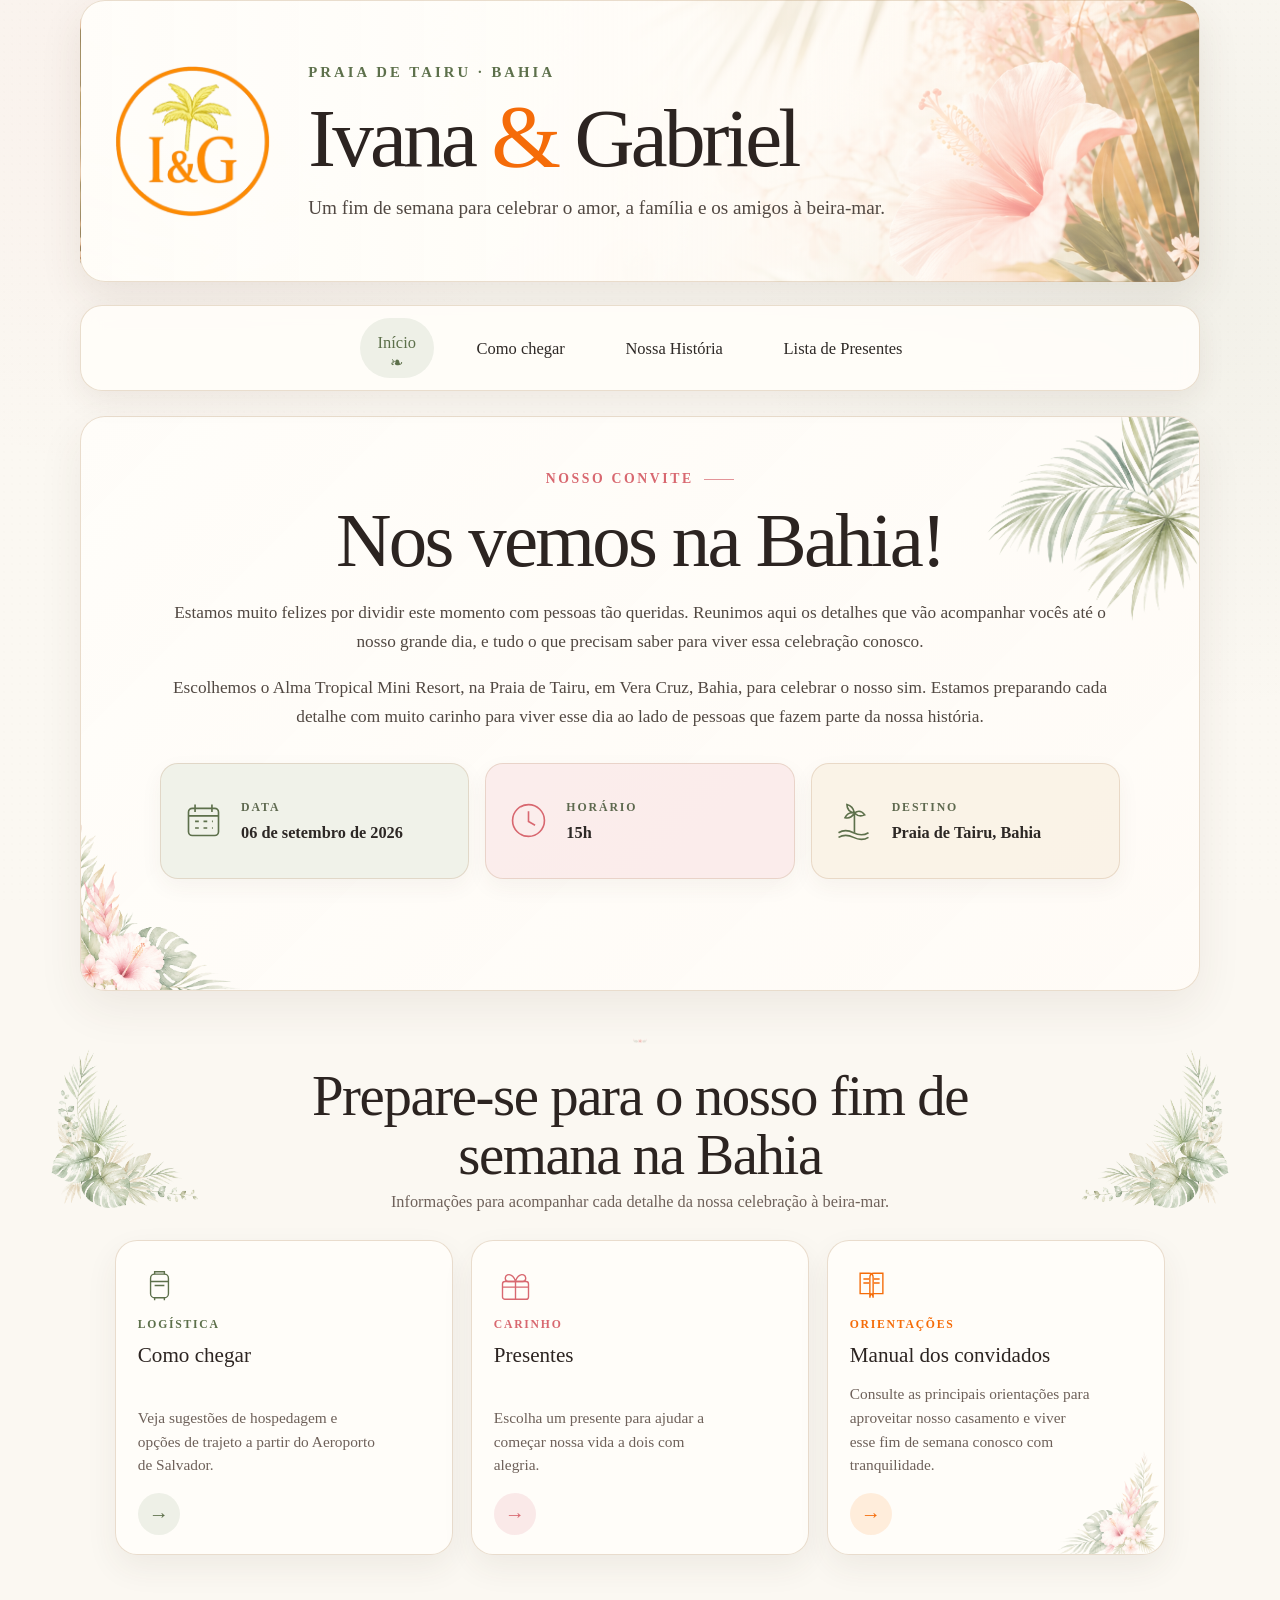
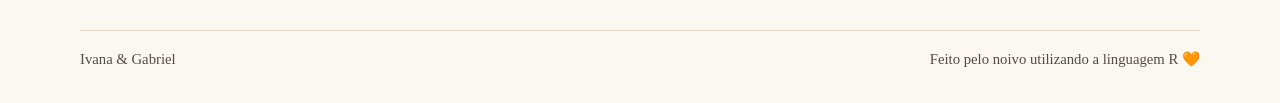
<file: index.html>
<!DOCTYPE html>
<html lang="pt-BR">
<head>
  <meta charset="utf-8">
  <meta name="viewport" content="width=device-width, initial-scale=1.0">
  <title>Ivana & Gabriel · Casamento</title>
  
<meta
  name="description"
  content="Nosso casamento será celebrado na Praia de Tairu, na Bahia. Reunimos aqui todos os detalhes para viver esse momento conosco."
>

<meta property="og:type" content="website">

<meta property="og:locale" content="pt_BR">

<meta
  property="og:title"
  content="Ivana & Gabriel · Casamento na Bahia"
>

<meta
  property="og:description"
  content="Estamos preparando cada detalhe com muito carinho para celebrar o nosso sim ao lado de pessoas especiais."
>

<meta
  property="og:url"
  content="https://gabrielorso.github.io/gabivana/"
>

<meta
  property="og:image"
  content="https://gabrielorso.github.io/gabivana/img/foto_preview.png"
>

<meta
  property="og:image:secure_url"
  content="https://gabrielorso.github.io/gabivana/img/foto_preview.png"
>

<meta property="og:image:type" content="image/png">

<meta property="og:image:width" content="1200">

<meta property="og:image:height" content="630">

<meta
  property="og:image:alt"
  content="Ivana e Gabriel — casamento na Praia de Tairu, Bahia"
>

<meta
  property="og:site_name"
  content="Casamento Ivana & Gabriel"
>
  <link rel="stylesheet" href="casamento.css">
</head>

<body class="home-page">
  <main class="content">
    <header class="wedding-header">
      <div class="monogram">
        <img src="img/IG.png" alt="Monograma de Ivana e Gabriel">
      </div>

      <div class="wedding-header-text">
        <p class="wedding-line1">Praia de Tairu · Bahia</p>
        <h1 class="wedding-line2">Ivana <span class="amp">&amp;</span> Gabriel</h1>
        <p class="wedding-line3">
          Um fim de semana para celebrar o amor, a família e os amigos à beira-mar.
        </p>
      </div>
    </header>

    <nav class="casamento-nav" aria-label="Navegação principal do casamento">
      <ul>
        <li><a class="active" href="index.html">Início</a></li>
        <!-- <li><a href="https://gabrielorso.shinyapps.io/Confirmacao" target="_blank" rel="noopener">Confirmar presença</a></li> -->
        <li><a href="como-chegar.html">Como chegar</a></li>
        <li><a href="historia.html">Nossa História</a></li>
        <li><a href="presentes.html">Lista de Presentes</a></li>
      </ul>
    </nav>

    <section class="hero-panel">
      <p class="eyebrow">Nosso convite</p>
      <h1>Nos vemos na Bahia!</h1>

      <p class="lead">
        Estamos muito felizes por dividir este momento com pessoas tão queridas. Reunimos aqui os detalhes que vão acompanhar vocês até o nosso grande dia, e tudo o que precisam saber para viver essa celebração conosco.
      </p>

      <p class="lead">
        Escolhemos o Alma Tropical Mini Resort, na Praia de Tairu, em Vera Cruz, Bahia, para celebrar o nosso sim. Estamos preparando cada detalhe com muito carinho para viver esse dia ao lado de pessoas que fazem parte da nossa história.
      </p>

      <div class="highlight-strip" aria-label="Informações principais">
        <div class="highlight-item">
          <span class="highlight-icon" aria-hidden="true">
            <svg viewBox="0 0 48 48" fill="none" stroke="currentColor">
              <rect x="8" y="11" width="32" height="29" rx="4"></rect>
              <path d="M15 7v8M33 7v8M8 19h32"></path>
              <path d="M15 25h4M24 25h4M33 25h1M15 32h4M24 32h4M33 32h1"></path>
            </svg>
          </span>
          <span>
            <span class="highlight-label">Data</span>
            <span class="highlight-value">06 de setembro de 2026</span>
          </span>
        </div>

        <div class="highlight-item">
          <span class="highlight-icon" aria-hidden="true">
            <svg viewBox="0 0 48 48" fill="none" stroke="currentColor">
              <circle cx="24" cy="24" r="17"></circle>
              <path d="M24 14v11l7 4"></path>
            </svg>
          </span>
          <span>
            <span class="highlight-label">Horário</span>
            <span class="highlight-value">15h</span>
          </span>
        </div>

        <div class="highlight-item">
          <span class="highlight-icon" aria-hidden="true">
            <svg viewBox="0 0 48 48" fill="none" stroke="currentColor">
              <path d="M25 37V16M25 16c-5-1-8 1-10 5 4 1 7 0 10-5Zm0 0c4-3 8-2 11 2-4 2-8 1-11-2Zm0 0c-1-5-4-8-8-9 0 5 3 8 8 9Z"></path>
              <path d="M8 37c5-3 10-3 16 0s11 3 16 0M8 42c5-3 10-3 16 0s11 3 16 0"></path>
            </svg>
          </span>
          <span>
            <span class="highlight-label">Destino</span>
            <span class="highlight-value">Praia de Tairu, Bahia</span>
          </span>
        </div>
      </div>
    </section>

    <section class="home-navigation-section" aria-labelledby="navegacao-site">
      <div class="home-section-heading">
        <img class="home-section-flower" src="img/flor-centro.png" alt="" aria-hidden="true">
        <h2 id="navegacao-site" class="section-title">Prepare-se para o nosso fim de semana na Bahia</h2>
        <p class="home-section-subtitle">
          Informações para acompanhar cada detalhe da nossa celebração à beira-mar.
        </p>
      </div>

      <div class="cards-grid">
        <!--
        <a href="https://gabrielorso.shinyapps.io/Confirmacao" target="_blank" rel="noopener">
          <div class="page-card">
            <span class="card-label">RSVP</span>
            <h3>Confirmar presença</h3>
            <p>Entre na página de confirmação e informe se poderá celebrar esse momento conosco.</p>
          </div>
        </a>
        -->

        <a href="como-chegar.html">
          <div class="page-card">
            <span class="card-icon" aria-hidden="true">
              <svg viewBox="0 0 48 48" fill="none" stroke="currentColor">
                <rect x="13" y="10" width="22" height="29" rx="5"></rect>
                <path d="M18 10V7h12v3M18 39v3M30 39v3M13 19h22M18 24h12"></path>
              </svg>
            </span>
            <span class="card-label">Logística</span>
            <h3>Como chegar</h3>
            <p>
              Veja sugestões de hospedagem e opções de trajeto a partir do Aeroporto de Salvador.
            </p>
            <span class="card-arrow" aria-hidden="true">→</span>
          </div>
        </a>

        <!--
        <a href="eventos.html">
          <div class="page-card">
            <span class="card-icon" aria-hidden="true">
              <svg viewBox="0 0 48 48" fill="none" stroke="currentColor">
                <path d="m24 6 4.8 11.2L41 18.4l-9.2 8 2.7 12L24 32.2 13.5 38.4l2.7-12-9.2-8 12.2-1.2L24 6Z"></path>
              </svg>
            </span>
            <span class="card-label">Fim de semana</span>
            <h3>Eventos pré-casamento</h3>
            <p>
              Programação leve e opcional para quem quiser prolongar a experiência na Bahia.
            </p>
            <span class="card-arrow" aria-hidden="true">→</span>
          </div>
        </a>
        -->

        <a href="presentes.html">
          <div class="page-card">
            <span class="card-icon" aria-hidden="true">
              <svg viewBox="0 0 48 48" fill="none" stroke="currentColor">
                <rect x="8" y="19" width="32" height="22" rx="3"></rect>
                <path d="M24 19v22M8 26h32M24 19H15c-4 0-5-6-1-8 5-2 9 4 10 8Zm0 0h9c4 0 5-6 1-8-5-2-9 4-10 8Z"></path>
              </svg>
            </span>
            <span class="card-label">Carinho</span>
            <h3>Presentes</h3>
            <p>
              Escolha um presente para ajudar a começar nossa vida a dois com alegria.
            </p>
            <span class="card-arrow" aria-hidden="true">→</span>
          </div>
        </a>
        
        <a href="manual.html">
          <div class="page-card">
            <span class="card-icon" aria-hidden="true">
              <svg viewBox="0 0 48 48" fill="none" stroke="currentColor">
                <path d="M10 9h11c3 0 5 2 5 5v25c0-3-2-5-5-5H10V9Z"></path>
                <path d="M38 9H27c-3 0-5 2-5 5v25c0-3 2-5 5-5h11V9Z"></path>
                <path d="M14 16h7M14 21h7M27 16h7M27 21h7"></path>
              </svg>
            </span>
            <span class="card-label">Orientações</span>
            <h3>Manual dos convidados</h3>
            <p>
              Consulte as principais orientações para aproveitar nosso casamento
              e viver esse fim de semana conosco com tranquilidade.
            </p>
            <span class="card-arrow" aria-hidden="true">→</span>
          </div>
        </a>
        
      </div>
    </section>
    </main>

  <footer class="footer">
    <span>Ivana &amp; Gabriel</span>
    <span>Feito pelo noivo utilizando a linguagem R 🧡</span>
  </footer>
</body>
</html>
</file>
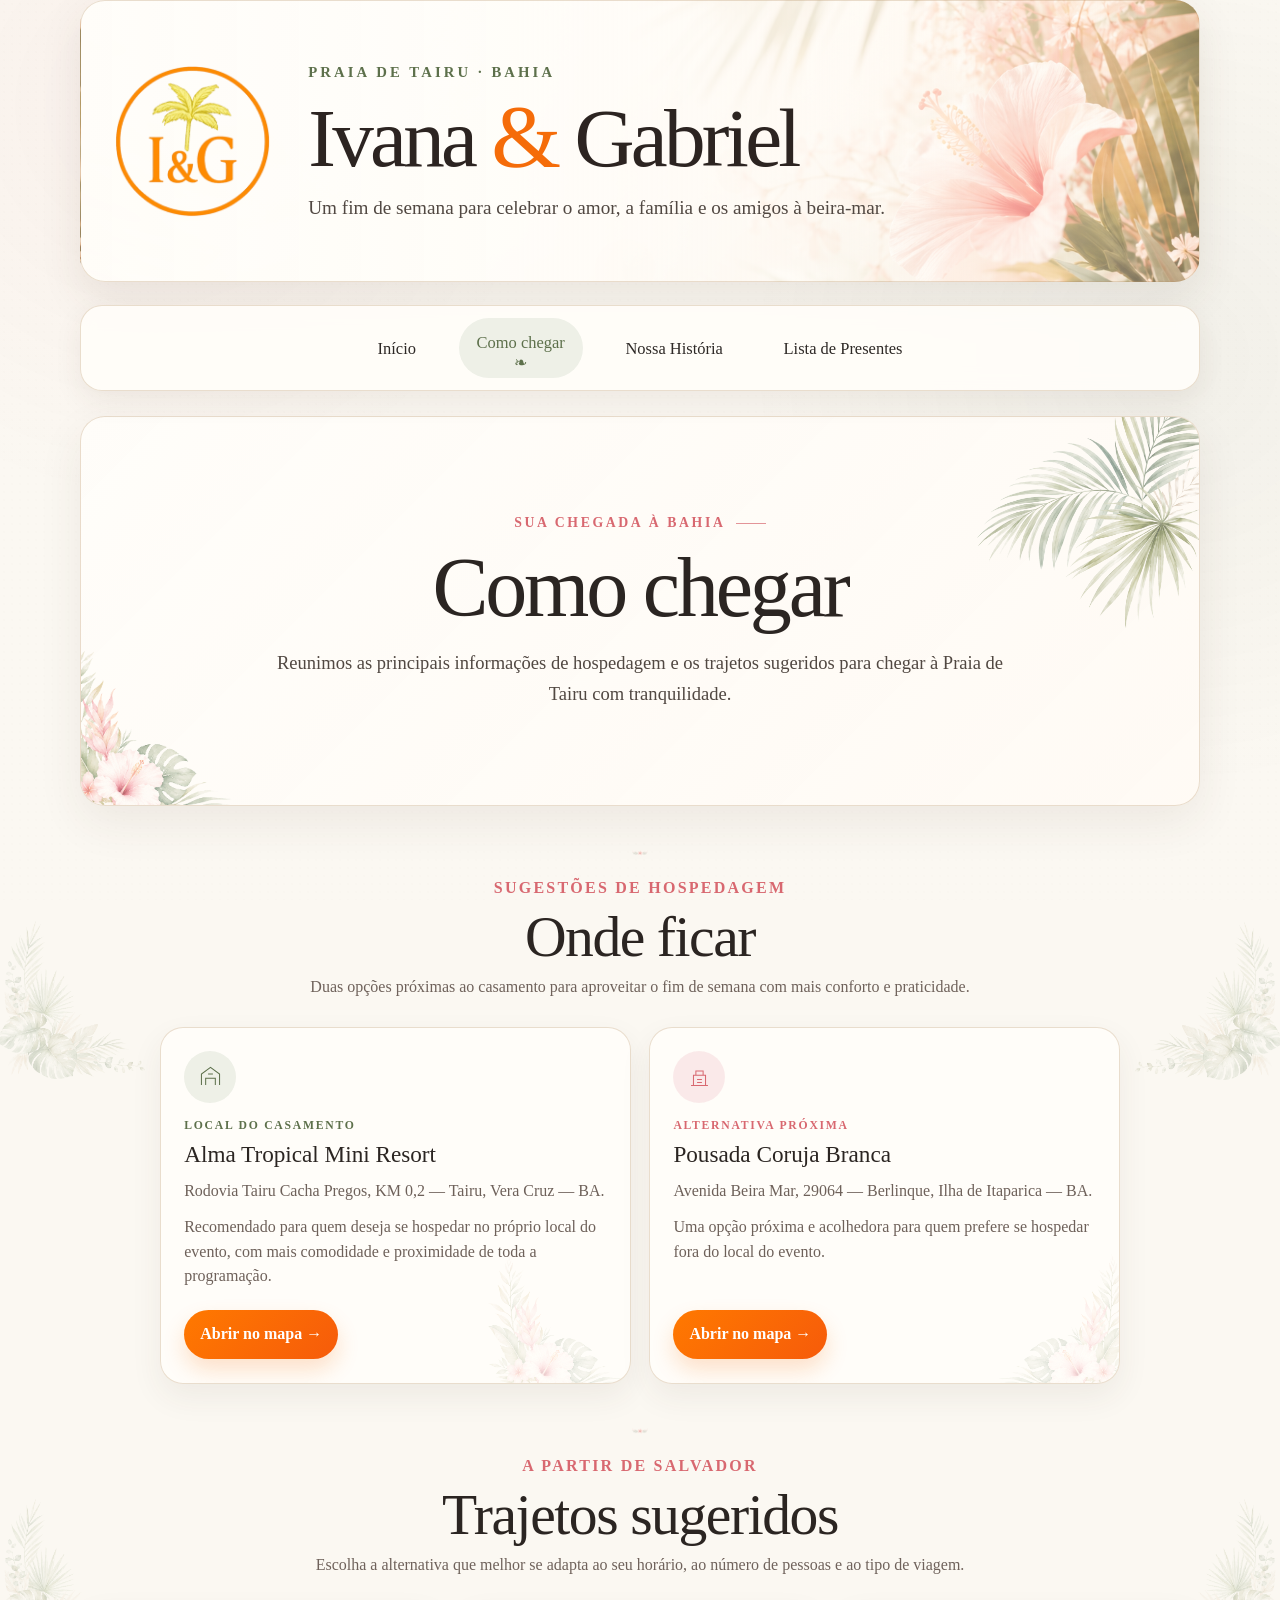
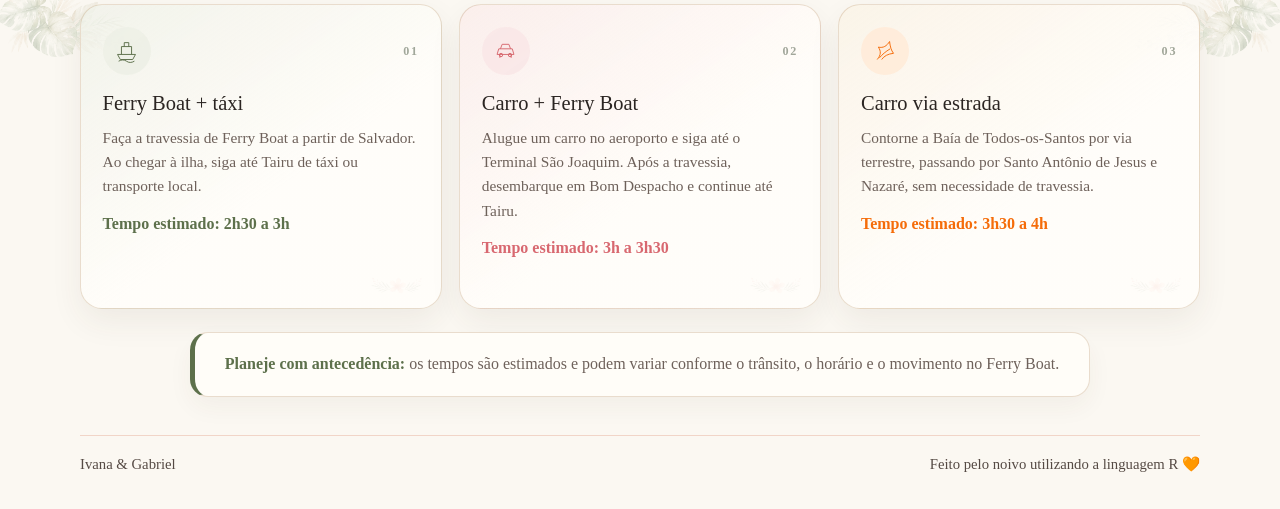
<file: como-chegar.html>
<!DOCTYPE html>
<html lang="pt-BR">
<head>
  <meta charset="utf-8">
  <meta name="viewport" content="width=device-width, initial-scale=1.0">

  <title>Como chegar · Ivana &amp; Gabriel</title>

  <link rel="stylesheet" href="casamento.css">

  <style>
    /* =========================================================
       COMO CHEGAR — VISUAL TROPICAL EDITORIAL
       Regras limitadas à página .directions-page.
       ========================================================= */

    .directions-page {
      --directions-green: #5d704b;
      --directions-green-soft: #eef0e7;
      --directions-coral: #d86870;
      --directions-orange: #f56c09;
      --directions-paper: rgba(255, 253, 249, 0.96);
      --directions-border: rgba(181, 145, 105, 0.30);
    }

    .directions-page .casamento-nav a.active::after {
      content: "❧";
    }

    /* Abertura */

    .directions-page .directions-hero {
      position: relative;
      isolation: isolate;
      overflow: hidden;
      min-height: 390px;
      display: grid;
      place-content: center;
      margin-bottom: 2rem;
      padding: clamp(2.5rem, 6vw, 5rem) clamp(1.4rem, 5vw, 4rem);
      border: 1px solid var(--directions-border);
      border-radius: 25px;
      background:
        linear-gradient(
          135deg,
          rgba(255, 253, 249, 0.985),
          rgba(255, 250, 244, 0.95)
        );
      box-shadow: 0 17px 45px rgba(74, 57, 44, 0.08);
      text-align: center;
    }

    .directions-page .directions-hero::before {
      content: "";
      position: absolute;
      z-index: -1;
      top: -4.5rem;
      right: -3rem;
      width: min(44%, 480px);
      height: min(82%, 430px);
      opacity: 0.60;
      background:
        url("img/folhas-direita.png")
        top right / contain
        no-repeat;
      pointer-events: none;
    }

    .directions-page .directions-hero::after {
      content: "";
      position: absolute;
      z-index: -1;
      left: -2.5rem;
      bottom: -2.6rem;
      width: min(30%, 320px);
      height: min(58%, 320px);
      opacity: 0.64;
      background:
        url("img/flores-inferior-esquerdo.png")
        bottom left / contain
        no-repeat;
      pointer-events: none;
    }

    .directions-page .directions-hero > * {
      position: relative;
      z-index: 1;
    }

    .directions-page .directions-hero .eyebrow {
      display: flex;
      width: max-content;
      max-width: 100%;
      align-items: center;
      justify-content: center;
      gap: 0.65rem;
      margin: 0 auto 0.8rem;
      color: var(--directions-coral);
      font-size: 0.86rem;
      letter-spacing: 0.19em;
    }

    .directions-page .directions-hero .eyebrow::after {
      content: "";
      width: 30px;
      height: 1px;
      background: currentColor;
      opacity: 0.7;
    }

    .directions-page .directions-hero h1 {
      width: 100%;
      max-width: 920px;
      margin: 0 auto 1.15rem;
      font-family:
        Baskerville,
        "Palatino Linotype",
        "Book Antiqua",
        Georgia,
        serif;
      font-size: clamp(3rem, 7vw, 5.25rem);
      line-height: 0.98;
      font-weight: 500;
      letter-spacing: -0.038em;
      text-align: center;
    }

    .directions-page .directions-hero .lead {
      width: 100%;
      max-width: 760px;
      margin: 0 auto;
      color: #514842;
      font-size: clamp(1rem, 2vw, 1.16rem);
      line-height: 1.66;
      text-align: center;
    }

    /* Cabeçalhos das seções */

    .directions-page .directions-section {
      position: relative;
      isolation: isolate;
      margin-bottom: 2rem;
    }

    .directions-page .directions-section::before,
    .directions-page .directions-section::after {
      content: "";
      position: absolute;
      z-index: -1;
      width: 170px;
      height: 235px;
      top: 2.8rem;
      opacity: 0.24;
      pointer-events: none;
      background:
        url("img/folhas-inferior-esquerdo.png")
        center / contain
        no-repeat;
    }

    .directions-page .directions-section::before {
      left: -5.5rem;
    }

    .directions-page .directions-section::after {
      right: -5.5rem;
      transform: scaleX(-1);
    }

    .directions-page .directions-heading {
      max-width: 800px;
      margin: 0 auto 1.65rem;
      text-align: center;
    }

    .directions-page .directions-heading img {
      display: block;
      width: 54px;
      height: 30px;
      margin: 0 auto 0.25rem;
      object-fit: contain;
    }

    .directions-page .directions-heading .eyebrow {
      margin-bottom: 0.4rem;
      color: var(--directions-coral);
    }

    .directions-page .directions-heading h2 {
      margin: 0;
      font-family:
        Baskerville,
        "Palatino Linotype",
        "Book Antiqua",
        Georgia,
        serif;
      font-size: clamp(2.35rem, 4.7vw, 3.6rem);
      line-height: 1.05;
      font-weight: 500;
      letter-spacing: -0.025em;
    }

    .directions-page .directions-heading p {
      max-width: 680px;
      margin: 0.5rem auto 0;
      color: #6f625b;
      font-size: 1rem;
      line-height: 1.55;
    }

    /* Hospedagem */

    .directions-page .lodging-grid {
      display: grid;
      grid-template-columns: repeat(2, minmax(0, 1fr));
      gap: 1.15rem;
      max-width: 960px;
      margin: 0 auto;
    }

    .directions-page .lodging-card {
      position: relative;
      overflow: hidden;
      min-height: 350px;
      display: flex;
      flex-direction: column;
      padding: 1.45rem;
      border: 1px solid var(--directions-border);
      border-radius: 23px;
      background: var(--directions-paper);
      box-shadow: 0 13px 32px rgba(74, 57, 44, 0.07);
      transition:
        transform 0.18s ease,
        box-shadow 0.18s ease,
        border-color 0.18s ease;
    }

    .directions-page .lodging-card:hover {
      transform: translateY(-5px);
      border-color: rgba(216, 104, 112, 0.42);
      box-shadow: 0 20px 42px rgba(74, 57, 44, 0.12);
    }

    .directions-page .lodging-card::after {
      content: "";
      position: absolute;
      right: -1.7rem;
      bottom: -1.9rem;
      width: 180px;
      height: 165px;
      opacity: 0.20;
      background:
        url("img/flores-inferior-esquerdo.png")
        center / contain
        no-repeat;
      pointer-events: none;
    }

    .directions-page .lodging-card:nth-child(2)::after {
      transform: scaleX(-1);
    }

    .directions-page .lodging-icon {
      width: 52px;
      height: 52px;
      display: grid;
      place-items: center;
      margin-bottom: 0.85rem;
      border-radius: 50%;
      background: var(--directions-green-soft);
      color: var(--directions-green);
    }

    .directions-page .lodging-card:nth-child(2) .lodging-icon {
      background: rgba(250, 232, 232, 0.88);
      color: var(--directions-coral);
    }

    .directions-page .lodging-icon svg {
      width: 29px;
      height: 29px;
      stroke-width: 1.7;
    }

    .directions-page .lodging-card .card-label {
      position: relative;
      z-index: 1;
      color: var(--directions-green);
      font-size: 0.73rem;
      letter-spacing: 0.15em;
    }

    .directions-page .lodging-card:nth-child(2) .card-label {
      color: var(--directions-coral);
    }

    .directions-page .lodging-card h3 {
      position: relative;
      z-index: 1;
      margin: 0.3rem 0 0.65rem;
      font-size: 1.45rem;
      line-height: 1.2;
      font-weight: 500;
    }

    .directions-page .lodging-card p {
      position: relative;
      z-index: 1;
      margin: 0 0 0.7rem;
      color: var(--muted);
      line-height: 1.55;
    }

    .directions-page .lodging-card .button-row {
      position: relative;
      z-index: 2;
      margin-top: auto;
      padding-top: 0.6rem;
    }

    .directions-page .map-button {
      display: inline-flex;
      align-items: center;
      justify-content: center;
      gap: 0.45rem;
      border: 0;
      border-radius: 999px;
      padding: 0.72rem 1rem;
      background:
        linear-gradient(
          135deg,
          #ff7900,
          #f65b0a
        );
      color: #fff;
      box-shadow: 0 11px 22px rgba(245, 108, 9, 0.20);
      text-decoration: none;
      font-weight: 700;
      transition:
        transform 0.16s ease,
        box-shadow 0.16s ease;
    }

    .directions-page .map-button:hover {
      transform: translateY(-2px);
      box-shadow: 0 14px 28px rgba(245, 108, 9, 0.27);
    }

    /* Rotas */

    .directions-page .routes-grid {
      display: grid;
      grid-template-columns: repeat(3, minmax(0, 1fr));
      gap: 1.1rem;
    }

    .directions-page .route-card {
      position: relative;
      overflow: hidden;
      min-height: 305px;
      padding: 1.35rem;
      border: 1px solid var(--directions-border);
      border-radius: 22px;
      background: var(--directions-paper);
      box-shadow: 0 13px 32px rgba(74, 57, 44, 0.07);
    }

    .directions-page .route-card:nth-child(1) {
      background:
        linear-gradient(
          145deg,
          rgba(238, 240, 231, 0.72),
          rgba(255, 253, 249, 0.97) 58%
        );
    }

    .directions-page .route-card:nth-child(2) {
      background:
        linear-gradient(
          145deg,
          rgba(250, 232, 232, 0.62),
          rgba(255, 253, 249, 0.97) 58%
        );
    }

    .directions-page .route-card:nth-child(3) {
      background:
        linear-gradient(
          145deg,
          rgba(250, 242, 229, 0.76),
          rgba(255, 253, 249, 0.97) 58%
        );
    }

    .directions-page .route-card::after {
      content: "";
      position: absolute;
      right: -1.2rem;
      bottom: -1.7rem;
      width: 125px;
      height: 100px;
      opacity: 0.12;
      background:
        url("img/flor-centro.png")
        center / contain
        no-repeat;
      pointer-events: none;
    }

    .directions-page .route-card-top {
      display: flex;
      align-items: center;
      justify-content: space-between;
      gap: 1rem;
      margin-bottom: 1rem;
    }

    .directions-page .route-icon {
      width: 48px;
      height: 48px;
      display: grid;
      place-items: center;
      border-radius: 50%;
      background: rgba(238, 240, 231, 0.92);
      color: var(--directions-green);
    }

    .directions-page .route-card:nth-child(2) .route-icon {
      background: rgba(250, 232, 232, 0.92);
      color: var(--directions-coral);
    }

    .directions-page .route-card:nth-child(3) .route-icon {
      background: rgba(255, 236, 218, 0.92);
      color: var(--directions-orange);
    }

    .directions-page .route-icon svg {
      width: 27px;
      height: 27px;
      stroke-width: 1.7;
    }

    .directions-page .route-number {
      color: rgba(75, 89, 68, 0.52);
      font-size: 0.76rem;
      font-weight: 800;
      letter-spacing: 0.15em;
    }

    .directions-page .route-card h3 {
      position: relative;
      z-index: 1;
      margin: 0 0 0.65rem;
      font-size: 1.28rem;
      line-height: 1.2;
      font-weight: 500;
    }

    .directions-page .route-card p {
      position: relative;
      z-index: 1;
      margin: 0;
      color: var(--muted);
      font-size: 0.96rem;
      line-height: 1.58;
    }

    .directions-page .route-time {
      display: block;
      margin-top: 0.75rem;
      color: var(--directions-green);
      font-weight: 700;
    }

    .directions-page .route-card:nth-child(2) .route-time {
      color: var(--directions-coral);
    }

    .directions-page .route-card:nth-child(3) .route-time {
      color: var(--directions-orange);
    }

    .directions-page .travel-note {
      position: relative;
      overflow: hidden;
      max-width: 900px;
      margin: 1.4rem auto 0;
      padding: 1.15rem 1.35rem;
      border: 1px solid var(--directions-border);
      border-left: 5px solid var(--directions-green);
      border-radius: 18px;
      background: rgba(255, 253, 249, 0.92);
      box-shadow: 0 10px 25px rgba(74, 57, 44, 0.05);
      color: var(--muted);
      text-align: center;
    }

    .directions-page .travel-note strong {
      color: var(--directions-green);
    }

    @media (max-width: 900px) {
      .directions-page .routes-grid {
        grid-template-columns: repeat(2, minmax(0, 1fr));
      }

      .directions-page .route-card:last-child {
        grid-column: 1 / -1;
        max-width: 520px;
        width: 100%;
        justify-self: center;
      }
    }

    @media (max-width: 720px) {
      .directions-page .directions-hero {
        min-height: 0;
        padding: 2.1rem 1.25rem 2.6rem;
      }

      .directions-page .directions-hero::before {
        width: 58%;
        height: 52%;
        top: -1.7rem;
        right: -4rem;
        opacity: 0.25;
      }

      .directions-page .directions-hero::after {
        width: 44%;
        height: 34%;
        left: -3rem;
        bottom: -1.5rem;
        opacity: 0.31;
      }

      .directions-page .directions-section::before,
      .directions-page .directions-section::after {
        display: none;
      }

      .directions-page .lodging-grid,
      .directions-page .routes-grid {
        grid-template-columns: 1fr;
        max-width: 520px;
        margin-inline: auto;
      }

      .directions-page .route-card:last-child {
        grid-column: auto;
      }

      .directions-page .lodging-card,
      .directions-page .route-card {
        min-height: 0;
      }
    }
  </style>
</head>

<body class="home-page directions-page">
  <main class="content">
    <header class="wedding-header">
      <div class="monogram">
        <img
          src="img/IG.png"
          alt="Monograma de Ivana e Gabriel"
        >
      </div>

      <div class="wedding-header-text">
        <p class="wedding-line1">Praia de Tairu · Bahia</p>

        <h1 class="wedding-line2">
          Ivana <span class="amp">&amp;</span> Gabriel
        </h1>

        <p class="wedding-line3">
          Um fim de semana para celebrar o amor, a família e os amigos à beira-mar.
        </p>
      </div>
    </header>

    <nav
      class="casamento-nav"
      aria-label="Navegação principal do casamento"
    >
      <ul>
        <li><a href="index.html">Início</a></li>

        <li>
          <a class="active" href="como-chegar.html">
            Como chegar
          </a>
        </li>

        <li><a href="historia.html">Nossa História</a></li>
        <li><a href="presentes.html">Lista de Presentes</a></li>
      </ul>
    </nav>

    <section class="directions-hero">
      <p class="eyebrow">Sua chegada à Bahia</p>

      <h1>Como chegar</h1>

      <p class="lead">
        Reunimos as principais informações de hospedagem e os trajetos
        sugeridos para chegar à Praia de Tairu com tranquilidade.
      </p>
    </section>

    <section
      class="directions-section"
      aria-labelledby="onde-ficar"
    >
      <div class="directions-heading">
        <img
          src="img/flor-centro.png"
          alt=""
          aria-hidden="true"
        >

        <p class="eyebrow">Sugestões de hospedagem</p>

        <h2 id="onde-ficar">Onde ficar</h2>

        <p>
          Duas opções próximas ao casamento para aproveitar o fim de semana
          com mais conforto e praticidade.
        </p>
      </div>

      <div class="lodging-grid">
        <article class="lodging-card">
          <span class="lodging-icon" aria-hidden="true">
            <svg viewBox="0 0 48 48" fill="none" stroke="currentColor">
              <path d="M9 38V20l15-11 15 11v18"></path>
              <path d="M16 38V27h16v11M20 20h8"></path>
            </svg>
          </span>

          <span class="card-label">Local do casamento</span>

          <h3>Alma Tropical Mini Resort</h3>

          <p>
            Rodovia Tairu Cacha Pregos, KM 0,2 — Tairu, Vera Cruz — BA.
          </p>

          <p>
            Recomendado para quem deseja se hospedar no próprio local do evento,
            com mais comodidade e proximidade de toda a programação.
          </p>

          <div class="button-row">
            <a
              class="map-button"
              href="https://www.google.com/maps/search/?api=1&query=Alma%20Tropical%20Mini%20Resort%20Tairu%20Vera%20Cruz%20BA"
              target="_blank"
              rel="noopener"
            >
              Abrir no mapa →
            </a>
          </div>
        </article>

        <article class="lodging-card">
          <span class="lodging-icon" aria-hidden="true">
            <svg viewBox="0 0 48 48" fill="none" stroke="currentColor">
              <path d="M10 39h28M14 39V22h20v17M18 22v-7h12v7"></path>
              <path d="M20 29h8M20 34h8"></path>
            </svg>
          </span>

          <span class="card-label">Alternativa próxima</span>

          <h3>Pousada Coruja Branca</h3>

          <p>
            Avenida Beira Mar, 29064 — Berlinque, Ilha de Itaparica — BA.
          </p>

          <p>
            Uma opção próxima e acolhedora para quem prefere se hospedar
            fora do local do evento.
          </p>

          <div class="button-row">
            <a
              class="map-button"
              href="https://www.google.com/maps/search/?api=1&query=Pousada%20Coruja%20Branca%20Berlinque%20Ilha%20de%20Itaparica%20BA"
              target="_blank"
              rel="noopener"
            >
              Abrir no mapa →
            </a>
          </div>
        </article>
      </div>
    </section>

    <section
      class="directions-section"
      aria-labelledby="trajetos-sugeridos"
    >
      <div class="directions-heading">
        <img
          src="img/flor-centro.png"
          alt=""
          aria-hidden="true"
        >

        <p class="eyebrow">A partir de Salvador</p>

        <h2 id="trajetos-sugeridos">Trajetos sugeridos</h2>

        <p>
          Escolha a alternativa que melhor se adapta ao seu horário,
          ao número de pessoas e ao tipo de viagem.
        </p>
      </div>

      <div class="routes-grid">
        <article class="route-card">
          <div class="route-card-top">
            <span class="route-icon" aria-hidden="true">
              <svg viewBox="0 0 48 48" fill="none" stroke="currentColor">
                <path d="M8 31h32l-5 9H13l-5-9Z"></path>
                <path d="M15 31V17h18v14M20 17V10h8v7"></path>
                <path d="M10 43c5-3 10-3 14 0s9 3 14 0"></path>
              </svg>
            </span>

            <span class="route-number">01</span>
          </div>

          <h3>Ferry Boat + táxi</h3>

          <p>
            Faça a travessia de Ferry Boat a partir de Salvador. Ao chegar
            à ilha, siga até Tairu de táxi ou transporte local.
          </p>

          <span class="route-time">
            Tempo estimado: 2h30 a 3h
          </span>
        </article>

        <article class="route-card">
          <div class="route-card-top">
            <span class="route-icon" aria-hidden="true">
              <svg viewBox="0 0 48 48" fill="none" stroke="currentColor">
                <path d="M9 31h30l-3-10H12L9 31Z"></path>
                <path d="M15 21l3-8h12l3 8M14 31v6M34 31v6"></path>
                <circle cx="16" cy="32" r="3"></circle>
                <circle cx="32" cy="32" r="3"></circle>
              </svg>
            </span>

            <span class="route-number">02</span>
          </div>

          <h3>Carro + Ferry Boat</h3>

          <p>
            Alugue um carro no aeroporto e siga até o Terminal São Joaquim.
            Após a travessia, desembarque em Bom Despacho e continue até Tairu.
          </p>

          <span class="route-time">
            Tempo estimado: 3h a 3h30
          </span>
        </article>

        <article class="route-card">
          <div class="route-card-top">
            <span class="route-icon" aria-hidden="true">
              <svg viewBox="0 0 48 48" fill="none" stroke="currentColor">
                <path d="M11 40c7-8 7-15 2-22 9 2 15-2 20-10 1 9 3 16 7 21-10 1-17 5-21 11"></path>
                <path d="M15 37c5-6 11-11 19-16"></path>
              </svg>
            </span>

            <span class="route-number">03</span>
          </div>

          <h3>Carro via estrada</h3>

          <p>
            Contorne a Baía de Todos-os-Santos por via terrestre, passando
            por Santo Antônio de Jesus e Nazaré, sem necessidade de travessia.
          </p>

          <span class="route-time">
            Tempo estimado: 3h30 a 4h
          </span>
        </article>
      </div>

      <div class="travel-note">
        <strong>Planeje com antecedência:</strong>
        os tempos são estimados e podem variar conforme o trânsito,
        o horário e o movimento no Ferry Boat.
      </div>
    </section>
  </main>

  <footer class="footer">
    <span>Ivana &amp; Gabriel</span>
    <span>Feito pelo noivo utilizando a linguagem R 🧡</span>
  </footer>
</body>
</html>
</file>
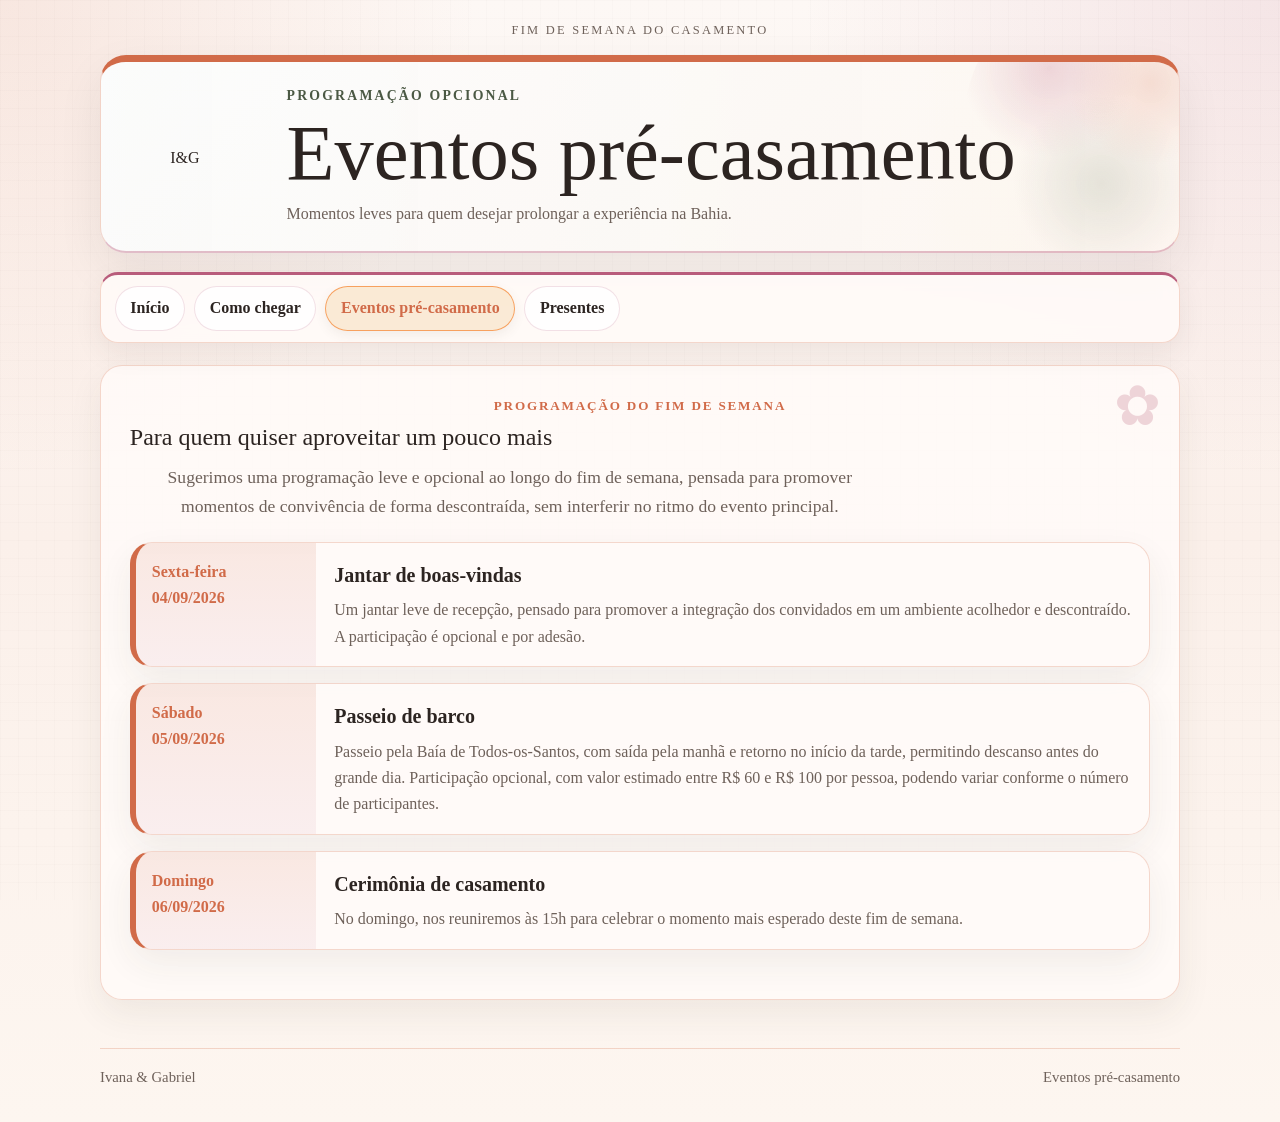
<file: eventos.html>
<!DOCTYPE html>
<html lang="pt-BR">
<head>
  <meta charset="utf-8">
  <meta name="viewport" content="width=device-width, initial-scale=1.0">
  <title>Eventos pré-casamento · Ivana & Gabriel</title>
  <link rel="stylesheet" href="casamento.css">
</head>
<body>
  <div class="wedding-topbar">Fim de semana do casamento</div>

  <main class="content">
    <header class="wedding-header">
      <div class="monogram"><span>I&amp;G</span></div>
      <div class="wedding-header-text">
        <p class="wedding-line1">Programação opcional</p>
        <h1 class="wedding-line2">Eventos pré-casamento</h1>
        <p class="wedding-line3">Momentos leves para quem desejar prolongar a experiência na Bahia.</p>
      </div>
    </header>

    <nav class="casamento-nav" aria-label="Navegação principal do casamento">
      <ul>
        <li><a href="index.html">Início</a></li>
        <!--
        <li><a href="https://gabrielorso.shinyapps.io/Confirmacao" target="_blank" rel="noopener">Confirmar presença</a></li>
        -->
        <li><a href="como-chegar.html">Como chegar</a></li>
        <li><a class="active" href="eventos.html">Eventos pré-casamento</a></li>
        <li><a href="presentes.html">Presentes</a></li>
      </ul>
    </nav>

    <section class="content-box">
      <p class="eyebrow">Programação do fim de semana</p>
      <h1>Para quem quiser aproveitar um pouco mais</h1>
      <p class="lead">
        Sugerimos uma programação leve e opcional ao longo do fim de semana,
        pensada para promover momentos de convivência de forma descontraída,
        sem interferir no ritmo do evento principal.
      </p>

      <div class="timeline">
        <article class="event-block">
          <div class="event-date">Sexta-feira<br>04/09/2026</div>
          <div class="event-body">
            <h3>Jantar de boas-vindas</h3>
            <p>
              Um jantar leve de recepção, pensado para promover a integração dos convidados
              em um ambiente acolhedor e descontraído. A participação é opcional e por adesão.
            </p>
          </div>
        </article>

        <article class="event-block">
          <div class="event-date">Sábado<br>05/09/2026</div>
          <div class="event-body">
            <h3>Passeio de barco</h3>
            <p>
              Passeio pela Baía de Todos-os-Santos, com saída pela manhã e retorno no início da tarde,
              permitindo descanso antes do grande dia. Participação opcional, com valor estimado entre
              R$ 60 e R$ 100 por pessoa, podendo variar conforme o número de participantes.
            </p>
          </div>
        </article>

        <article class="event-block">
          <div class="event-date">Domingo<br>06/09/2026</div>
          <div class="event-body">
            <h3>Cerimônia de casamento</h3>
            <p>
              No domingo, nos reuniremos às 15h para celebrar o momento mais esperado deste fim de semana.
            </p>
          </div>
        </article>
      </div>
    </section>
  </main>

  <footer class="footer">
    <span>Ivana &amp; Gabriel</span>
    <span>Eventos pré-casamento</span>
  </footer>
</body>
</html>
</file>
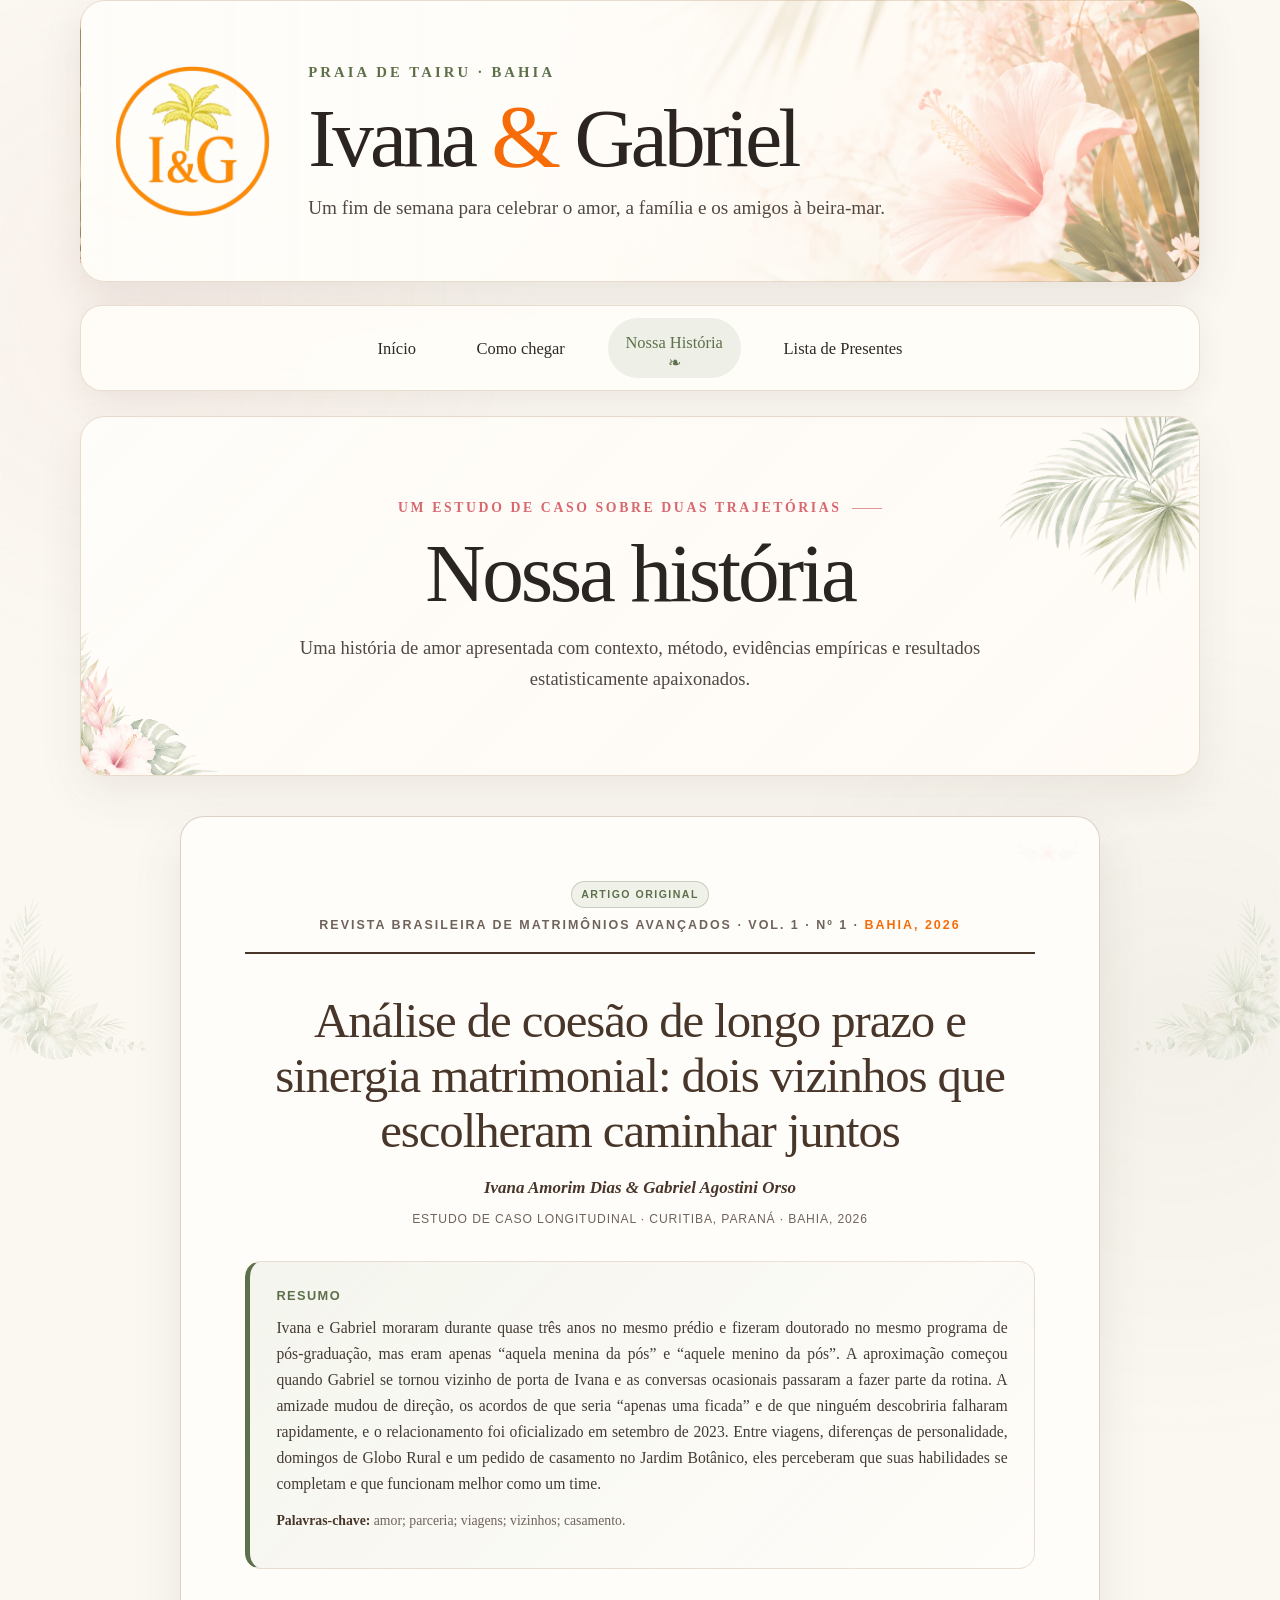
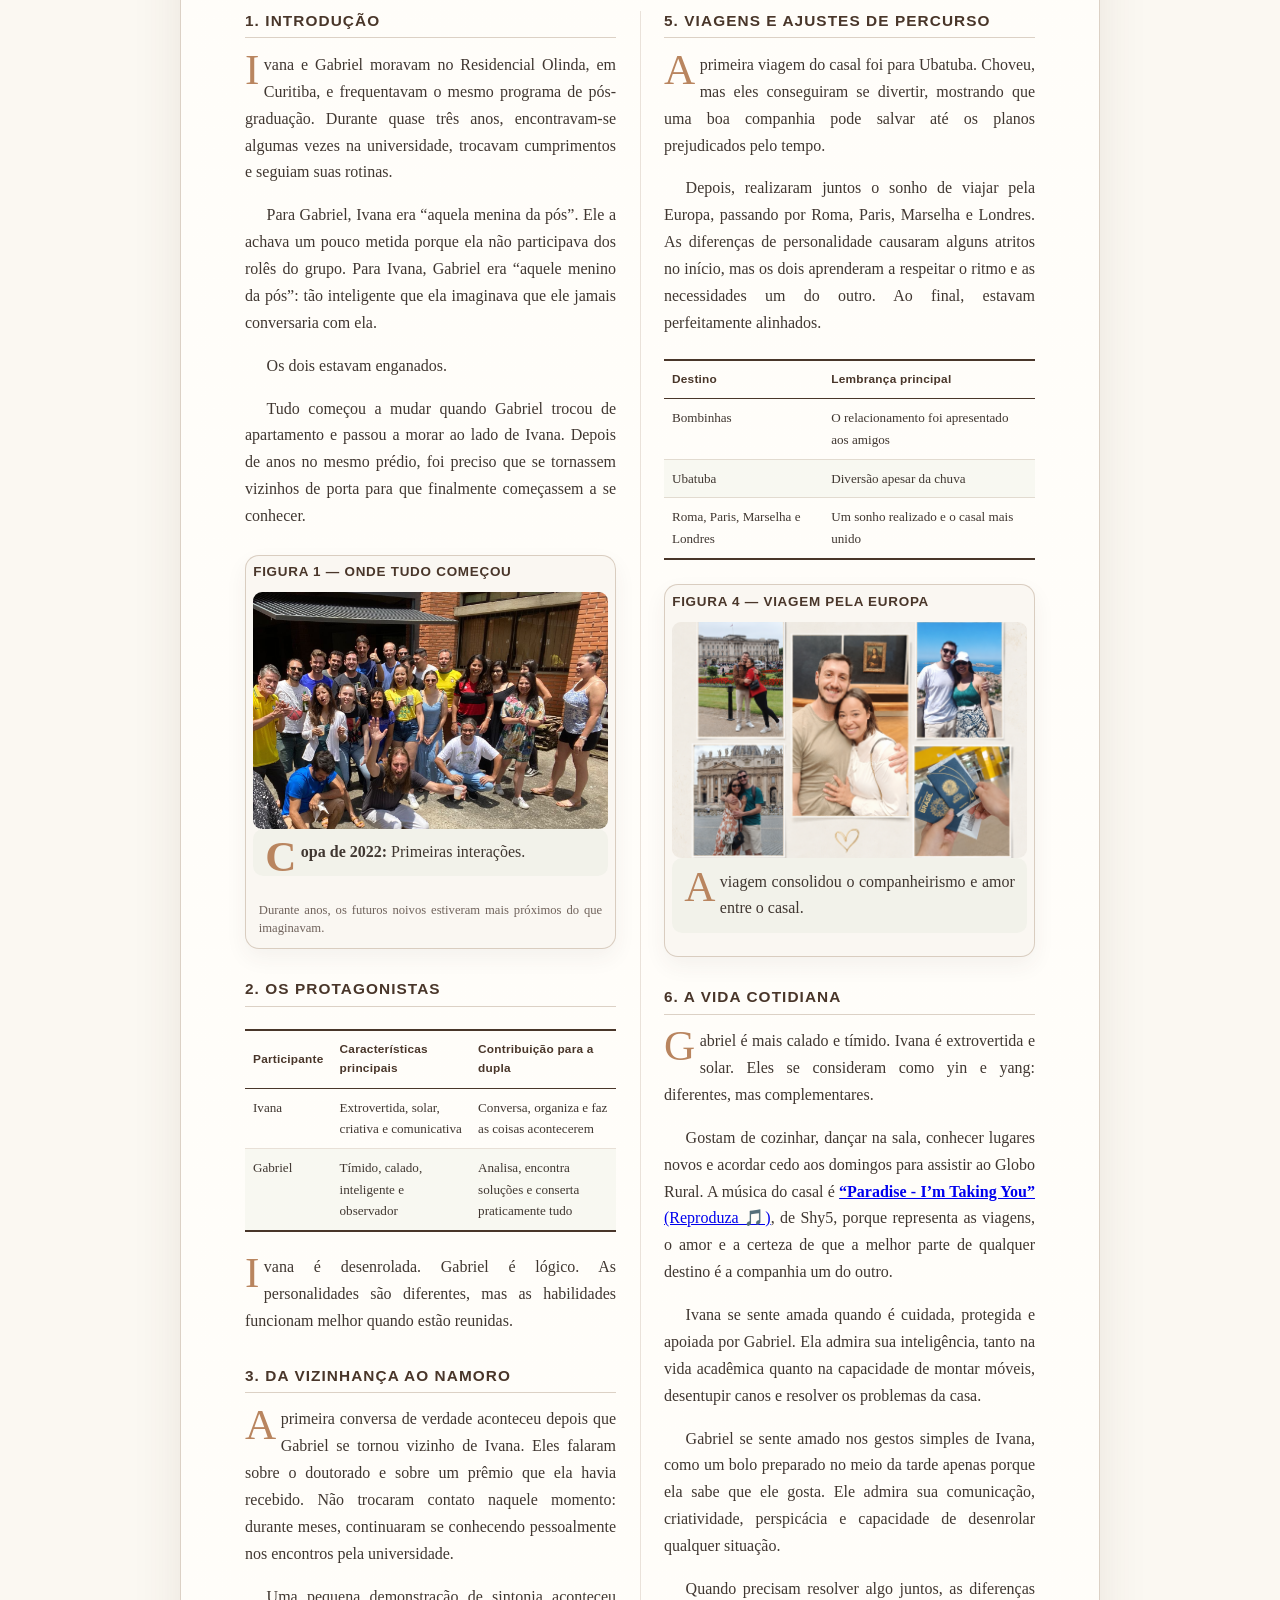
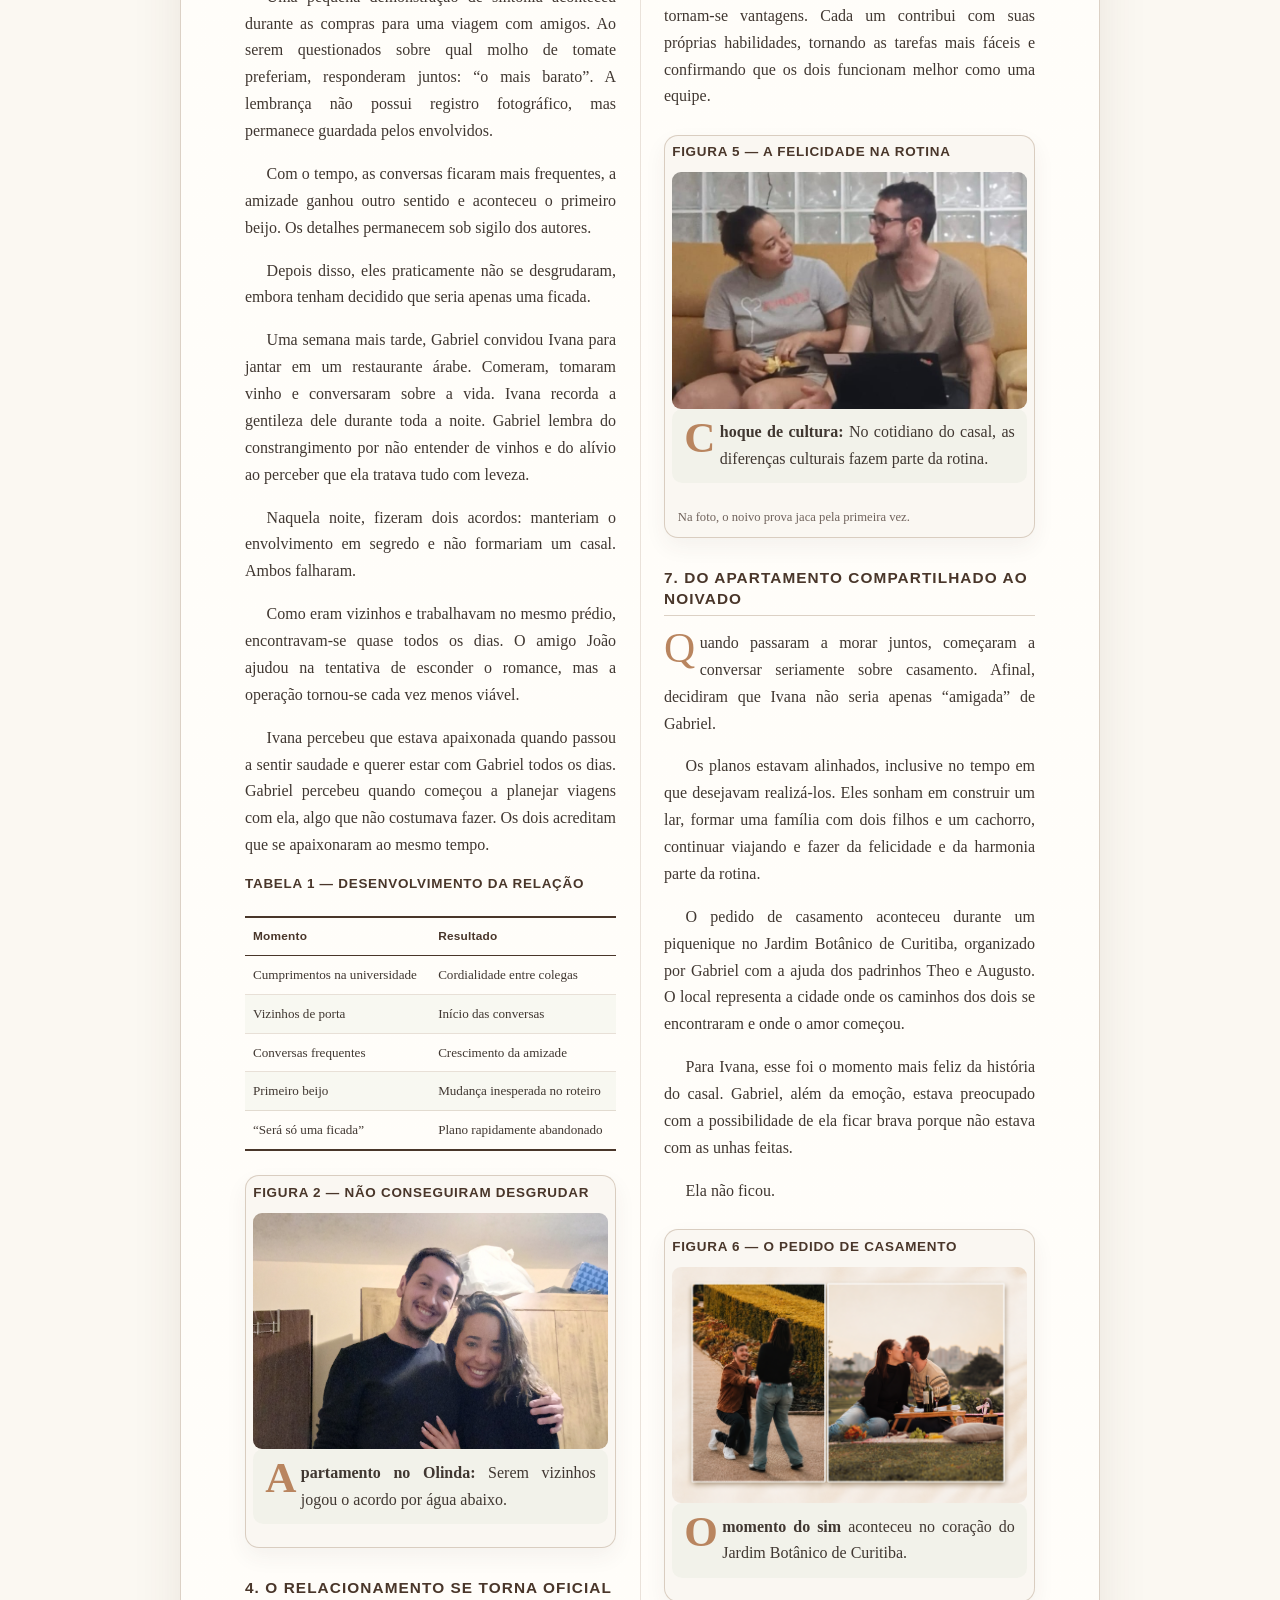
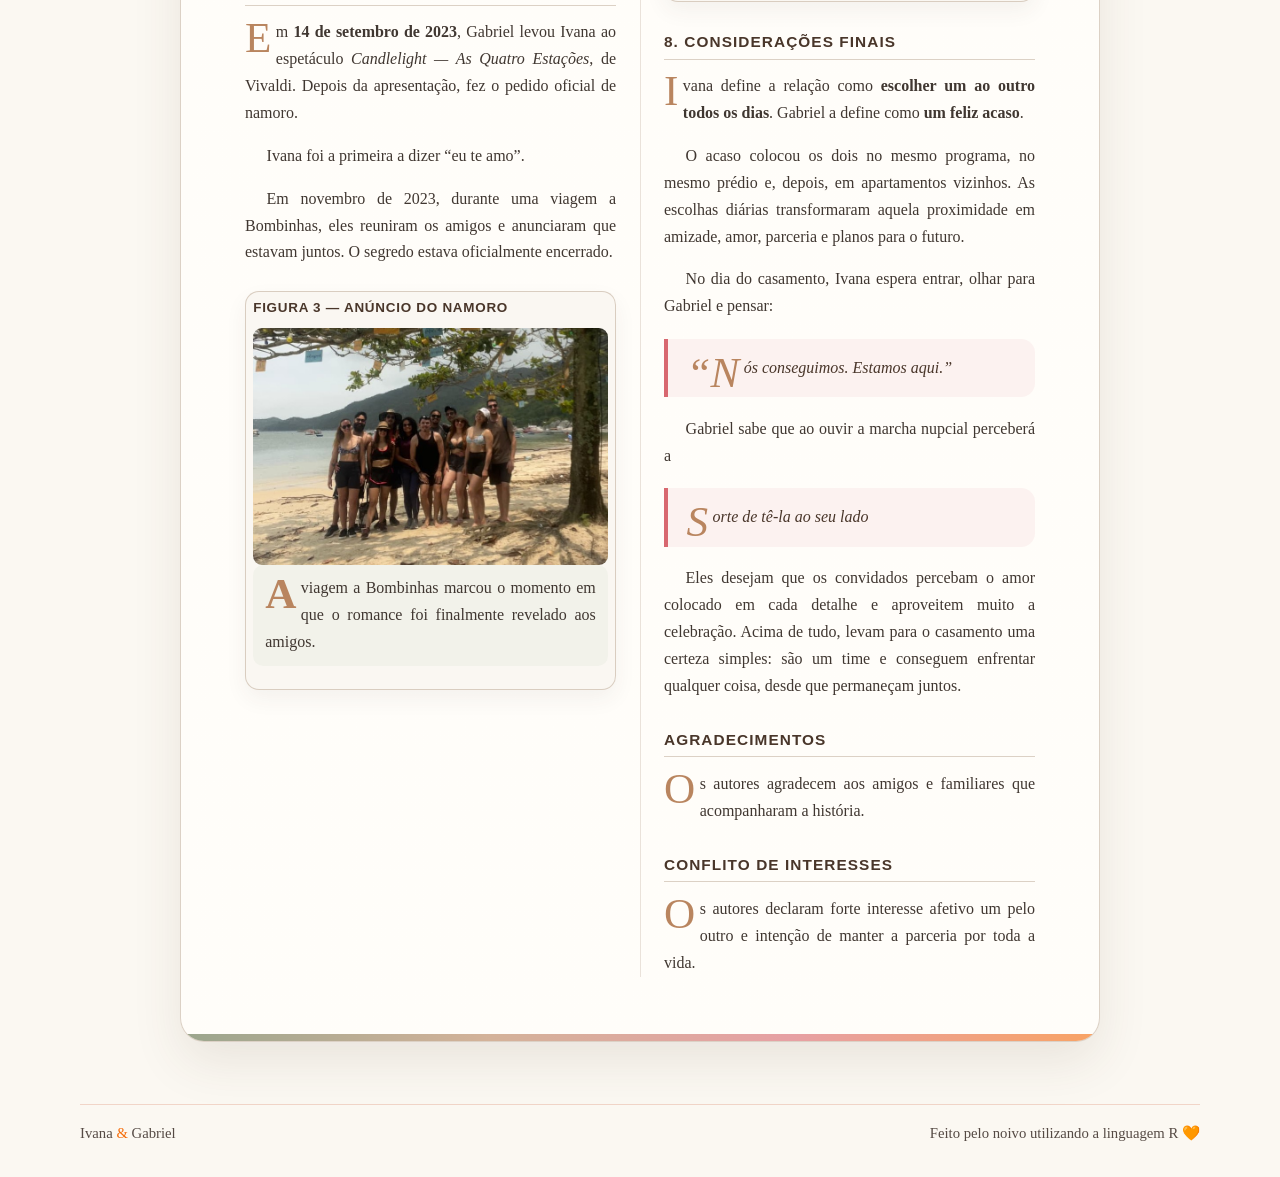
<file: historia.html>
<!DOCTYPE html>

<html lang="pt-BR">
<head>
<meta charset="utf-8"/>
<meta content="width=device-width, initial-scale=1.0" name="viewport"/>
<title>Nossa História · Ivana &amp; Gabriel</title>
<link href="casamento.css" rel="stylesheet"/>
<style>
    /* =========================================================
       NOSSA HISTÓRIA — ARTIGO CIENTÍFICO TROPICAL
       Estilos limitados à página .story-page.
       ========================================================= */

    .story-page {
      --story-ink: #302722;
      --story-deep: #49362a;
      --story-caramel: #b9855f;
      --story-orange: #f56c09;
      --story-coral: #d86870;
      --story-green: #5d704b;
      --story-muted: #70635c;
      --story-paper: rgba(255, 253, 249, 0.985);
      --story-rule: rgba(140, 106, 77, 0.30);
      --story-shadow: rgba(74, 57, 44, 0.10);
    }

    .story-page .casamento-nav a.active::after {
      content: "❧";
    }

    /* Abertura da página */

    .story-page .story-hero {
      position: relative;
      isolation: isolate;
      overflow: hidden;
      min-height: 360px;
      display: grid;
      place-content: center;
      margin-bottom: 2rem;
      padding: clamp(2.4rem, 6vw, 4.8rem) clamp(1.4rem, 5vw, 4rem);
      border: 1px solid var(--home-border);
      border-radius: 25px;
      background:
        linear-gradient(
          135deg,
          rgba(255, 253, 249, 0.985),
          rgba(255, 250, 244, 0.95)
        );
      box-shadow: 0 17px 45px rgba(74, 57, 44, 0.08);
      text-align: center;
    }

    .story-page .story-hero::before {
      content: "";
      position: absolute;
      z-index: -1;
      top: -4.7rem;
      right: -3rem;
      width: min(43%, 470px);
      height: min(82%, 420px);
      opacity: 0.56;
      background:
        url("img/folhas-direita.png")
        top right / contain
        no-repeat;
      pointer-events: none;
    }

    .story-page .story-hero::after {
      content: "";
      position: absolute;
      z-index: -1;
      left: -2.6rem;
      bottom: -2.6rem;
      width: min(30%, 320px);
      height: min(60%, 320px);
      opacity: 0.62;
      background:
        url("img/flores-inferior-esquerdo.png")
        bottom left / contain
        no-repeat;
      pointer-events: none;
    }

    .story-page .story-hero > * {
      position: relative;
      z-index: 1;
    }

    .story-page .story-hero .eyebrow {
      display: flex;
      width: max-content;
      max-width: 100%;
      align-items: center;
      justify-content: center;
      gap: 0.65rem;
      margin: 0 auto 0.8rem;
      color: var(--story-coral);
      font-size: 0.86rem;
      letter-spacing: 0.19em;
    }

    .story-page .story-hero .eyebrow::after {
      content: "";
      width: 30px;
      height: 1px;
      background: currentColor;
      opacity: 0.7;
    }

    .story-page .story-hero h1 {
      width: 100%;
      max-width: 940px;
      margin: 0 auto 1.15rem;
      font-family:
        Baskerville,
        "Palatino Linotype",
        "Book Antiqua",
        Georgia,
        serif;
      font-size: clamp(3rem, 7vw, 5.2rem);
      line-height: 0.98;
      font-weight: 500;
      letter-spacing: -0.038em;
      text-align: center;
    }

    .story-page .story-hero .lead {
      width: 100%;
      max-width: 780px;
      margin: 0 auto;
      color: #514842;
      font-size: clamp(1rem, 2vw, 1.16rem);
      line-height: 1.66;
      text-align: center;
    }

    /* Moldura do manuscrito */

    .story-page .paper-stage {
      position: relative;
      isolation: isolate;
      padding: 0.5rem 0 1.5rem;
    }

    .story-page .paper-stage::before,
    .story-page .paper-stage::after {
      content: "";
      position: absolute;
      z-index: -1;
      width: 175px;
      height: 245px;
      top: 3rem;
      opacity: 0.23;
      pointer-events: none;
      background:
        url("img/folhas-inferior-esquerdo.png")
        center / contain
        no-repeat;
    }

    .story-page .paper-stage::before {
      left: -5.7rem;
    }

    .story-page .paper-stage::after {
      right: -5.7rem;
      transform: scaleX(-1);
    }

    .story-page .paper-container {
      position: relative;
      overflow: hidden;
      width: min(920px, 100%);
      max-width: none;
      margin: 0 auto;
      padding: clamp(1.7rem, 5vw, 4rem);
      border: 1px solid var(--story-rule);
      border-radius: 24px;
      background:
        linear-gradient(
          rgba(255, 253, 249, 0.975),
          rgba(255, 253, 249, 0.975)
        ),
        radial-gradient(
          circle at 15% 10%,
          rgba(185, 133, 95, 0.05),
          transparent 28rem
        );
      box-shadow: 0 20px 50px var(--story-shadow);
      color: var(--story-ink);
    }

    .story-page .paper-container::before {
      content: "";
      position: absolute;
      top: -1.5rem;
      right: -1.5rem;
      width: 150px;
      height: 120px;
      opacity: 0.11;
      background:
        url("img/flor-centro.png")
        center / contain
        no-repeat;
      pointer-events: none;
    }

    .story-page .paper-container::after {
      content: "";
      position: absolute;
      left: 0;
      right: 0;
      bottom: 0;
      height: 7px;
      background:
        linear-gradient(
          90deg,
          var(--story-green),
          var(--story-caramel),
          var(--story-coral),
          var(--story-orange)
        );
      opacity: 0.62;
    }

    /* Cabeçalho editorial */

    .story-page .journal-header {
      position: relative;
      margin-bottom: 2.5rem;
      padding: 0 0 1rem;
      border-bottom: 2px solid var(--story-deep);
      color: var(--story-muted);
      font-family:
        Arial,
        Helvetica,
        sans-serif;
      font-size: 0.78rem;
      font-weight: 600;
      letter-spacing: 0.16em;
      line-height: 1.6;
      text-align: center;
      text-transform: uppercase;
    }

    .story-page .journal-header::before {
      content: "ARTIGO ORIGINAL";
      display: block;
      width: max-content;
      margin: 0 auto 0.55rem;
      padding: 0.25rem 0.55rem;
      border: 1px solid rgba(93, 112, 75, 0.28);
      border-radius: 999px;
      background: rgba(238, 240, 231, 0.86);
      color: var(--story-green);
      font-size: 0.66rem;
      letter-spacing: 0.14em;
    }

    .story-page .journal-header span {
      color: var(--story-orange);
      font-weight: 700;
    }

    .story-page .paper-title {
      max-width: 760px;
      margin: 0 auto 1rem;
      color: var(--story-deep);
      font-family:
        Baskerville,
        "Palatino Linotype",
        "Book Antiqua",
        Georgia,
        serif;
      font-size: clamp(2rem, 4.5vw, 3.05rem);
      line-height: 1.12;
      font-weight: 500;
      letter-spacing: -0.022em;
      text-align: center;
    }

    .story-page .orange-amp {
      color: var(--story-orange) !important;
      font-weight: 500;
    }

    .story-page .paper-authors {
      margin-bottom: 0.45rem;
      color: var(--story-deep);
      font-size: 1.06rem;
      font-style: italic;
      text-align: center;
    }

    .story-page .paper-affiliation {
      margin-bottom: 2rem;
      color: var(--story-muted);
      font-family:
        Arial,
        Helvetica,
        sans-serif;
      font-size: 0.76rem;
      letter-spacing: 0.07em;
      line-height: 1.6;
      text-align: center;
      text-transform: uppercase;
    }

    /* Resumo */

    .story-page .paper-abstract-box {
      position: relative;
      margin-bottom: 2.6rem;
      padding: 1.45rem 1.65rem;
      border: 1px solid rgba(185, 133, 95, 0.24);
      border-left: 5px solid var(--story-green);
      border-radius: 16px;
      background:
        linear-gradient(
          135deg,
          rgba(238, 240, 231, 0.62),
          rgba(255, 253, 249, 0.96)
        );
    }

    .story-page .paper-abstract-title {
      margin-bottom: 0.55rem;
      color: var(--story-green);
      font-family:
        Arial,
        Helvetica,
        sans-serif;
      font-size: 0.8rem;
      font-weight: 800;
      letter-spacing: 0.11em;
      text-transform: uppercase;
    }

    .story-page .paper-abstract-text {
      margin: 0;
      color: #453b35;
      font-size: 0.98rem;
      line-height: 1.66;
      text-align: justify;
    }

    .story-page .paper-keywords {
      margin-top: 0.85rem;
      color: var(--story-muted);
      font-size: 0.86rem;
      line-height: 1.5;
    }

    .story-page .paper-keywords strong {
      color: var(--story-deep);
    }

    /* Corpo científico */

    .story-page .paper-body {
      display: block;
      orphans: 3;
      widows: 3;
    }

    @media (min-width: 820px) {
      .story-page .paper-body {
        column-count: 2;
        column-gap: 3rem;
        column-rule: 1px solid rgba(140, 106, 77, 0.18);
      }
    }

    .story-page .paper-section {
      margin-bottom: 1.9rem;
      break-inside: avoid-column;
    }

    .story-page .paper-section h2 {
      margin: 0 0 0.85rem;
      padding-bottom: 0.35rem;
      border-bottom: 1px solid var(--story-rule);
      color: var(--story-deep);
      font-family:
        Arial,
        Helvetica,
        sans-serif;
      font-size: 0.96rem;
      font-weight: 800;
      letter-spacing: 0.07em;
      line-height: 1.35;
      text-transform: uppercase;
      break-after: avoid;
    }

    .story-page .paper-section p {
      margin: 0 0 1rem;
      color: #403731;
      font-size: 1rem;
      line-height: 1.68;
      text-align: justify;
      text-indent: 1.35rem;
    }

    .story-page .paper-section p:first-of-type {
      text-indent: 0;
    }

    .story-page .paper-section p:first-of-type::first-letter {
      float: left;
      margin: 0.08rem 0.28rem 0 0;
      color: var(--story-caramel);
      font-family:
        Baskerville,
        "Palatino Linotype",
        Georgia,
        serif;
      font-size: 2.7rem;
      line-height: 0.78;
    }

    /* Tabela */

    .story-page .paper-table {
      width: 100%;
      margin: 1.4rem 0;
      border-collapse: collapse;
      color: #403731;
      font-size: 0.82rem;
      break-inside: avoid;
    }

    .story-page .paper-table th {
      padding: 0.55rem 0.5rem;
      border-top: 2px solid var(--story-deep);
      border-bottom: 1px solid var(--story-deep);
      color: var(--story-deep);
      font-family:
        Arial,
        Helvetica,
        sans-serif;
      font-size: 0.74rem;
      letter-spacing: 0.02em;
      text-align: left;
    }

    .story-page .paper-table td {
      padding: 0.5rem;
      border-bottom: 1px solid rgba(140, 106, 77, 0.20);
      vertical-align: top;
    }

    .story-page .paper-table tbody tr:nth-child(even) {
      background: rgba(238, 240, 231, 0.40);
    }

    .story-page .paper-table tr:last-child td {
      border-bottom: 2px solid var(--story-deep);
    }

    /* Figura */

    .story-page .paper-figure {
      position: relative;
      overflow: hidden;
      margin: 1.55rem 0;
      padding: 0.45rem;
      border: 1px solid var(--story-rule);
      border-radius: 14px;
      background: #faf7f2;
      box-shadow: 0 9px 22px rgba(74, 57, 44, 0.06);
      break-inside: avoid;
    }

    .story-page .paper-figure img {
      display: block;
      width: 100%;
      height: auto;
      aspect-ratio: 3 / 2;
      border-radius: 9px;
      object-fit: cover;
    }

    .story-page .paper-figure-caption {
      padding: 0.55rem 0.35rem 0.2rem;
      color: var(--story-muted);
      font-size: 0.79rem;
      line-height: 1.45;
      text-align: justify;
    }

    .story-page .paper-figure-caption strong {
      color: var(--story-deep);
    }

    /* Referências */

    .story-page .paper-references {
      margin-top: 2rem;
      padding-top: 1.15rem;
      border-top: 2px solid var(--story-deep);
      break-inside: avoid;
    }

    .story-page .paper-references h3 {
      margin: 0 0 1rem;
      color: var(--story-deep);
      font-family:
        Arial,
        Helvetica,
        sans-serif;
      font-size: 0.92rem;
      font-weight: 800;
      letter-spacing: 0.08em;
      text-transform: uppercase;
    }

    .story-page .paper-references ol {
      margin: 0;
      padding-left: 1.25rem;
      color: var(--story-muted);
      font-size: 0.84rem;
      line-height: 1.55;
    }

    .story-page .paper-references li {
      margin-bottom: 0.65rem;
      padding-left: 0.2rem;
      text-align: justify;
    }

    /* Rodapé interno do manuscrito */

    .story-page .paper-container .paper-references::after {
      content: "Manuscrito aprovado por unanimidade afetiva e publicado para fins de celebração.";
      display: block;
      margin-top: 1.4rem;
      padding: 0.9rem 1rem;
      border-radius: 14px;
      background: rgba(250, 232, 232, 0.56);
      color: var(--story-coral);
      font-family:
        Arial,
        Helvetica,
        sans-serif;
      font-size: 0.75rem;
      font-weight: 700;
      letter-spacing: 0.035em;
      line-height: 1.45;
      text-align: center;
    }

    /* Responsividade */

    @media (max-width: 820px) {
      .story-page .paper-stage::before,
      .story-page .paper-stage::after {
        display: none;
      }
    }

    @media (max-width: 720px) {
      .story-page .story-hero {
        min-height: 0;
        padding: 2.1rem 1.25rem 2.6rem;
      }

      .story-page .story-hero::before {
        width: 58%;
        height: 52%;
        top: -1.7rem;
        right: -4rem;
        opacity: 0.24;
      }

      .story-page .story-hero::after {
        width: 44%;
        height: 34%;
        left: -3rem;
        bottom: -1.5rem;
        opacity: 0.30;
      }

      .story-page .paper-container {
        padding: 1.5rem 1.1rem 2rem;
        border-radius: 20px;
      }

      .story-page .paper-title {
        font-size: clamp(1.75rem, 8vw, 2.3rem);
      }

      .story-page .paper-abstract-box {
        padding: 1.15rem 1rem;
      }

      .story-page .paper-section p {
        text-align: left;
        text-indent: 0;
      }

      .story-page .paper-section p:first-of-type::first-letter {
        float: none;
        margin: 0;
        color: inherit;
        font: inherit;
      }

      .story-page .paper-table {
        font-size: 0.75rem;
      }

      .story-page .paper-table th,
      .story-page .paper-table td {
        padding: 0.45rem 0.35rem;
      }
    }
  
.story-page .paper-figure-title,
.story-page .paper-subheading {
  margin: 0 0 0.65rem;
  color: var(--story-deep);
  font-family: Arial, Helvetica, sans-serif;
  font-size: 0.84rem;
  font-weight: 800;
  letter-spacing: 0.055em;
  line-height: 1.4;
  text-transform: uppercase;
}

.story-page .paper-image-suggestion {
  margin: 0.65rem 0 0;
  padding: 0.65rem 0.75rem;
  border-radius: 10px;
  background: rgba(238, 240, 231, 0.65);
  color: var(--story-green);
  font-size: 0.78rem;
  line-height: 1.45;
  text-align: left;
  text-indent: 0;
}

.story-page .paper-quote {
  margin: 1.15rem 0;
  padding: 1rem 1.15rem;
  border-left: 4px solid var(--story-coral);
  border-radius: 0 14px 14px 0;
  background: rgba(250, 232, 232, 0.52);
  color: var(--story-deep);
  font-family: Baskerville, "Palatino Linotype", Georgia, serif;
  font-size: 1.05rem;
  font-style: italic;
  line-height: 1.6;
}

.story-page .paper-quote p {
  margin: 0;
  color: inherit;
  text-align: left;
  text-indent: 0;
}
</style>
</head>
<body class="home-page story-page">
<main class="content">
<header class="wedding-header">
<div class="monogram">
<img alt="Monograma de Ivana e Gabriel" src="img/IG.png"/>
</div>
<div class="wedding-header-text">
<p class="wedding-line1">Praia de Tairu · Bahia</p>
<h1 class="wedding-line2">
          Ivana <span class="amp">&amp;</span> Gabriel
        </h1>
<p class="wedding-line3">
          Um fim de semana para celebrar o amor, a família e os amigos à beira-mar.
        </p>
</div>
</header>
<nav aria-label="Navegação principal do casamento" class="casamento-nav">
<ul>
<li><a href="index.html">Início</a></li>
<li><a href="como-chegar.html">Como chegar</a></li>
<li>
<a aria-current="page" class="active" href="historia.html">
            Nossa História
          </a>
</li>
<li><a href="presentes.html">Lista de Presentes</a></li>
</ul>
</nav>
<section class="story-hero">
<p class="eyebrow">Um estudo de caso sobre duas trajetórias</p>
<h1>Nossa história</h1>
<p class="lead">Uma história de amor apresentada com contexto, método, evidências empíricas e resultados estatisticamente apaixonados.</p>
</section>
<div class="paper-stage">
<article class="paper-container">
<header class="journal-header">
  Revista Brasileira de Matrimônios Avançados · Vol. 1 · Nº 1 ·
  <span>Bahia, 2026</span>
</header>
<h1 class="paper-title">Análise de coesão de longo prazo e sinergia matrimonial: dois vizinhos que escolheram caminhar juntos</h1>
<div class="paper-authors"><strong>Ivana Amorim Dias &amp; Gabriel Agostini Orso</strong></div>
<div class="paper-affiliation">
  Estudo de caso longitudinal · Curitiba, Paraná · Bahia, 2026
</div>
<section class="paper-abstract-box"><div class="paper-abstract-title">Resumo</div><p class="paper-abstract-text">Ivana e Gabriel moraram durante quase três anos no mesmo prédio e fizeram doutorado no mesmo programa de pós-graduação, mas eram apenas “aquela menina da pós” e “aquele menino da pós”. A aproximação começou quando Gabriel se tornou vizinho de porta de Ivana e as conversas ocasionais passaram a fazer parte da rotina. A amizade mudou de direção, os acordos de que seria “apenas uma ficada” e de que ninguém descobriria falharam rapidamente, e o relacionamento foi oficializado em setembro de 2023. Entre viagens, diferenças de personalidade, domingos de Globo Rural e um pedido de casamento no Jardim Botânico, eles perceberam que suas habilidades se completam e que funcionam melhor como um time.</p><p class="paper-keywords"><strong>Palavras-chave:</strong> amor; parceria; viagens; vizinhos; casamento.</p></section>
<div class="paper-body">
<section class="paper-section"><h2>1. Introdução</h2><p>Ivana e Gabriel moravam no Residencial Olinda, em Curitiba, e frequentavam o mesmo programa de pós-graduação. Durante quase três anos, encontravam-se algumas vezes na universidade, trocavam cumprimentos e seguiam suas rotinas.</p><p>Para Gabriel, Ivana era “aquela menina da pós”. Ele a achava um pouco metida porque ela não participava dos rolês do grupo. Para Ivana, Gabriel era “aquele menino da pós”: tão inteligente que ela imaginava que ele jamais conversaria com ela.</p><p>Os dois estavam enganados.</p><p>Tudo começou a mudar quando Gabriel trocou de apartamento e passou a morar ao lado de Ivana. Depois de anos no mesmo prédio, foi preciso que se tornassem vizinhos de porta para que finalmente começassem a se conhecer.</p><figure class="paper-figure"><h3 class="paper-figure-title">Figura 1 — Onde tudo começou</h3><img alt="Figura 1 — Onde tudo começou" loading="lazy" src="img/foto_cifloma.jpeg"/><p class="paper-image-suggestion"><strong>Copa de 2022:</strong> Primeiras interações.</p><figcaption class="paper-figure-caption">Durante anos, os futuros noivos estiveram mais próximos do que imaginavam.</figcaption></figure></section><section class="paper-section"><h2>2. Os protagonistas</h2><table class="paper-table"><thead><tr><th>Participante</th><th>Características principais</th><th>Contribuição para a dupla</th></tr></thead><tbody><tr><td>Ivana</td><td>Extrovertida, solar, criativa e comunicativa</td><td>Conversa, organiza e faz as coisas acontecerem</td></tr><tr><td>Gabriel</td><td>Tímido, calado, inteligente e observador</td><td>Analisa, encontra soluções e conserta praticamente tudo</td></tr></tbody></table><p>Ivana é desenrolada. Gabriel é lógico. As personalidades são diferentes, mas as habilidades funcionam melhor quando estão reunidas.</p></section><section class="paper-section"><h2>3. Da vizinhança ao namoro</h2><p>A primeira conversa de verdade aconteceu depois que Gabriel se tornou vizinho de Ivana. Eles falaram sobre o doutorado e sobre um prêmio que ela havia recebido. Não trocaram contato naquele momento: durante meses, continuaram se conhecendo pessoalmente nos encontros pela universidade.</p><p>Uma pequena demonstração de sintonia aconteceu durante as compras para uma viagem com amigos. Ao serem questionados sobre qual molho de tomate preferiam, responderam juntos: “o mais barato”. A lembrança não possui registro fotográfico, mas permanece guardada pelos envolvidos.</p><p>Com o tempo, as conversas ficaram mais frequentes, a amizade ganhou outro sentido e aconteceu o primeiro beijo. Os detalhes permanecem sob sigilo dos autores.</p><p>Depois disso, eles praticamente não se desgrudaram, embora tenham decidido que seria apenas uma ficada.</p><p>Uma semana mais tarde, Gabriel convidou Ivana para jantar em um restaurante árabe. Comeram, tomaram vinho e conversaram sobre a vida. Ivana recorda a gentileza dele durante toda a noite. Gabriel lembra do constrangimento por não entender de vinhos e do alívio ao perceber que ela tratava tudo com leveza.</p><p>Naquela noite, fizeram dois acordos: manteriam o envolvimento em segredo e não formariam um casal. Ambos falharam.</p><p>Como eram vizinhos e trabalhavam no mesmo prédio, encontravam-se quase todos os dias. O amigo João ajudou na tentativa de esconder o romance, mas a operação tornou-se cada vez menos viável.</p><p>Ivana percebeu que estava apaixonada quando passou a sentir saudade e querer estar com Gabriel todos os dias. Gabriel percebeu quando começou a planejar viagens com ela, algo que não costumava fazer. Os dois acreditam que se apaixonaram ao mesmo tempo.</p><h3 class="paper-subheading">Tabela 1 — Desenvolvimento da relação</h3><table class="paper-table"><thead><tr><th>Momento</th><th>Resultado</th></tr></thead><tbody><tr><td>Cumprimentos na universidade</td><td>Cordialidade entre colegas</td></tr><tr><td>Vizinhos de porta</td><td>Início das conversas</td></tr><tr><td>Conversas frequentes</td><td>Crescimento da amizade</td></tr><tr><td>Primeiro beijo</td><td>Mudança inesperada no roteiro</td></tr><tr><td>“Será só uma ficada”</td><td>Plano rapidamente abandonado</td></tr></tbody></table><figure class="paper-figure"><h3 class="paper-figure-title">Figura 2 — Não conseguiram desgrudar</h3><img alt="Figura 2 — Não conseguiram desgrudar" loading="lazy" src="img/foto_olinda2.jpg"/><p class="paper-image-suggestion"><strong>Apartamento no Olinda:</strong> Serem vizinhos jogou o acordo por água abaixo.</figure></section><section class="paper-section"><h2>4. O relacionamento se torna oficial</h2><p>Em <strong>14 de setembro de 2023</strong>, Gabriel levou Ivana ao espetáculo <em>Candlelight — As Quatro Estações</em>, de Vivaldi. Depois da apresentação, fez o pedido oficial de namoro.</p><p>Ivana foi a primeira a dizer “eu te amo”.</p><p>Em novembro de 2023, durante uma viagem a Bombinhas, eles reuniram os amigos e anunciaram que estavam juntos. O segredo estava oficialmente encerrado.</p><figure class="paper-figure"><h3 class="paper-figure-title">Figura 3 — Anúncio do namoro</h3><img alt="Figura 3 — Anúncio do namoro" loading="lazy" src="img/foto_bombinhas2.jpg"/><p class="paper-image-suggestion"><strong>A</strong> viagem a Bombinhas marcou o momento em que o romance foi finalmente revelado aos amigos.</figure></section><section class="paper-section"><h2>5. Viagens e ajustes de percurso</h2><p>A primeira viagem do casal foi para Ubatuba. Choveu, mas eles conseguiram se divertir, mostrando que uma boa companhia pode salvar até os planos prejudicados pelo tempo.</p><p>Depois, realizaram juntos o sonho de viajar pela Europa, passando por Roma, Paris, Marselha e Londres. As diferenças de personalidade causaram alguns atritos no início, mas os dois aprenderam a respeitar o ritmo e as necessidades um do outro. Ao final, estavam perfeitamente alinhados.</p><table class="paper-table"><thead><tr><th>Destino</th><th>Lembrança principal</th></tr></thead><tbody><tr><td>Bombinhas</td><td>O relacionamento foi apresentado aos amigos</td></tr><tr><td>Ubatuba</td><td>Diversão apesar da chuva</td></tr><tr><td>Roma, Paris, Marselha e Londres</td><td>Um sonho realizado e o casal mais unido</td></tr></tbody></table><figure class="paper-figure"><h3 class="paper-figure-title">Figura 4 — Viagem pela Europa</h3><img alt="Imagem temporária para Figura 4 — Viagem pela Europa" loading="lazy" src="img/Composicao.png"/><p class="paper-image-suggestion">A viagem consolidou o companheirismo e amor entre o casal.</p></figure></section><section class="paper-section"><h2>6. A vida cotidiana</h2><p>Gabriel é mais calado e tímido. Ivana é extrovertida e solar. Eles se consideram como yin e yang: diferentes, mas complementares.</p><p>Gostam de cozinhar, dançar na sala, conhecer lugares novos e acordar cedo aos domingos para assistir ao Globo Rural. A música do casal é <a href="https://youtu.be/gB3xB_l5q-0?si=77y0pYG_raKNum0T" target="_blank"><strong>“Paradise - I’m Taking You”</strong> (Reproduza 🎵)</a>, de Shy5, porque representa as viagens, o amor e a certeza de que a melhor parte de qualquer destino é a companhia um do outro.</p><p>Ivana se sente amada quando é cuidada, protegida e apoiada por Gabriel. Ela admira sua inteligência, tanto na vida acadêmica quanto na capacidade de montar móveis, desentupir canos e resolver os problemas da casa.</p><p>Gabriel se sente amado nos gestos simples de Ivana, como um bolo preparado no meio da tarde apenas porque ela sabe que ele gosta. Ele admira sua comunicação, criatividade, perspicácia e capacidade de desenrolar qualquer situação.</p><p>Quando precisam resolver algo juntos, as diferenças tornam-se vantagens. Cada um contribui com suas próprias habilidades, tornando as tarefas mais fáceis e confirmando que os dois funcionam melhor como uma equipe.</p><figure class="paper-figure"><h3 class="paper-figure-title">Figura 5 — A felicidade na rotina</h3><img alt="Figura 5 — A felicidade na rotina" loading="lazy" src="img/foto_JACA2.jpg"/><p class="paper-image-suggestion"><strong>Choque de cultura:</strong> No cotidiano do casal, as diferenças culturais fazem parte da rotina.</p><figcaption class="paper-figure-caption">Na foto, o noivo prova jaca pela primeira vez.</figcaption></figure></section><section class="paper-section"><h2>7. Do apartamento compartilhado ao noivado</h2><p>Quando passaram a morar juntos, começaram a conversar seriamente sobre casamento. Afinal, decidiram que Ivana não seria apenas “amigada” de Gabriel.</p><p>Os planos estavam alinhados, inclusive no tempo em que desejavam realizá-los. Eles sonham em construir um lar, formar uma família com dois filhos e um cachorro, continuar viajando e fazer da felicidade e da harmonia parte da rotina.</p><p>O pedido de casamento aconteceu durante um piquenique no Jardim Botânico de Curitiba, organizado por Gabriel com a ajuda dos padrinhos Theo e Augusto. O local representa a cidade onde os caminhos dos dois se encontraram e onde o amor começou.</p><p>Para Ivana, esse foi o momento mais feliz da história do casal. Gabriel, além da emoção, estava preocupado com a possibilidade de ela ficar brava porque não estava com as unhas feitas.</p><p>Ela não ficou.</p><figure class="paper-figure"><h3 class="paper-figure-title">Figura 6 — O pedido de casamento</h3><img alt="Figura 6 — O pedido de casamento" loading="lazy" src="img/colagem_pedido.png"/><p class="paper-image-suggestion"><strong>O momento do sim</strong> aconteceu no coração do Jardim Botânico de Curitiba.</p></figure></section><section class="paper-section"><h2>8. Considerações finais</h2><p>Ivana define a relação como <strong>escolher um ao outro todos os dias</strong>. Gabriel a define como <strong>um feliz acaso</strong>.</p><p>O acaso colocou os dois no mesmo programa, no mesmo prédio e, depois, em apartamentos vizinhos. As escolhas diárias transformaram aquela proximidade em amizade, amor, parceria e planos para o futuro.</p><p>No dia do casamento, Ivana espera entrar, olhar para Gabriel e pensar:</p><blockquote class="paper-quote"><p>“Nós conseguimos. Estamos aqui.”</p></blockquote><p>Gabriel sabe que ao ouvir a marcha nupcial perceberá a</p><blockquote class='paper-quote'><p>Sorte de tê-la ao seu lado</p></blockquote><p>Eles desejam que os convidados percebam o amor colocado em cada detalhe e aproveitem muito a celebração. Acima de tudo, levam para o casamento uma certeza simples: são um time e conseguem enfrentar qualquer coisa, desde que permaneçam juntos.</p></section><section class="paper-section"><h2>Agradecimentos</h2><p>Os autores agradecem aos amigos e familiares que acompanharam a história.</p></section><section class="paper-section"><h2>Conflito de interesses</h2><p>Os autores declaram forte interesse afetivo um pelo outro e intenção de manter a parceria por toda a vida.</p></section>
</div>
</article>
</div>
</main>
<footer class="footer">
<span>Ivana <span class="orange-amp">&amp;</span> Gabriel</span>
<span>Feito pelo noivo utilizando a linguagem R 🧡</span>
</footer>
</body>
</html>
</file>
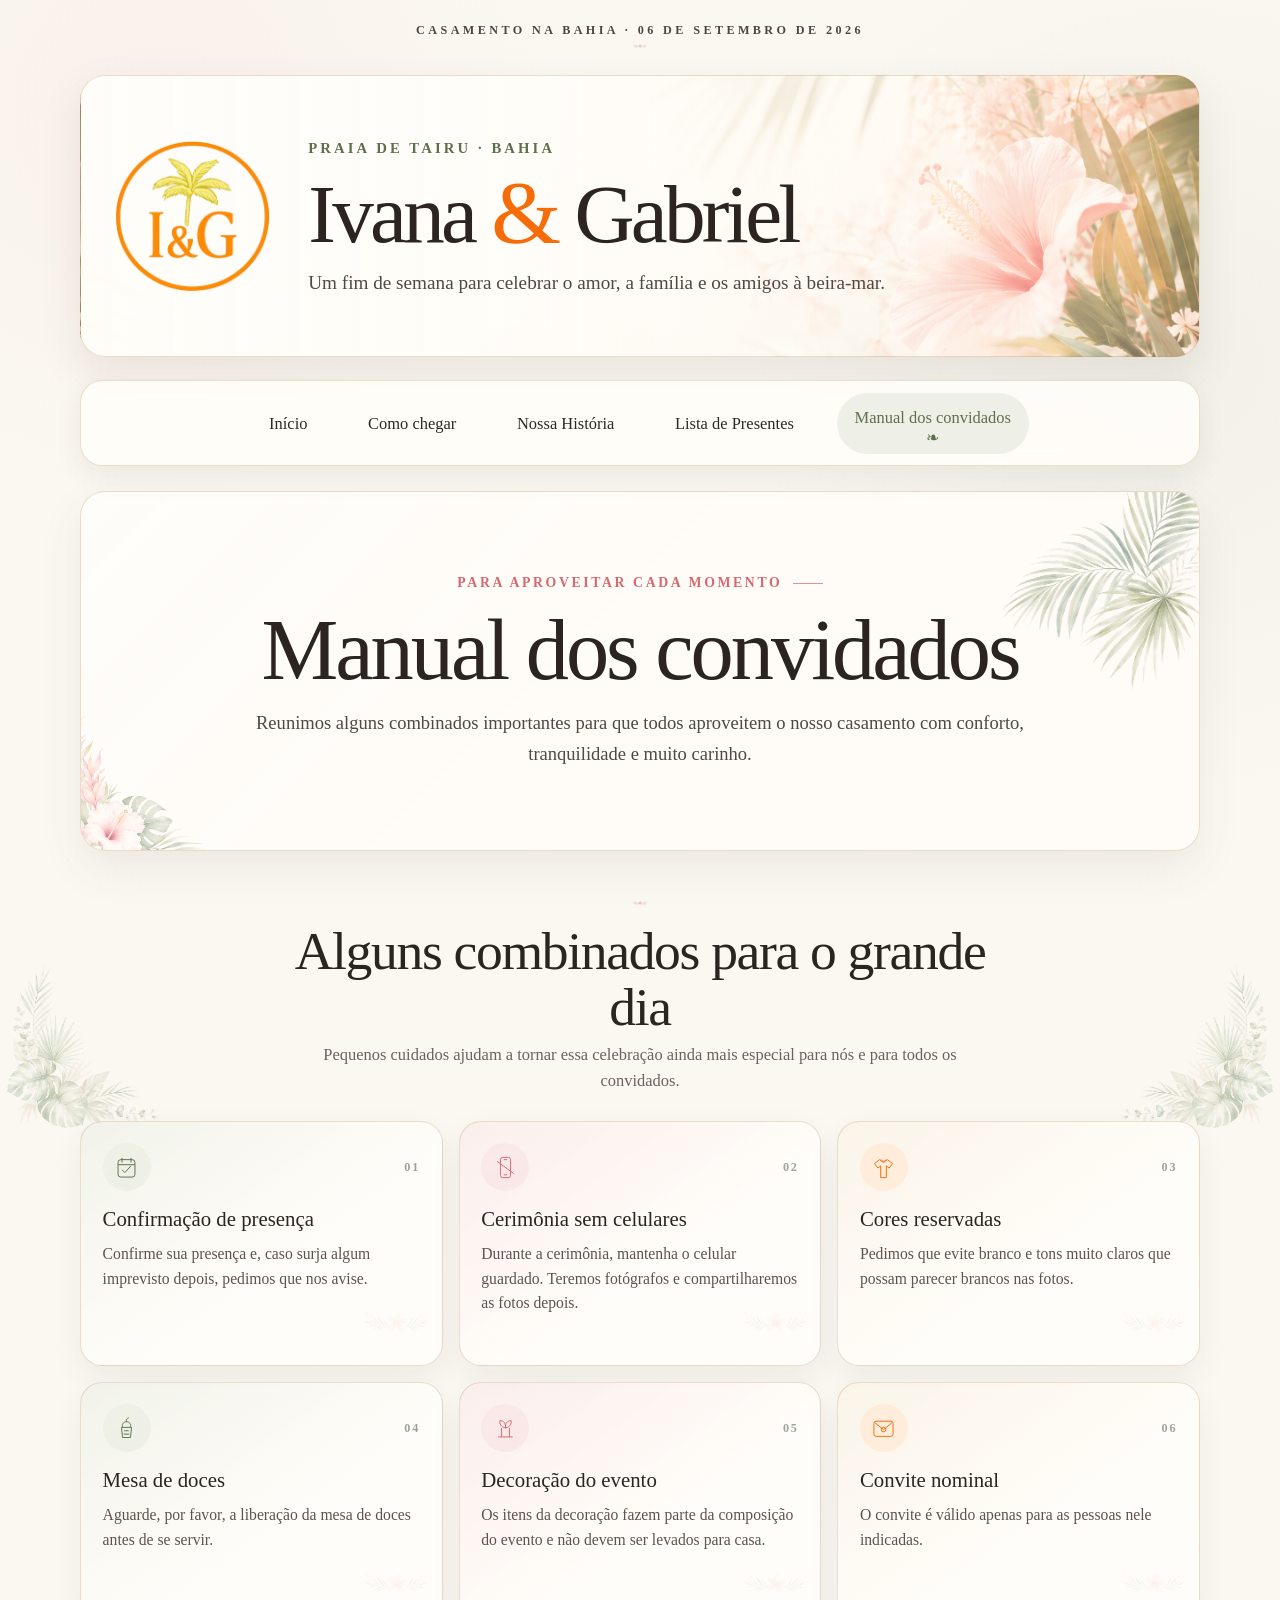
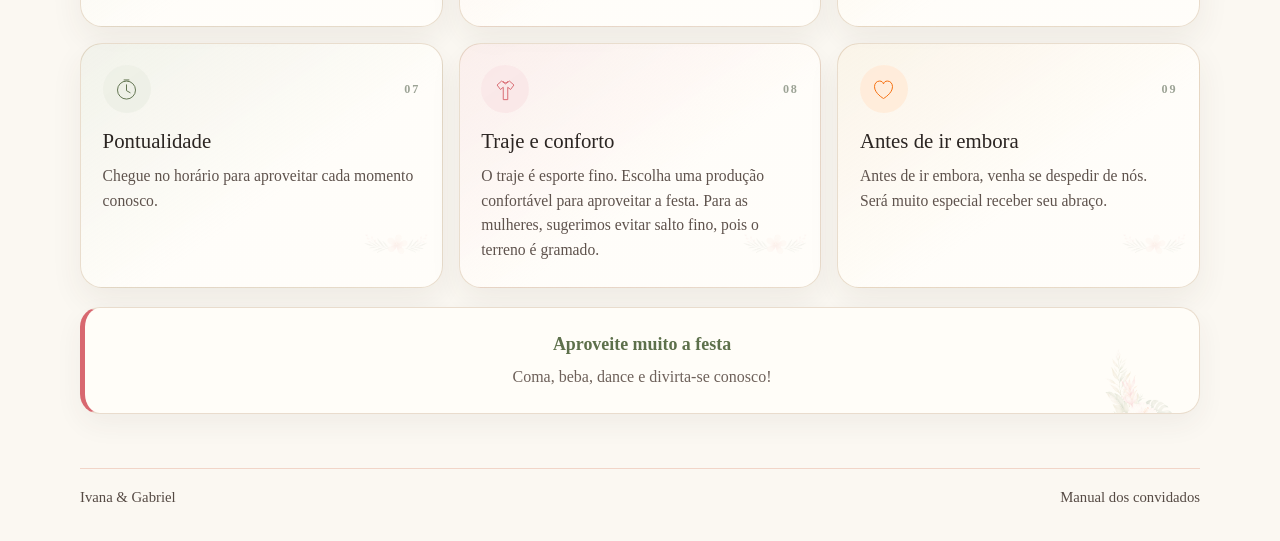
<file: manual.html>
<!DOCTYPE html>
<html lang="pt-BR">
<head>
  <meta charset="utf-8">
  <meta name="viewport" content="width=device-width, initial-scale=1.0">

  <title>Manual dos convidados · Ivana & Gabriel</title>

  <link rel="stylesheet" href="casamento.css">

  <style>
    /* =========================================================
       MANUAL DOS CONVIDADOS
       Estilos limitados a esta página.
       ========================================================= */

    .manual-page .casamento-nav a.active::after {
      content: "❧";
    }

    .manual-page .manual-hero {
      min-height: 360px;
      display: grid;
      place-content: center;
      padding: clamp(2.3rem, 6vw, 4.7rem) clamp(1.4rem, 5vw, 4rem);
      text-align: center;
    }

    .manual-page .manual-hero::before {
      width: min(36%, 390px);
      height: min(78%, 380px);
      top: -3.2rem;
      right: -2.5rem;
      opacity: 0.52;
    }

    .manual-page .manual-hero::after {
      width: min(25%, 280px);
      height: min(54%, 280px);
      left: -2.6rem;
      bottom: -2.1rem;
      opacity: 0.54;
    }

    .manual-page .manual-hero .eyebrow {
      width: max-content;
      max-width: 100%;
      margin: 0 auto 0.8rem;
    }

    .manual-page .manual-hero h1 {
      width: 100%;
      max-width: 920px;
      margin: 0 auto 1rem;
      font-family:
        Baskerville,
        "Palatino Linotype",
        "Book Antiqua",
        Georgia,
        serif;
      font-size: clamp(3rem, 7vw, 5.4rem);
      line-height: 0.98;
      letter-spacing: -0.035em;
      text-align: center;
    }

    .manual-page .manual-hero .lead {
      width: 100%;
      max-width: 780px;
      margin: 0 auto;
      font-size: clamp(1rem, 2vw, 1.16rem);
      line-height: 1.65;
      text-align: center;
    }

    .manual-page .manual-section {
      position: relative;
      isolation: isolate;
      margin-bottom: 1.5rem;
      padding: 0.2rem 0 1rem;
    }

    .manual-page .manual-section::before,
    .manual-page .manual-section::after {
      content: "";
      position: absolute;
      z-index: -1;
      width: 175px;
      height: 235px;
      top: 2.8rem;
      opacity: 0.36;
      pointer-events: none;
      background:
        url("img/folhas-inferior-esquerdo.png")
        center / contain
        no-repeat;
    }

    .manual-page .manual-section::before {
      left: -5rem;
    }

    .manual-page .manual-section::after {
      right: -5rem;
      transform: scaleX(-1);
    }

    .manual-page .manual-heading {
      max-width: 760px;
      margin: 0 auto 1.7rem;
      text-align: center;
    }

    .manual-page .manual-heading img {
      display: block;
      width: 54px;
      height: 30px;
      margin: 0 auto 0.3rem;
      object-fit: contain;
    }

    .manual-page .manual-heading h2 {
      margin: 0;
      font-family:
        Baskerville,
        "Palatino Linotype",
        "Book Antiqua",
        Georgia,
        serif;
      font-size: clamp(2.2rem, 4.5vw, 3.35rem);
      line-height: 1.05;
      font-weight: 500;
      letter-spacing: -0.025em;
    }

    .manual-page .manual-heading p {
      max-width: 650px;
      margin: 0.45rem auto 0;
      color: var(--muted);
      font-size: 1.03rem;
      line-height: 1.55;
    }

    .manual-page .manual-grid {
      display: grid;
      grid-template-columns: repeat(3, minmax(0, 1fr));
      gap: 1rem;
    }

    .manual-page .manual-card {
      position: relative;
      overflow: hidden;
      min-height: 245px;
      padding: 1.35rem 1.35rem 1.3rem;
      border: 1px solid var(--home-border);
      border-radius: 22px;
      background: rgba(255, 253, 249, 0.94);
      box-shadow: 0 13px 32px rgba(74, 57, 44, 0.07);
    }

    .manual-page .manual-card::after {
      content: "";
      position: absolute;
      right: -1.1rem;
      bottom: -1.3rem;
      width: 125px;
      height: 125px;
      opacity: 0.16;
      background:
        url("img/flor-centro.png")
        center / contain
        no-repeat;
      pointer-events: none;
    }

    .manual-page .manual-card:nth-child(3n + 1) {
      background:
        linear-gradient(
          145deg,
          rgba(238, 240, 231, 0.72),
          rgba(255, 253, 249, 0.96) 58%
        );
    }

    .manual-page .manual-card:nth-child(3n + 2) {
      background:
        linear-gradient(
          145deg,
          rgba(250, 232, 232, 0.62),
          rgba(255, 253, 249, 0.96) 58%
        );
    }

    .manual-page .manual-card:nth-child(3n) {
      background:
        linear-gradient(
          145deg,
          rgba(250, 242, 229, 0.74),
          rgba(255, 253, 249, 0.96) 58%
        );
    }

    .manual-page .manual-card-top {
      display: flex;
      align-items: center;
      justify-content: space-between;
      gap: 1rem;
      margin-bottom: 1rem;
    }

    .manual-page .manual-icon {
      width: 48px;
      height: 48px;
      display: grid;
      place-items: center;
      border-radius: 50%;
      color: var(--home-green);
      background: rgba(238, 240, 231, 0.92);
    }

    .manual-page .manual-card:nth-child(3n + 2) .manual-icon {
      color: var(--home-coral);
      background: rgba(250, 232, 232, 0.94);
    }

    .manual-page .manual-card:nth-child(3n) .manual-icon {
      color: var(--home-orange);
      background: rgba(255, 236, 218, 0.94);
    }

    .manual-page .manual-icon svg {
      width: 27px;
      height: 27px;
      stroke-width: 1.7;
    }

    .manual-page .manual-number {
      color: rgba(75, 89, 68, 0.55);
      font-size: 0.76rem;
      font-weight: 800;
      letter-spacing: 0.15em;
    }

    .manual-page .manual-card h3 {
      position: relative;
      z-index: 1;
      margin: 0 0 0.6rem;
      font-size: 1.3rem;
      line-height: 1.2;
      font-weight: 500;
    }

    .manual-page .manual-card p {
      position: relative;
      z-index: 1;
      margin: 0;
      color: #5f534d;
      font-size: 0.98rem;
      line-height: 1.58;
    }

    .manual-page .manual-closing {
      position: relative;
      overflow: hidden;
      margin-top: 1.2rem;
      padding: 1.4rem 1.6rem;
      border: 1px solid var(--home-border);
      border-left: 5px solid var(--home-coral);
      border-radius: 20px;
      background: rgba(255, 253, 249, 0.92);
      box-shadow: 0 10px 28px rgba(74, 57, 44, 0.06);
      text-align: center;
    }

    .manual-page .manual-closing::after {
      content: "";
      position: absolute;
      right: -1.2rem;
      bottom: -2rem;
      width: 130px;
      height: 100px;
      opacity: 0.25;
      background:
        url("img/flores-inferior-esquerdo.png")
        center / contain
        no-repeat;
    }

    .manual-page .manual-closing strong,
    .manual-page .manual-closing p {
      position: relative;
      z-index: 1;
    }

    .manual-page .manual-closing strong {
      display: block;
      margin-bottom: 0.25rem;
      color: var(--home-green);
      font-size: 1.12rem;
    }

    .manual-page .manual-closing p {
      max-width: 760px;
      margin: 0 auto;
      color: var(--muted);
    }

    @media (max-width: 900px) {
      .manual-page .manual-grid {
        grid-template-columns: repeat(2, minmax(0, 1fr));
      }

      .manual-page .manual-section::before,
      .manual-page .manual-section::after {
        opacity: 0.22;
      }
    }

    @media (max-width: 720px) {
      .manual-page .manual-hero {
        min-height: 0;
        padding: 2rem 1.25rem 2.4rem;
      }

      .manual-page .manual-hero::before {
        width: 56%;
        height: 48%;
        top: -1.5rem;
        right: -4rem;
        opacity: 0.25;
      }

      .manual-page .manual-hero::after {
        width: 42%;
        height: 32%;
        left: -3rem;
        bottom: -1.5rem;
        opacity: 0.30;
      }

      .manual-page .manual-grid {
        grid-template-columns: 1fr;
        max-width: 520px;
        margin-inline: auto;
      }

      .manual-page .manual-card {
        min-height: 0;
      }

      .manual-page .manual-section::before,
      .manual-page .manual-section::after {
        display: none;
      }
    }
  </style>
</head>

<body class="home-page manual-page">
  <div class="wedding-topbar">
    Casamento na Bahia · 06 de setembro de 2026
  </div>

  <main class="content">
    <header class="wedding-header">
      <div class="monogram">
        <img
          src="img/IG.png"
          alt="Monograma de Ivana e Gabriel"
        >
      </div>

      <div class="wedding-header-text">
        <p class="wedding-line1">Praia de Tairu · Bahia</p>

        <h1 class="wedding-line2">
          Ivana <span class="amp">&amp;</span> Gabriel
        </h1>

        <p class="wedding-line3">
          Um fim de semana para celebrar o amor, a família e os amigos à beira-mar.
        </p>
      </div>
    </header>

    <nav
      class="casamento-nav"
      aria-label="Navegação principal do casamento"
    >
      <ul>
        <li><a href="index.html">Início</a></li>
        <li><a href="como-chegar.html">Como chegar</a></li>
        <li><a href="historia.html">Nossa História</a></li>
        <li><a href="presentes.html">Lista de Presentes</a></li>
        <li><a class="active" href="manual.html">Manual dos convidados</a></li>
      </ul>
    </nav>

    <section class="hero-panel manual-hero">
      <p class="eyebrow">Para aproveitar cada momento</p>

      <h1>Manual dos convidados</h1>

      <p class="lead">
        Reunimos alguns combinados importantes para que todos aproveitem
        o nosso casamento com conforto, tranquilidade e muito carinho.
      </p>
    </section>

    <section
      class="manual-section"
      aria-labelledby="orientacoes-manual"
    >
      <div class="manual-heading">
        <img
          src="img/flor-centro.png"
          alt=""
          aria-hidden="true"
        >

        <h2 id="orientacoes-manual">
          Alguns combinados para o grande dia
        </h2>

        <p>
          Pequenos cuidados ajudam a tornar essa celebração ainda mais especial
          para nós e para todos os convidados.
        </p>
      </div>

      <div class="manual-grid">
        <article class="manual-card">
          <div class="manual-card-top">
            <span class="manual-icon" aria-hidden="true">
              <svg viewBox="0 0 48 48" fill="none" stroke="currentColor">
                <rect x="9" y="10" width="30" height="31" rx="5"></rect>
                <path d="M16 7v8M32 7v8M9 19h30M16 28l5 5 11-12"></path>
              </svg>
            </span>
            <span class="manual-number">01</span>
          </div>

          <h3>Confirmação de presença</h3>

          <p>
            Confirme sua presença e, caso surja algum imprevisto depois,
            pedimos que nos avise.
          </p>
        </article>

        <article class="manual-card">
          <div class="manual-card-top">
            <span class="manual-icon" aria-hidden="true">
              <svg viewBox="0 0 48 48" fill="none" stroke="currentColor">
                <rect x="15" y="6" width="18" height="36" rx="4"></rect>
                <path d="M21 10h6M21 37h6M9 13l30 22"></path>
              </svg>
            </span>
            <span class="manual-number">02</span>
          </div>

          <h3>Cerimônia sem celulares</h3>

          <p>
            Durante a cerimônia, mantenha o celular guardado. Teremos fotógrafos
            e compartilharemos as fotos depois.
          </p>
        </article>

        <article class="manual-card">
          <div class="manual-card-top">
            <span class="manual-icon" aria-hidden="true">
              <svg viewBox="0 0 48 48" fill="none" stroke="currentColor">
                <path d="M17 10 8 17l6 8 5-4v21h10V21l5 4 6-8-9-7-7 5-7-5Z"></path>
                <path d="M20 10c1 4 7 4 8 0"></path>
              </svg>
            </span>
            <span class="manual-number">03</span>
          </div>

          <h3>Cores reservadas</h3>

          <p>
            Pedimos que evite branco e tons muito claros que possam parecer
            brancos nas fotos.
          </p>
        </article>

        <article class="manual-card">
          <div class="manual-card-top">
            <span class="manual-icon" aria-hidden="true">
              <svg viewBox="0 0 48 48" fill="none" stroke="currentColor">
                <path d="M15 22h18l-2 18H17l-2-18Z"></path>
                <path d="M18 22c-2-2-2-5 0-7 1-2 3-3 6-3s5 1 6 3c2 2 2 5 0 7"></path>
                <path d="M24 12c-1-4 1-6 4-7"></path>
                <path d="M20 28h8M19 34h10"></path>
              </svg>
            </span>
            <span class="manual-number">04</span>
          </div>

          <h3>Mesa de doces</h3>

          <p>
            Aguarde, por favor, a liberação da mesa de doces antes de se servir.
          </p>
        </article>

        <article class="manual-card">
          <div class="manual-card-top">
            <span class="manual-icon" aria-hidden="true">
              <svg viewBox="0 0 48 48" fill="none" stroke="currentColor">
                <path d="M11 39h26M17 39V23M31 39V23"></path>
                <path d="M24 23c-8-2-11-7-10-13 7 0 11 5 10 13Zm0 0c8-2 11-7 10-13-7 0-11 5-10 13Z"></path>
              </svg>
            </span>
            <span class="manual-number">05</span>
          </div>

          <h3>Decoração do evento</h3>

          <p>
            Os itens da decoração fazem parte da composição do evento e não
            devem ser levados para casa.
          </p>
        </article>

        <article class="manual-card">
          <div class="manual-card-top">
            <span class="manual-icon" aria-hidden="true">
              <svg viewBox="0 0 48 48" fill="none" stroke="currentColor">
                <rect x="7" y="11" width="34" height="27" rx="4"></rect>
                <path d="m9 14 15 12 15-12"></path>
                <circle cx="24" cy="26" r="4"></circle>
              </svg>
            </span>
            <span class="manual-number">06</span>
          </div>

          <h3>Convite nominal</h3>

          <p>
            O convite é válido apenas para as pessoas nele indicadas.
          </p>
        </article>

        <article class="manual-card">
          <div class="manual-card-top">
            <span class="manual-icon" aria-hidden="true">
              <svg viewBox="0 0 48 48" fill="none" stroke="currentColor">
                <circle cx="24" cy="25" r="16"></circle>
                <path d="M24 15v11l7 4M19 7h10"></path>
              </svg>
            </span>
            <span class="manual-number">07</span>
          </div>

          <h3>Pontualidade</h3>

          <p>
            Chegue no horário para aproveitar cada momento conosco.
          </p>
        </article>

        <article class="manual-card">
          <div class="manual-card-top">
            <span class="manual-icon" aria-hidden="true">
              <svg viewBox="0 0 48 48" fill="none" stroke="currentColor">
                <path d="M17 9 9 16l6 8 5-4v22h8V20l5 4 6-8-8-7-7 5-7-5Z"></path>
                <path d="M20 9c1 4 7 4 8 0"></path>
              </svg>
            </span>
            <span class="manual-number">08</span>
          </div>

          <h3>Traje e conforto</h3>

          <p>
            O traje é esporte fino. Escolha uma produção confortável para
            aproveitar a festa. Para as mulheres, sugerimos evitar salto fino,
            pois o terreno é gramado.
          </p>
        </article>

        <article class="manual-card">
          <div class="manual-card-top">
            <span class="manual-icon" aria-hidden="true">
              <svg viewBox="0 0 48 48" fill="none" stroke="currentColor">
                <path d="M24 40S8 31 8 19c0-6 4-10 9-10 4 0 6 2 7 5 1-3 3-5 7-5 5 0 9 4 9 10 0 12-16 21-16 21Z"></path>
              </svg>
            </span>
            <span class="manual-number">09</span>
          </div>

          <h3>Antes de ir embora</h3>

          <p>
            Antes de ir embora, venha se despedir de nós. Será muito especial
            receber seu abraço.
          </p>
        </article>
      </div>

      <div class="manual-closing">
        <strong>Aproveite muito a festa</strong>

        <p>
          Coma, beba, dance e divirta-se conosco!
        </p>
      </div>
    </section>
  </main>

  <footer class="footer">
    <span>Ivana &amp; Gabriel</span>
    <span>Manual dos convidados</span>
  </footer>
</body>
</html>
</file>
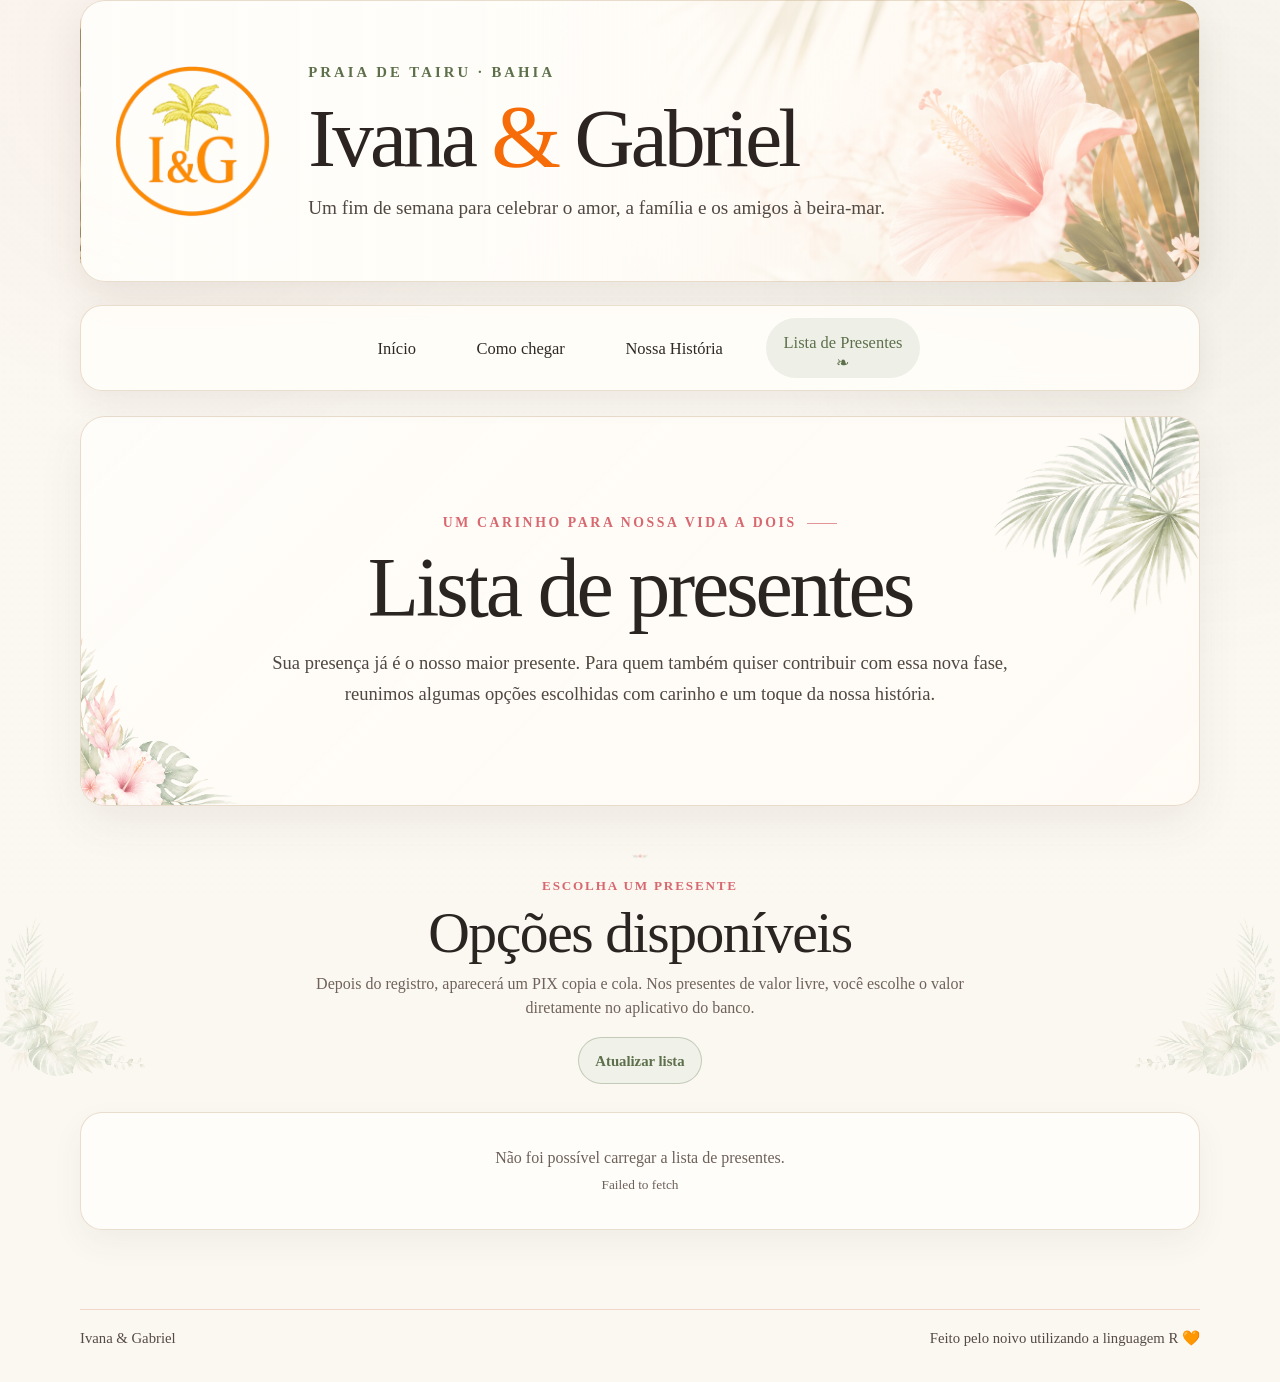
<file: presentes.html>
<!DOCTYPE html>
<html lang="pt-BR">
<head>
  <meta charset="utf-8">
  <meta name="viewport" content="width=device-width, initial-scale=1.0">

  <title>Lista de Presentes · Ivana &amp; Gabriel</title>

  <link rel="stylesheet" href="casamento.css">

  <style>

    /* =========================================================
       LISTA DE PRESENTES — VISUAL TROPICAL EDITORIAL
       Regras limitadas à página .gifts-page.
       ========================================================= */

    .gifts-page {
      --gift-green: #5d704b;
      --gift-green-soft: #eef0e7;
      --gift-coral: #d86870;
      --gift-orange: #f56c09;
      --gift-paper: rgba(255, 253, 249, 0.96);
      --gift-border: rgba(181, 145, 105, 0.30);
    }

    .gifts-page .casamento-nav a.active::after {
      content: "❧";
    }

    .gifts-page .gifts-hero {
      position: relative;
      isolation: isolate;
      overflow: hidden;
      min-height: 390px;
      display: grid;
      place-content: center;
      margin-bottom: 2rem;
      padding: clamp(2.4rem, 6vw, 5rem) clamp(1.4rem, 5vw, 4rem);
      border: 1px solid var(--gift-border);
      border-radius: 25px;
      background:
        linear-gradient(
          135deg,
          rgba(255, 253, 249, 0.985),
          rgba(255, 250, 244, 0.95)
        );
      box-shadow: 0 17px 45px rgba(74, 57, 44, 0.08);
      text-align: center;
    }

    .gifts-page .gifts-hero::before {
      content: "";
      position: absolute;
      z-index: -1;
      top: -4.5rem;
      right: -3.2rem;
      width: min(43%, 470px);
      height: min(78%, 420px);
      opacity: 0.60;
      background:
        url("img/folhas-direita.png")
        top right / contain
        no-repeat;
      pointer-events: none;
    }

    .gifts-page .gifts-hero::after {
      content: "";
      position: absolute;
      z-index: -1;
      left: -2.4rem;
      bottom: -2.4rem;
      width: min(30%, 315px);
      height: min(58%, 315px);
      opacity: 0.66;
      background:
        url("img/flores-inferior-esquerdo.png")
        bottom left / contain
        no-repeat;
      pointer-events: none;
    }

    .gifts-page .gifts-hero > * {
      position: relative;
      z-index: 1;
    }

    .gifts-page .gifts-hero .eyebrow {
      display: flex;
      width: max-content;
      max-width: 100%;
      align-items: center;
      justify-content: center;
      gap: 0.65rem;
      margin: 0 auto 0.8rem;
      color: var(--gift-coral);
      font-size: 0.86rem;
      letter-spacing: 0.19em;
    }

    .gifts-page .gifts-hero .eyebrow::after {
      content: "";
      width: 30px;
      height: 1px;
      background: currentColor;
      opacity: 0.7;
    }

    .gifts-page .gifts-hero h1 {
      width: 100%;
      max-width: 930px;
      margin: 0 auto 1.15rem;
      font-family:
        Baskerville,
        "Palatino Linotype",
        "Book Antiqua",
        Georgia,
        serif;
      font-size: clamp(3rem, 7vw, 5.25rem);
      line-height: 0.98;
      font-weight: 500;
      letter-spacing: -0.038em;
      text-align: center;
    }

    .gifts-page .gifts-hero .lead {
      width: 100%;
      max-width: 790px;
      margin: 0 auto;
      color: #514842;
      font-size: clamp(1rem, 2vw, 1.16rem);
      line-height: 1.66;
      text-align: center;
    }

    .gifts-page .gifts-catalog {
      position: relative;
      isolation: isolate;
      margin-bottom: 1.6rem;
      padding: 0.2rem 0 1rem;
    }

    .gifts-page .gifts-catalog::before,
    .gifts-page .gifts-catalog::after {
      content: "";
      position: absolute;
      z-index: -1;
      top: 2.6rem;
      width: 170px;
      height: 235px;
      opacity: 0.26;
      pointer-events: none;
      background:
        url("img/folhas-inferior-esquerdo.png")
        center / contain
        no-repeat;
    }

    .gifts-page .gifts-catalog::before {
      left: -5.5rem;
    }

    .gifts-page .gifts-catalog::after {
      right: -5.5rem;
      transform: scaleX(-1);
    }

    .gifts-page .gifts-heading {
      position: relative;
      max-width: 790px;
      margin: 0 auto 1.7rem;
      text-align: center;
    }

    .gifts-page .gifts-heading-flower {
      display: block;
      width: 54px;
      height: 30px;
      margin: 0 auto 0.25rem;
      object-fit: contain;
    }

    .gifts-page .gifts-heading .eyebrow {
      margin-bottom: 0.4rem;
      color: var(--gift-coral);
    }

    .gifts-page .gifts-heading h2 {
      margin: 0;
      font-family:
        Baskerville,
        "Palatino Linotype",
        "Book Antiqua",
        Georgia,
        serif;
      font-size: clamp(2.35rem, 4.7vw, 3.6rem);
      line-height: 1.05;
      font-weight: 500;
      letter-spacing: -0.025em;
    }

    .gifts-page .gifts-note {
      max-width: 690px;
      margin: 0.5rem auto 1rem;
      color: #6f625b;
      font-size: 1rem;
      line-height: 1.55;
    }

    .gifts-page .reload-row {
      display: flex;
      justify-content: center;
      margin-top: 0.9rem;
    }

    .gifts-page .reload-button {
      appearance: none;
      border: 1px solid rgba(93, 112, 75, 0.30);
      border-radius: 999px;
      padding: 0.66rem 1rem;
      background: rgba(238, 240, 231, 0.88);
      color: var(--gift-green);
      font: inherit;
      font-size: 0.92rem;
      font-weight: 700;
      cursor: pointer;
      transition:
        transform 0.16s ease,
        box-shadow 0.16s ease,
        background 0.16s ease;
    }

    .gifts-page .reload-button:hover {
      transform: translateY(-2px);
      background: #f3f4ee;
      box-shadow: 0 9px 20px rgba(74, 57, 44, 0.08);
    }

    .gifts-page .gifts-grid {
      display: grid;
      grid-template-columns: repeat(3, minmax(0, 1fr));
      gap: 1.15rem;
      margin-bottom: 1.5rem;
    }

    .gifts-page .loading-card {
      grid-column: 1 / -1;
      padding: 2rem;
      border: 1px solid var(--gift-border);
      border-radius: 22px;
      background: var(--gift-paper);
      color: var(--muted);
      text-align: center;
      box-shadow: 0 13px 32px rgba(74, 57, 44, 0.06);
    }

    .gifts-page .gift-card {
      position: relative;
      overflow: hidden;
      display: grid;
      grid-template-rows: auto 1fr;
      min-width: 0;
      border: 1px solid var(--gift-border);
      border-radius: 22px;
      background: var(--gift-paper);
      box-shadow: 0 13px 32px rgba(74, 57, 44, 0.07);
      transition:
        transform 0.18s ease,
        box-shadow 0.18s ease,
        border-color 0.18s ease;
    }

    .gifts-page .gift-card:hover {
      transform: translateY(-5px);
      border-color: rgba(216, 104, 112, 0.42);
      box-shadow: 0 20px 42px rgba(74, 57, 44, 0.12);
    }

    .gifts-page .gift-photo {
      display: grid;
      place-items: center;
      min-height: 0;
      aspect-ratio: 4 / 3;
      overflow: hidden;
      background:
        radial-gradient(
          circle at 20% 20%,
          rgba(255, 255, 255, 0.78),
          transparent 32%
        ),
        linear-gradient(
          135deg,
          rgba(238, 240, 231, 0.82),
          rgba(250, 232, 232, 0.65)
        );
      font-size: 2.7rem;
    }

    .gifts-page .gift-photo.has-image {
      display: block;
      min-height: 0;
      aspect-ratio: 4 / 3;
      background: rgba(250, 242, 229, 0.58);
    }

    .gifts-page .gift-photo.has-image img {
      display: block;
      width: 100%;
      height: 100%;
      aspect-ratio: 4 / 3;
      object-fit: cover;
      object-position: center;
      transition: transform 0.35s ease;
    }

    .gifts-page .gift-card:hover .gift-photo.has-image img {
      transform: scale(1.025);
    }

    .gifts-page .gift-content {
      position: relative;
      display: flex;
      flex-direction: column;
      min-height: 240px;
      padding: 1.05rem 1.05rem 1.1rem;
    }

    .gifts-page .gift-content::after {
      content: "";
      position: absolute;
      right: -1rem;
      bottom: -1.7rem;
      width: 112px;
      height: 92px;
      opacity: 0.11;
      background:
        url("img/flor-centro.png")
        center / contain
        no-repeat;
      pointer-events: none;
    }

    .gifts-page .gift-content .card-label {
      position: relative;
      z-index: 1;
      color: var(--gift-coral);
      font-size: 0.72rem;
      letter-spacing: 0.15em;
    }

    .gifts-page .gift-content h3 {
      position: relative;
      z-index: 1;
      margin: 0.25rem 0 0.5rem;
      color: var(--ink);
      font-size: 1.22rem;
      line-height: 1.22;
      font-weight: 500;
    }

    .gifts-page .gift-content p {
      position: relative;
      z-index: 1;
      margin: 0 0 0.6rem;
      color: var(--muted);
      font-size: 0.94rem;
      line-height: 1.5;
    }

    .gifts-page .gift-price {
      position: relative;
      z-index: 1;
      display: block;
      margin: auto 0 0.75rem;
      color: var(--gift-orange);
      font-size: 1.12rem;
      font-weight: 700;
    }

    .gifts-page .gift-remaining {
      margin-top: -0.35rem;
    }

    .gifts-page .gift-button {
      position: relative;
      z-index: 2;
      width: 100%;
      display: flex;
      align-items: center;
      justify-content: center;
      border: 0;
      border-radius: 999px;
      padding: 0.72rem 0.9rem;
      background:
        linear-gradient(
          135deg,
          #ff7900,
          #f65b0a
        );
      color: #fff;
      box-shadow: 0 11px 22px rgba(245, 108, 9, 0.20);
      font: inherit;
      font-size: 0.95rem;
      font-weight: 700;
      text-decoration: none;
      cursor: pointer;
      transition:
        transform 0.16s ease,
        box-shadow 0.16s ease,
        filter 0.16s ease;
    }

    .gifts-page .gift-button:hover {
      transform: translateY(-2px);
      filter: saturate(1.05);
      box-shadow: 0 14px 28px rgba(245, 108, 9, 0.27);
    }

    .gifts-page .gift-button:disabled {
      opacity: 0.68;
      cursor: wait;
    }

    .gifts-page .gift-card.esgotado {
      pointer-events: none;
    }

    .gifts-page .gift-card.esgotado::before {
      content: "";
      position: absolute;
      inset: 0;
      z-index: 10;
      background: rgba(255, 253, 249, 0.67);
      pointer-events: none;
    }

    .gifts-page .gift-card.esgotado::after {
      content: "";
      position: absolute;
      inset: 0;
      z-index: 11;
      background:
        url("img/esgotado.png")
        center / 88% auto
        no-repeat;
      pointer-events: none;
    }

    .gifts-page .gift-message {
      margin: 0 0 1rem;
    }

    .gifts-page .gift-message.ok,
    .gifts-page .gift-message.err {
      padding: 1rem;
      border: 1px solid var(--gift-border);
      border-radius: 18px;
      background: rgba(255, 253, 249, 0.94);
      box-shadow: 0 10px 25px rgba(74, 57, 44, 0.06);
    }

    .gifts-page .gift-message.ok {
      border-color: rgba(93, 112, 75, 0.42);
    }

    .gifts-page .gift-message.err {
      border-color: rgba(216, 104, 112, 0.45);
    }

    .gifts-page .pix-box {
      display: grid;
      gap: 0.55rem;
      width: min(620px, 100%);
      margin-top: 0.9rem;
      padding: 0.9rem;
      border: 1px dashed rgba(245, 108, 9, 0.48);
      border-radius: 17px;
      background: rgba(250, 242, 229, 0.66);
    }

    .gifts-page .pix-code-text {
      width: 100%;
      min-height: 112px;
      resize: vertical;
      padding: 0.75rem;
      border: 1px solid rgba(181, 145, 105, 0.28);
      border-radius: 12px;
      background: rgba(255, 255, 255, 0.92);
      color: var(--ink);
      font: 0.82rem/1.35 ui-monospace, SFMono-Regular, Menlo, Consolas, monospace;
    }

    .gifts-page .copyable {
      -webkit-tap-highlight-color: transparent;
    }

    .gifts-page .pix-modal {
      width: min(640px, calc(100% - 2rem));
      border: 0;
      border-radius: 25px;
      padding: 0;
      background: transparent;
    }

    .gifts-page .pix-modal::backdrop {
      background: rgba(47, 39, 35, 0.57);
      backdrop-filter: blur(5px);
    }

    .gifts-page .pix-modal-card {
      position: relative;
      overflow: hidden;
      display: grid;
      gap: 0.9rem;
      padding: 1.35rem;
      border: 1px solid var(--gift-border);
      border-radius: 25px;
      background: rgba(255, 253, 249, 0.99);
      box-shadow: 0 28px 70px rgba(47, 39, 35, 0.28);
    }

    .gifts-page .pix-modal-card::after {
      content: "";
      position: absolute;
      right: -1.3rem;
      bottom: -2rem;
      width: 135px;
      height: 110px;
      opacity: 0.16;
      background:
        url("img/flores-inferior-esquerdo.png")
        center / contain
        no-repeat;
      pointer-events: none;
    }

    .gifts-page .pix-modal-card > * {
      position: relative;
      z-index: 1;
    }

    .gifts-page .pix-modal-close {
      position: absolute;
      z-index: 3;
      top: 0.85rem;
      right: 0.85rem;
      width: 37px;
      height: 37px;
      display: grid;
      place-items: center;
      border: 0;
      border-radius: 50%;
      background: rgba(216, 104, 112, 0.12);
      color: var(--gift-coral);
      font-size: 1.25rem;
      font-weight: 900;
      cursor: pointer;
    }

    .gifts-page .pix-modal-title {
      margin: 0;
      padding-right: 2.6rem;
      color: var(--gift-orange);
      font-family:
        Baskerville,
        "Palatino Linotype",
        "Book Antiqua",
        Georgia,
        serif;
      font-size: 1.55rem;
      font-weight: 500;
    }

    .gifts-page .pix-modal-subtitle {
      margin: 0;
      color: var(--muted);
    }

    .gifts-page .pix-modal-info {
      display: grid;
      gap: 0.45rem;
      padding: 0.9rem;
      border-radius: 17px;
      background: rgba(238, 240, 231, 0.72);
    }

    .gifts-page .pix-modal-info span {
      color: var(--muted);
      font-size: 0.9rem;
    }

    .gifts-page .pix-modal-info strong {
      color: var(--ink);
      word-break: break-word;
    }

    .gifts-page .pix-modal-actions {
      display: grid;
      gap: 0.6rem;
    }

    .gifts-page .pix-modal-actions .secondary-button {
      width: 100%;
      border-radius: 999px;
      text-align: center;
      cursor: pointer;
    }

    .gifts-page .gift-modal-message {
      display: none;
      padding: 0.75rem 0.82rem;
      border-radius: 14px;
      font-size: 0.94rem;
      line-height: 1.4;
    }

    .gifts-page .gift-modal-message.show {
      display: block;
    }

    .gifts-page .gift-modal-message.err {
      border: 1px solid rgba(216, 104, 112, 0.42);
      background: rgba(216, 104, 112, 0.13);
      color: #7d2f27;
    }

    .gifts-page .gift-modal-message.ok {
      border: 1px solid rgba(93, 112, 75, 0.42);
      background: rgba(93, 112, 75, 0.12);
      color: var(--gift-green);
    }

    .gifts-page .gift-modal-card {
      max-height: calc(100dvh - 2rem);
      overflow-y: auto;
    }

    body.modal-open {
      overflow: hidden;
    }

    .gifts-page #copy-toast {
      position: fixed;
      left: 50%;
      bottom: 24px;
      z-index: 9999;
      transform: translateX(-50%) translateY(12px);
      pointer-events: none;
      opacity: 0;
      padding: 0.72rem 1rem;
      border-radius: 999px;
      background:
        linear-gradient(
          135deg,
          var(--gift-orange),
          var(--gift-coral)
        );
      color: #fff;
      font-weight: 800;
      box-shadow: 0 18px 36px rgba(60, 50, 45, 0.20);
      transition:
        opacity 0.18s ease,
        transform 0.18s ease;
    }

    .gifts-page #copy-toast.show {
      opacity: 1;
      transform: translateX(-50%) translateY(0);
    }

    @media (max-width: 900px) {
      .gifts-page .gifts-grid {
        grid-template-columns: repeat(2, minmax(0, 1fr));
      }
    }

    @media (max-width: 720px) {
      .gifts-page .gifts-hero {
        min-height: 0;
        padding: 2.1rem 1.25rem 2.6rem;
      }

      .gifts-page .gifts-hero::before {
        width: 58%;
        height: 52%;
        top: -1.7rem;
        right: -4rem;
        opacity: 0.25;
      }

      .gifts-page .gifts-hero::after {
        width: 44%;
        height: 34%;
        left: -3rem;
        bottom: -1.5rem;
        opacity: 0.31;
      }

      .gifts-page .gifts-catalog::before,
      .gifts-page .gifts-catalog::after {
        display: none;
      }

      .gifts-page .gifts-grid {
        grid-template-columns: 1fr;
        max-width: 520px;
        margin-inline: auto;
      }

      .gifts-page .gift-content {
        min-height: 0;
      }
    }

    @media (max-width: 520px) {
      .gifts-page .pix-modal-card {
        padding: 1rem;
      }

      .gifts-page .pix-modal-title {
        font-size: 1.32rem;
      }
    }

  </style>
</head>

<body class="home-page gifts-page">
  <main class="content">
    <header class="wedding-header">
      <div class="monogram">
        <img
          src="img/IG.png"
          alt="Monograma de Ivana e Gabriel"
        >
      </div>

      <div class="wedding-header-text">
        <p class="wedding-line1">Praia de Tairu · Bahia</p>

        <h1 class="wedding-line2">
          Ivana <span class="amp">&amp;</span> Gabriel
        </h1>

        <p class="wedding-line3">
          Um fim de semana para celebrar o amor, a família e os amigos à beira-mar.
        </p>
      </div>
    </header>

    <nav
      class="casamento-nav"
      aria-label="Navegação principal do casamento"
    >
      <ul>
        <li><a href="index.html">Início</a></li>
        <li><a href="como-chegar.html">Como chegar</a></li>
        <li><a href="historia.html">Nossa História</a></li>
        <li>
          <a class="active" href="presentes.html">
            Lista de Presentes
          </a>
        </li>
      </ul>
    </nav>

    <section class="gifts-hero">
      <p class="eyebrow">Um carinho para nossa vida a dois</p>

      <h1>Lista de presentes</h1>

      <p class="lead">
        Sua presença já é o nosso maior presente. Para quem também quiser
        contribuir com essa nova fase, reunimos algumas opções escolhidas
        com carinho e um toque da nossa história.
      </p>
    </section>

    <section
      class="gifts-catalog"
      aria-labelledby="opcoes-presentes"
    >
      <div class="gifts-heading">
        <img
          class="gifts-heading-flower"
          src="img/flor-centro.png"
          alt=""
          aria-hidden="true"
        >

        <p class="eyebrow">Escolha um presente</p>

        <h2 id="opcoes-presentes">Opções disponíveis</h2>

        <p class="gifts-note">
          Depois do registro, aparecerá um PIX copia e cola. Nos presentes
          de valor livre, você escolhe o valor diretamente no aplicativo do banco.
        </p>

        <div class="reload-row">
          <button
            class="reload-button"
            type="button"
            id="reloadGiftsButton"
          >
            Atualizar lista
          </button>
        </div>
      </div>

      <div id="giftMsg"></div>

      <div
        id="giftsGrid"
        class="gifts-grid"
        aria-live="polite"
      >
        <div class="loading-card">
          Carregando presentes...
        </div>
      </div>
    </section>
  </main>

  <footer class="footer">
    <span>Ivana &amp; Gabriel</span>
    <span>Feito pelo noivo utilizando a linguagem R 🧡</span>
  </footer>

  <dialog class="pix-modal" id="giftFormModal">
<form class="pix-modal-card gift-modal-card" id="giftModalForm" novalidate="">
<button aria-label="Fechar" class="pix-modal-close" id="closeGiftFormModalButton" type="button">
        ×
      </button>
<h2 class="pix-modal-title">
        Quero presentear 💛
      </h2>
<p class="pix-modal-subtitle">
        Preencha seus dados para registrar o presente escolhido.
      </p>
<div class="pix-modal-info">
<span>Presente:</span>
<strong id="giftModalGift">—</strong>
<span>Valor:</span>
<strong id="giftModalAmount">—</strong>
</div>
<div aria-live="polite" class="gift-modal-message" id="giftModalMessage" role="status"></div>
<div class="form-field">
<label for="giftModalName">Seu nome</label>
<input autocomplete="name" id="giftModalName" name="nome" placeholder="Digite seu nome completo" required="" type="text"/>
</div>
<div class="form-field">
<label for="giftModalMessageText">
          Mensagem opcional
        </label>
<textarea id="giftModalMessageText" name="mensagem" placeholder="Uma mensagem curta para os noivos" rows="3"></textarea>
</div>
<div class="pix-modal-actions">
<button class="gift-button" id="giftModalSubmitButton" type="submit">
          Registrar presente
        </button>
<button class="secondary-button" id="cancelGiftFormModalButton" type="button">
          Cancelar
        </button>
</div>
</form>
</dialog>

  <dialog class="pix-modal" id="pixModal">
<div class="pix-modal-card">
<button aria-label="Fechar" class="pix-modal-close" id="closePixModalButton" type="button">
        ×
      </button>
<h2 class="pix-modal-title">
        Presente registrado 💛
      </h2>
<p class="pix-modal-subtitle" id="pixModalSubtitle"></p>
<div class="pix-modal-info">
<span>Presente:</span>
<strong id="pixModalGift">—</strong>
<span>Valor:</span>
<strong id="pixModalAmount">—</strong>
</div>
<div class="pix-box">
<span>PIX copia e cola:</span>
<textarea class="pix-code-text" id="pixCopyPaste" readonly=""></textarea>
</div>
<div class="pix-modal-actions">
<button class="gift-button copyable" id="copyPixButton" type="button">
          Copiar PIX copia e cola
        </button>
<button class="secondary-button" id="finishPixModalButton" type="button">
          Fechar
        </button>
</div>
</div>
</dialog>

  <div aria-atomic="true" aria-live="polite" id="copy-toast" role="status">
    Copiado!
  </div>

  <script>
    /************************************************
     * CONFIGURAÇÕES
     ************************************************/

    const API =
      'https://script.google.com/macros/s/AKfycbxq_rsCSWGp1tZQKnfwRBgMoDiIr4lfkslA_zbayHyXICWMHhzbHFPauDKc_VRpFbhTIA/exec';

    /*
     * Link de segurança da lista da Havan.
     * Será usado caso a API não devolva a coluna "link".
     */
    const HAVAN_LIST_URL =
      'https://lista.havan.com.br/Convidado/ItensListaPresente/947830';

    const PIX_KEY = '+5555999329806';
    const PIX_NAME = 'Gabriel Agostini Orso';
    const PIX_CITY = 'Santa Maria - RS';

    /************************************************
     * ELEMENTOS
     ************************************************/

    const giftsGrid =
      document.getElementById('giftsGrid');

    const giftMsg =
      document.getElementById('giftMsg');

    const reloadGiftsButton =
      document.getElementById('reloadGiftsButton');

    const giftFormModal =
      document.getElementById('giftFormModal');

    const giftModalForm =
      document.getElementById('giftModalForm');

    const closeGiftFormModalButton =
      document.getElementById('closeGiftFormModalButton');

    const cancelGiftFormModalButton =
      document.getElementById('cancelGiftFormModalButton');

    const giftModalSubmitButton =
      document.getElementById('giftModalSubmitButton');

    const giftModalGift =
      document.getElementById('giftModalGift');

    const giftModalAmount =
      document.getElementById('giftModalAmount');

    const giftModalName =
      document.getElementById('giftModalName');

    const giftModalMessage =
      document.getElementById('giftModalMessage');

    const pixModal =
      document.getElementById('pixModal');

    const closePixModalButton =
      document.getElementById('closePixModalButton');

    const finishPixModalButton =
      document.getElementById('finishPixModalButton');

    const copyPixButton =
      document.getElementById('copyPixButton');

    const pixModalSubtitle =
      document.getElementById('pixModalSubtitle');

    const pixModalGift =
      document.getElementById('pixModalGift');

    const pixModalAmount =
      document.getElementById('pixModalAmount');

    const pixCopyPaste =
      document.getElementById('pixCopyPaste');

    let selectedGift = null;

    /************************************************
     * FUNÇÕES AUXILIARES
     ************************************************/

    function parseAmount(value) {
      if (
        value === null ||
        value === undefined ||
        value === ''
      ) {
        return null;
      }

      if (typeof value === 'number') {
        return Number.isFinite(value) && value > 0
          ? value
          : null;
      }

      let raw = String(value).trim();

      if (!raw) {
        return null;
      }

      raw = raw.replace(/[^\d,.-]/g, '');

      if (raw.includes(',')) {
        raw = raw
          .replace(/\./g, '')
          .replace(',', '.');
      }

      const number = Number(raw);

      if (
        !Number.isFinite(number) ||
        number <= 0
      ) {
        return null;
      }

      return number;
    }

    function moneyBR(value) {
      const number = parseAmount(value);

      if (number === null) {
        return value === null ||
          value === undefined ||
          value === ''
            ? ''
            : String(value);
      }

      return number.toLocaleString('pt-BR', {
        style: 'currency',
        currency: 'BRL'
      });
    }

    function escapeHTML(value) {
      return String(value || '')
        .replace(/&/g, '&amp;')
        .replace(/</g, '&lt;')
        .replace(/>/g, '&gt;')
        .replace(/"/g, '&quot;')
        .replace(/'/g, '&#039;');
    }

    function normalizeGiftType(value) {
      return String(value || 'pix_fixo')
        .normalize('NFD')
        .replace(/[\u0300-\u036f]/g, '')
        .trim()
        .toLowerCase()
        .replace(/[\s-]+/g, '_');
    }

    function isFreePixType(type) {
      return [
        'pix_livre',
        'pixlivre',
        'valor_livre',
        'livre'
      ].includes(type);
    }

    function isExternalLinkType(type) {
      return [
        'link_externo',
        'linkexterno',
        'externo',
        'link',
        'havan'
      ].includes(type);
    }

    function safeExternalUrl(value) {
      const raw = String(value || '').trim();

      if (!raw) {
        return '';
      }

      try {
        const url = new URL(
          raw,
          window.location.href
        );

        if (
          !['http:', 'https:'].includes(url.protocol)
        ) {
          return '';
        }

        return url.href;

      } catch (err) {
        return '';
      }
    }

    function showMessage(type, html) {
      giftMsg.innerHTML =
        `<div class="gift-message ${type}">${html}</div>`;

      giftMsg.scrollIntoView({
        behavior: 'smooth',
        block: 'center'
      });
    }

    function clearMessage() {
      giftMsg.innerHTML = '';
    }

    function showToast(message) {
      const toast =
        document.getElementById('copy-toast');

      if (!toast) {
        return;
      }

      toast.textContent = message || 'Copiado!';
      toast.classList.add('show');

      clearTimeout(window.__copyToastTimer);

      window.__copyToastTimer =
        window.setTimeout(() => {
          toast.classList.remove('show');
        }, 1400);
    }

    async function copyText(text) {
      if (
        navigator.clipboard &&
        window.isSecureContext
      ) {
        await navigator.clipboard.writeText(text);
        return true;
      }

      const textarea =
        document.createElement('textarea');

      textarea.value = text;
      textarea.setAttribute('readonly', '');
      textarea.style.position = 'fixed';
      textarea.style.top = '-9999px';

      document.body.appendChild(textarea);

      textarea.focus();
      textarea.select();

      const copied =
        document.execCommand('copy');

      document.body.removeChild(textarea);

      return copied;
    }

    async function copyPixCode() {
      const text =
        pixCopyPaste.value ||
        window.__lastPixPayload ||
        '';

      if (!text) {
        showMessage(
          'err',
          'Não encontrei o código PIX para copiar.'
        );

        return;
      }

      try {
        await copyText(text);

        showToast(
          'PIX copia e cola copiado!'
        );

      } catch (err) {
        showMessage(
          'err',
          'Não consegui copiar automaticamente. Copie manualmente o texto do PIX.'
        );
      }
    }

    /************************************************
     * MODAL DO PIX
     ************************************************/

    function showPixModal({
      nome,
      giftTitle,
      amountText,
      pixPayload
    }) {
      window.__lastPixPayload = pixPayload;

      pixModalSubtitle.textContent =
        `Obrigado, ${nome}! Seu presente foi registrado com carinho para Ivana & Gabriel.`;

      pixModalGift.textContent = giftTitle;
      pixModalAmount.textContent = amountText;
      pixCopyPaste.value = pixPayload;

      if (
        typeof pixModal.showModal === 'function'
      ) {
        pixModal.showModal();

      } else {
        showMessage(
          'ok',
          `
            <strong>
              Obrigado, ${escapeHTML(nome)}!
            </strong>
            <br>

            Seu presente foi registrado com carinho
            para Ivana & Gabriel.

            <div class="pix-box">
              <span>Presente:</span>
              <strong>${escapeHTML(giftTitle)}</strong>

              <span>Valor:</span>
              <strong>${escapeHTML(amountText)}</strong>

              <span>PIX copia e cola:</span>

              <textarea
                class="pix-code-text"
                readonly
              >${escapeHTML(pixPayload)}</textarea>
            </div>
          `
        );
      }
    }

    function closePixModal() {
      if (
        pixModal &&
        pixModal.open
      ) {
        pixModal.close();
      }
    }

    /************************************************
     * GERADOR PIX COPIA E COLA
     ************************************************/

    function normalizePixText(
      value,
      maxLength,
      fallback
    ) {
      const clean =
        String(value || fallback || '')
          .normalize('NFD')
          .replace(/[\u0300-\u036f]/g, '')
          .toUpperCase()
          .replace(/[^A-Z0-9 ]/g, ' ')
          .replace(/\s+/g, ' ')
          .trim();

      return clean.substring(0, maxLength);
    }

    function normalizePixDescription(
      value,
      maxLength
    ) {
      return String(value || '')
        .normalize('NFD')
        .replace(/[\u0300-\u036f]/g, '')
        .replace(
          /[^A-Za-z0-9 .\-_/]/g,
          ' '
        )
        .replace(/\s+/g, ' ')
        .trim()
        .substring(0, maxLength);
    }

    function normalizeTxid(value) {
      const clean =
        String(value || '')
          .normalize('NFD')
          .replace(/[\u0300-\u036f]/g, '')
          .toUpperCase()
          .replace(/[^A-Z0-9]/g, '')
          .substring(0, 25);

      return clean || 'IG';
    }

    function emvField(id, value) {
      const text = String(value || '');

      const length =
        String(text.length).padStart(2, '0');

      return `${id}${length}${text}`;
    }

    function crc16CCITT(payload) {
      let crc = 0xFFFF;

      for (
        let i = 0;
        i < payload.length;
        i++
      ) {
        crc ^=
          payload.charCodeAt(i) << 8;

        for (
          let j = 0;
          j < 8;
          j++
        ) {
          if ((crc & 0x8000) !== 0) {
            crc =
              (crc << 1) ^ 0x1021;
          } else {
            crc = crc << 1;
          }

          crc &= 0xFFFF;
        }
      }

      return crc
        .toString(16)
        .toUpperCase()
        .padStart(4, '0');
    }

    function buildPixPayload({
      key,
      name,
      city,
      amount,
      txid,
      description
    }) {
      const pixKey =
        String(key || '').trim();

      if (!pixKey) {
        throw new Error(
          'Configure a chave PIX no arquivo presentes.html.'
        );
      }

      const merchantName =
        normalizePixText(
          name,
          25,
          'IVANA E GABRIEL'
        );

      const merchantCity =
        normalizePixText(
          city,
          15,
          'SANTA MARIA'
        );

      const safeTxid =
        normalizeTxid(txid);

      const safeDescription =
        normalizePixDescription(
          description,
          50
        );

      let merchantAccountInfo =
        emvField(
          '00',
          'br.gov.bcb.pix'
        ) +
        emvField(
          '01',
          pixKey
        );

      if (safeDescription) {
        merchantAccountInfo +=
          emvField(
            '02',
            safeDescription
          );
      }

      let payload =
        emvField('00', '01') +
        emvField(
          '26',
          merchantAccountInfo
        ) +
        emvField('52', '0000') +
        emvField('53', '986');

      /*
       * O campo 54 é o valor da transação.
       *
       * Nos presentes do tipo pix_livre,
       * amount será null e este campo não será criado.
       */
      if (
        amount !== null &&
        amount !== undefined &&
        Number.isFinite(Number(amount))
      ) {
        payload += emvField(
          '54',
          Number(amount).toFixed(2)
        );
      }

      payload +=
        emvField('58', 'BR') +
        emvField(
          '59',
          merchantName
        ) +
        emvField(
          '60',
          merchantCity
        ) +
        emvField(
          '62',
          emvField(
            '05',
            safeTxid
          )
        );

      const payloadForCrc =
        payload + '6304';

      const crc =
        crc16CCITT(payloadForCrc);

      return payloadForCrc + crc;
    }

    function generateTxid(giftId) {
      const base =
        `IG${giftId}${Date.now()
          .toString()
          .slice(-6)}`;

      return normalizeTxid(base);
    }

    /************************************************
     * CARREGAR PRESENTES
     ************************************************/

    async function loadGifts(options = {}) {
      if (!options.keepMessage) {
        clearMessage();
      }

      giftsGrid.innerHTML = `
        <div class="loading-card">
          Carregando presentes...
        </div>
      `;

      try {
        const response =
          await fetch(
            `${API}?action=gifts&ts=${Date.now()}`,
            {
              method: 'GET',
              cache: 'no-store'
            }
          );

        const text =
          await response.text();

        let data;

        try {
          data = JSON.parse(text);

        } catch (err) {
          throw new Error(
            'A resposta da API não veio em JSON. Verifique a implantação do Apps Script.'
          );
        }

        if (!data.ok) {
          throw new Error(
            data.error ||
            'Erro ao carregar presentes.'
          );
        }

        const gifts =
          Array.isArray(data.gifts)
            ? data.gifts
            : [];

        if (gifts.length === 0) {
          giftsGrid.innerHTML = `
            <div class="loading-card">
              <strong>
                Todos os presentes já foram escolhidos 🎉
              </strong>
              <br>
              Muito obrigado pelo carinho!
            </div>
          `;

          return;
        }

        giftsGrid.innerHTML =
          gifts
            .map(renderGiftCard)
            .join('');

      } catch (err) {
        giftsGrid.innerHTML = `
          <div class="loading-card">
            Não foi possível carregar a lista de presentes.
            <br>
            <small>
              ${escapeHTML(err.message || err)}
            </small>
          </div>
        `;
      }
    }

    function renderGiftCard(gift) {
      const rawId =
        String(gift.id || '');

      const id =
        escapeHTML(rawId);

      const rawTitle =
        String(
          gift.title ||
          gift.presente ||
          'Presente'
        );

      const title =
        escapeHTML(rawTitle);

      const description =
        escapeHTML(
          gift.description ||
          gift.descricao ||
          ''
        );

      const image =
        escapeHTML(
          gift.image_url ||
          gift.imagem_url ||
          ''
        );

      const rawValue =
        gift.value ??
        gift.valor ??
        '';

      const amount =
        parseAmount(rawValue);

      const value =
        moneyBR(rawValue);

      const giftType =
        normalizeGiftType(
          gift.tipo ??
          gift.type ??
          gift.presente_tipo ??
          gift.tipo_presente ??
          'pix_fixo'
        );

      let externalLink =
        safeExternalUrl(
          gift.link ??
          gift.url ??
          gift.href ??
          gift.presente_link ??
          ''
        );

      /*
       * Reconhecimento reforçado do link externo.
       */
      const isExternalGift =
        isExternalLinkType(giftType) ||
        Boolean(externalLink) ||
        rawId === '20' ||
        /havan/i.test(rawTitle);

      /*
       * Usa o link de segurança quando a API
       * identificar o item, mas não devolver o endereço.
       */
      if (
        !externalLink &&
        isExternalGift
      ) {
        externalLink =
          HAVAN_LIST_URL;
      }

      /*
       * Reconhecimento reforçado do PIX livre.
       *
       * O tipo da planilha é a regra principal.
       * O ID 19 e o título funcionam como segurança.
       */
      const isFreePixGift =
        isFreePixType(giftType) ||
        rawId === '19' ||
        /valor livre|quanto deus tocar|escolha o valor|acima de/i
          .test(rawTitle);

      const remaining =
        gift.remaining ??
        gift.quantidade;

      const remainingNumber =
        remaining === null ||
        remaining === undefined ||
        remaining === ''
          ? null
          : Number(remaining);

      const soldOutFlag =
        gift.sold_out ??
        gift.esgotado;

      const apiSaysSoldOut =
        soldOutFlag === true ||
        [
          'true',
          '1',
          'sim'
        ].includes(
          String(
            soldOutFlag ?? ''
          )
            .trim()
            .toLowerCase()
        );

      const isSoldOut =
        apiSaysSoldOut ||
        (
          remainingNumber !== null &&
          Number.isFinite(remainingNumber) &&
          remainingNumber <= 0
        );

      const photoHTML =
        image
          ? `
            <div class="gift-photo has-image">
              <img
                src="${image}"
                alt="${title}"
              >
            </div>
          `
          : `
            <div
              class="gift-photo"
              aria-hidden="true"
            >
              🎁
            </div>
          `;

      const remainingHTML =
        isFreePixGift ||
        isExternalGift ||
        remaining === null ||
        remaining === undefined ||
        remaining === ''
          ? ''
          : `
            <p class="gift-remaining">
              <small>
                Disponíveis:
                ${escapeHTML(remaining)}
              </small>
            </p>
          `;

      let actionHTML = '';

      if (!isSoldOut) {
        if (isExternalGift) {
          actionHTML = `
            <a
              class="gift-button gift-button-link"
              href="${escapeHTML(externalLink)}"
              target="_blank"
              rel="noopener noreferrer"
            >
              Quero presentear
            </a>
          `;

        } else {
          actionHTML = `
            <button
              class="gift-button"
              type="button"
              data-action="open-form"
            >
              Quero presentear
            </button>
          `;
        }
      }

      return `
        <article
          class="gift-card${isSoldOut ? ' esgotado' : ''}"
          data-gift-id="${id}"
          data-gift-title="${title}"
          data-gift-type="${escapeHTML(giftType)}"
          data-gift-free="${isFreePixGift ? 'true' : 'false'}"
          data-gift-external="${isExternalGift ? 'true' : 'false'}"
          data-gift-link="${escapeHTML(externalLink)}"
          data-gift-amount="${
            amount === null
              ? ''
              : escapeHTML(
                  amount.toFixed(2)
                )
          }"
          aria-disabled="${isSoldOut ? 'true' : 'false'}"
        >
          ${photoHTML}

          <div class="gift-content">
            <span class="card-label">
              Presente
            </span>

            <h3>${title}</h3>

            ${
              description
                ? `<p>${description}</p>`
                : ''
            }

            ${
              value
                ? `
                  <strong class="gift-price">
                    ${escapeHTML(value)}
                  </strong>
                `
                : ''
            }

            ${remainingHTML}
            ${actionHTML}
          </div>
        </article>
      `;
    }

    /************************************************
     * FORMULÁRIO DO PRESENTE
     ************************************************/

    function setGiftModalMessage(
      type,
      message
    ) {
      giftModalMessage.className =
        `gift-modal-message show ${type}`;

      giftModalMessage.textContent =
        message;
    }

    function clearGiftModalMessage() {
      giftModalMessage.className =
        'gift-modal-message';

      giftModalMessage.textContent =
        '';
    }

    function openGiftFormModal(card) {
      if (
        !card ||
        card.classList.contains('esgotado')
      ) {
        return;
      }

      /*
       * Nunca abre o formulário de PIX
       * para um item de link externo.
       */
      if (
        card.dataset.giftExternal === 'true'
      ) {
        const externalUrl =
          safeExternalUrl(
            card.dataset.giftLink
          );

        if (externalUrl) {
          window.open(
            externalUrl,
            '_blank',
            'noopener,noreferrer'
          );
        }

        return;
      }

      const giftId =
        card.dataset.giftId || '';

      const giftTitle =
        card.dataset.giftTitle ||
        'Presente';

      const giftType =
        normalizeGiftType(
          card.dataset.giftType ||
          'pix_fixo'
        );

      const isFreeGift =
        card.dataset.giftFree === 'true' ||
        isFreePixType(giftType);

      const displayedAmount =
        parseAmount(
          card.dataset.giftAmount
        );

      /*
       * No PIX livre, amount precisa ser null.
       * Isso faz o gerador omitir o campo 54.
       */
      const pixAmount =
        isFreeGift
          ? null
          : displayedAmount;

      selectedGift = {
        id: giftId,
        title: giftTitle,
        type: giftType,
        isFree: isFreeGift,
        amount: pixAmount,
        displayedAmount: displayedAmount
      };

      giftModalForm.reset();
      clearGiftModalMessage();

      giftModalGift.textContent =
        giftTitle;

      giftModalAmount.textContent =
        isFreeGift
          ? 'Valor livre — informe no aplicativo do banco'
          : displayedAmount === null
            ? 'Valor não informado'
            : displayedAmount.toLocaleString(
                'pt-BR',
                {
                  style: 'currency',
                  currency: 'BRL'
                }
              );

      document.body.classList.add(
        'modal-open'
      );

      if (
        typeof giftFormModal.showModal ===
        'function'
      ) {
        giftFormModal.showModal();

      } else {
        giftFormModal.setAttribute(
          'open',
          ''
        );
      }

      window.setTimeout(() => {
        giftModalName.focus();
      }, 50);
    }

    function closeGiftFormModal() {
      if (
        giftFormModal.open &&
        typeof giftFormModal.close ===
          'function'
      ) {
        giftFormModal.close();

      } else {
        giftFormModal.removeAttribute(
          'open'
        );
      }

      giftModalForm.reset();
      clearGiftModalMessage();

      selectedGift = null;

      document.body.classList.remove(
        'modal-open'
      );
    }

    /************************************************
     * REGISTRAR PRESENTE
     ************************************************/

    async function registerGift(event) {
      event.preventDefault();

      if (!selectedGift) {
        setGiftModalMessage(
          'err',
          'Não foi possível identificar o presente escolhido.'
        );

        return;
      }

      const giftId =
        selectedGift.id;

      const giftTitle =
        selectedGift.title;

      const giftType =
        selectedGift.type;

      const isFreeGift =
        selectedGift.isFree === true;

      /*
       * Garante novamente que o PIX livre
       * nunca carregue o valor exibido no card.
       */
      const giftAmount =
        isFreeGift
          ? null
          : selectedGift.amount;

      const nome =
        giftModalForm.elements.nome
          .value
          .trim();

      const mensagem =
        giftModalForm.elements.mensagem
          .value
          .trim();

      if (!nome) {
        setGiftModalMessage(
          'err',
          'Informe seu nome para registrar o presente.'
        );

        giftModalName.focus();

        return;
      }

      const txid =
        generateTxid(giftId);

      giftModalSubmitButton.disabled =
        true;

      giftModalSubmitButton.textContent =
        'Registrando...';

      clearGiftModalMessage();

      try {
        const params =
          new URLSearchParams();

        params.append(
          'action',
          'register'
        );

        params.append(
          'gift_id',
          giftId
        );

        params.append(
          'name',
          nome
        );

        params.append(
          'message',
          mensagem
        );

        params.append(
          'qty',
          '1'
        );

        params.append(
          'txid',
          txid
        );

        params.append(
          'tipo',
          giftType
        );

        const response =
          await fetch(
            API,
            {
              method: 'POST',
              body: params,
              cache: 'no-store'
            }
          );

        const text =
          await response.text();

        let data;

        try {
          data = JSON.parse(text);

        } catch (err) {
          throw new Error(
            'A resposta da API não veio em JSON. Verifique a implantação do Apps Script.'
          );
        }

        if (!data.ok) {
          throw new Error(
            data.error ||
            'Não foi possível registrar o presente.'
          );
        }

        /*
         * No PIX livre, amount recebe null.
         * Assim, o código PIX será criado sem valor.
         */
        const pixPayload =
          buildPixPayload({
            key: PIX_KEY,
            name: PIX_NAME,
            city: PIX_CITY,
            amount:
              isFreeGift
                ? null
                : giftAmount,
            txid: txid,
            description: giftTitle
          });

        const amountText =
          isFreeGift
            ? 'valor livre — informe o valor no aplicativo do banco'
            : giftAmount.toLocaleString(
                'pt-BR',
                {
                  style: 'currency',
                  currency: 'BRL'
                }
              );

        closeGiftFormModal();

        showPixModal({
          nome,
          giftTitle,
          amountText,
          pixPayload
        });

        await loadGifts({
          keepMessage: true
        });

      } catch (err) {
        setGiftModalMessage(
          'err',
          err.message ||
          String(err)
        );

      } finally {
        giftModalSubmitButton.disabled =
          false;

        giftModalSubmitButton.textContent =
          'Registrar presente';
      }
    }

    /************************************************
     * EVENTOS
     ************************************************/

    giftsGrid.addEventListener(
      'click',
      event => {
        const button =
          event.target.closest(
            'button[data-action="open-form"]'
          );

        if (!button) {
          return;
        }

        const card =
          button.closest('.gift-card');

        if (
          !card ||
          card.classList.contains('esgotado')
        ) {
          return;
        }

        openGiftFormModal(card);
      }
    );

    giftModalForm.addEventListener(
      'submit',
      registerGift
    );

    closeGiftFormModalButton.addEventListener(
      'click',
      closeGiftFormModal
    );

    cancelGiftFormModalButton.addEventListener(
      'click',
      closeGiftFormModal
    );

    giftFormModal.addEventListener(
      'click',
      event => {
        if (
          event.target === giftFormModal
        ) {
          closeGiftFormModal();
        }
      }
    );

    giftFormModal.addEventListener(
      'close',
      () => {
        giftModalForm.reset();
        clearGiftModalMessage();

        selectedGift = null;

        document.body.classList.remove(
          'modal-open'
        );
      }
    );

    reloadGiftsButton.addEventListener(
      'click',
      () => loadGifts()
    );

    copyPixButton.addEventListener(
      'click',
      copyPixCode
    );

    closePixModalButton.addEventListener(
      'click',
      closePixModal
    );

    finishPixModalButton.addEventListener(
      'click',
      closePixModal
    );

    pixModal.addEventListener(
      'click',
      event => {
        if (event.target === pixModal) {
          closePixModal();
        }
      }
    );

    /************************************************
     * INICIAR
     ************************************************/

    loadGifts();
  </script>
</body>
</html>
</file>
<file: casamento.css>
:root {
  --linen: #fdf6f0;
  --paper: #fffbf9;
  --sand: #e8d5c4;
  --orange: #d16b49;
  --ampcolor: #ff8b00;
  --coral: #d97368;
  --pink: #b85c7b;
  --leaf: #829379;
  --leaf-dark: #4b5944;
  --sky: #a8c4c7;
  --ink: #2c2421;
  --muted: #6e615a;
  --border: rgba(209, 107, 73, 0.25);
  --shadow: rgba(44, 36, 33, 0.08);
}

* {
  box-sizing: border-box;
}

html {
  scroll-behavior: smooth;
}

body {
  margin: 0;
  background:
    radial-gradient(
      circle at top left,
      rgba(209, 107, 73, 0.12),
      transparent 30rem
    ),
    radial-gradient(
      circle at top right,
      rgba(184, 92, 123, 0.12),
      transparent 30rem
    ),
    linear-gradient(
      180deg,
      #fdf8f5 0%,
      #fbf0ea 48%,
      #fdf6f0 100%
    );
  color: var(--ink);
  font-family: Georgia, "Times New Roman", serif;
  line-height: 1.65;
}

body::before {
  content: "";
  position: fixed;
  inset: 0;
  pointer-events: none;
  opacity: 0.42;
  background-image:
    linear-gradient(
      90deg,
      rgba(60, 50, 45, 0.035) 1px,
      transparent 1px
    ),
    linear-gradient(
      rgba(60, 50, 45, 0.035) 1px,
      transparent 1px
    );
  background-size: 18px 18px;
}

main.content {
  width: min(1080px, calc(100% - 2rem));
  margin: 0 auto 3rem;
  position: relative;
}

.wedding-topbar {
  width: min(1080px, calc(100% - 2rem));
  margin: 1.25rem auto 0.9rem;
  display: flex;
  justify-content: center;
  color: var(--muted);
  letter-spacing: 0.18em;
  text-transform: uppercase;
  font-size: 0.78rem;
}

.wedding-header {
  position: relative;
  overflow: hidden;
  display: grid;
  grid-template-columns: 140px 1fr;
  gap: 1.3rem;
  align-items: center;
  background:
    linear-gradient(
      135deg,
      rgba(255, 255, 255, 0.92),
      rgba(253, 246, 240, 0.92)
    ),
    linear-gradient(
      90deg,
      rgba(168, 196, 199, 0.55),
      rgba(232, 213, 196, 0.30)
    );
  border: 1px solid var(--border);
  border-top: 7px solid var(--orange);
  border-bottom: 2px solid rgba(184, 92, 123, 0.40);
  border-radius: 26px;
  padding: 1.45rem 1.55rem;
  margin: 0 auto 1.2rem;
  box-shadow: 0 18px 45px var(--shadow);
}

.wedding-header::after {
  content: "";
  position: absolute;
  right: -4.5rem;
  top: -5rem;
  width: 18rem;
  height: 18rem;
  border-radius: 50%;
  background:
    radial-gradient(
      circle at 30% 30%,
      rgba(184, 92, 123, 0.22),
      transparent 31%
    ),
    radial-gradient(
      circle at 65% 35%,
      rgba(209, 107, 73, 0.18),
      transparent 31%
    ),
    radial-gradient(
      circle at 48% 70%,
      rgba(130, 147, 121, 0.20),
      transparent 35%
    );
}

.monogram {
  position: relative;
  z-index: 1;
  width: 118px;
  height: 118px;
  display: grid;
  place-items: center;
  border: none;
  border-radius: 0;
  background: transparent;
  box-shadow: none;
}

.monogram img {
  display: block;
  width: 100%;
  height: 100%;
  object-fit: contain;
}

.monogram span {
  transform: translateY(2px);
}

.wedding-header-text {
  position: relative;
  z-index: 1;
}

.wedding-line1 {
  margin: 0 0 0.35rem;
  font-size: 0.86rem;
  font-weight: 700;
  text-transform: uppercase;
  letter-spacing: 0.16em;
  color: var(--leaf-dark);
}

.wedding-line2 {
  margin: 0;
  font-size: clamp(2.35rem, 7vw, 4.9rem);
  line-height: 1.02;
  font-weight: 500;
  color: var(--ink);
}

.wedding-line2 .amp {
  color: var(--ampcolor);
  font-size: 1.12em;
}

.wedding-line3 {
  margin: 0.5rem 0 0;
  font-size: clamp(0.8rem, 2vw, 1rem);
  color: var(--muted);
}

.casamento-nav {
  position: sticky;
  top: 0.75rem;
  z-index: 10;
  background: rgba(255, 251, 249, 0.88);
  backdrop-filter: blur(10px);
  border: 1px solid var(--border);
  border-top: 3px solid var(--pink);
  border-radius: 18px;
  padding: 0.7rem 0.85rem;
  margin-bottom: 1.4rem;
  box-shadow: 0 10px 28px rgba(60, 50, 45, 0.08);
}

.casamento-nav ul {
  list-style: none;
  display: flex;
  flex-wrap: wrap;
  gap: 0.55rem;
  margin: 0;
  padding: 0;
}

.casamento-nav a {
  display: inline-block;
  text-decoration: none;
  color: var(--ink);
  background: rgba(255, 255, 255, 0.78);
  border: 1px solid rgba(184, 92, 123, 0.18);
  border-radius: 999px;
  padding: 0.5rem 0.92rem;
  font-weight: 700;
  transition:
    transform 0.15s ease,
    background 0.15s ease,
    border-color 0.15s ease;
}

.casamento-nav a:hover {
  transform: translateY(-1px);
  background: rgba(232, 213, 196, 0.45);
  border-color: rgba(209, 107, 73, 0.50);
  color: var(--orange);
}

.casamento-nav a.active {
  background: rgba(246, 223, 189, 0.58);
  border-color: rgba(244, 122, 32, 0.65);
  color: var(--orange);
  box-shadow: 0 4px 12px rgba(94, 76, 55, 0.08);
}

.hero-panel,
.content-box,
.course-intro,
.section-note,
.event-block,
.place-card,
.rsvp-card {
  background: rgba(255, 251, 249, 0.87);
  border: 1px solid var(--border);
  border-radius: 22px;
  box-shadow: 0 14px 35px rgba(60, 50, 45, 0.07);
}

.hero-panel {
  position: relative;
  overflow: hidden;
  padding: clamp(1.35rem, 3vw, 2.2rem);
  margin-bottom: 1.4rem;
}

.hero-panel::before,
.content-box::before {
  content: "✿";
  position: absolute;
  right: 1.1rem;
  top: 0.7rem;
  color: rgba(184, 92, 123, 0.24);
  font-size: 3.5rem;
  line-height: 1;
}

.eyebrow {
  margin: 0 0 0.45rem;
  color: var(--orange);
  font-weight: 800;
  letter-spacing: 0.14em;
  text-transform: uppercase;
  font-size: 0.82rem;
  text-align: center;
}

.hero-panel h1,
.content-box h1,
.content-box h2,
.section-title {
  margin: 0 0 0.75rem;
  color: var(--ink);
  line-height: 1.12;
  font-weight: 500;
}

.hero-panel h1 {
  font-size: clamp(2rem, 5vw, 3.4rem);
  text-align: center;
}

.lead {
  max-width: 760px;
  margin: 0 0 1rem;
  font-size: 1.1rem;
  color: var(--muted);
  text-align: center;
}

.highlight-strip {
  display: grid;
  grid-template-columns: repeat(
    auto-fit,
    minmax(165px, 1fr)
  );
  gap: 0.75rem;
  margin: 1.3rem 0 0;
}

.highlight-item {
  border-left: 4px solid var(--orange);
  background: rgba(232, 213, 196, 0.30);
  border-radius: 14px;
  padding: 0.85rem 0.95rem;
}

.highlight-label,
.card-label {
  display: block;
  color: var(--leaf-dark);
  font-size: 0.76rem;
  font-weight: 800;
  text-transform: uppercase;
  letter-spacing: 0.12em;
}

.highlight-value {
  display: block;
  margin-top: 0.2rem;
  font-weight: 700;
}

.cards-grid {
  display: grid;
  grid-template-columns: repeat(
    auto-fit,
    minmax(245px, 1fr)
  );
  gap: 1rem;
  margin-bottom: 1.5rem;
}

.cards-grid a {
  text-decoration: none;
  color: inherit;
}

.page-card {
  height: 100%;
  position: relative;
  overflow: hidden;
  background: rgba(255, 251, 249, 0.92);
  border: 1px solid var(--border);
  border-top: 4px solid var(--orange);
  border-radius: 20px;
  padding: 1rem 1.05rem;
  transition:
    transform 0.15s ease,
    box-shadow 0.15s ease,
    border-color 0.15s ease;
}

.page-card::after {
  content: "";
  position: absolute;
  right: -1.1rem;
  bottom: -1.1rem;
  width: 5.8rem;
  height: 5.8rem;
  border-radius: 50%;
  background: rgba(168, 196, 199, 0.40);
}

.page-card:hover {
  transform: translateY(-3px);
  box-shadow: 0 18px 38px rgba(60, 50, 45, 0.12);
  border-color: rgba(184, 92, 123, 0.42);
}

.page-card h3 {
  margin: 0.25rem 0 0.45rem;
  font-size: 1.18rem;
  color: var(--ink);
}

.page-card p {
  margin: 0;
  color: var(--muted);
}

.content-box {
  position: relative;
  padding: clamp(1.2rem, 3vw, 1.8rem);
  margin-bottom: 1.1rem;
}

.section-note {
  border-left: 5px solid var(--leaf);
  padding: 1rem 1.1rem;
  color: var(--muted);
  margin-bottom: 1rem;
}

.timeline {
  display: grid;
  gap: 1rem;
  margin: 1.3rem 0;
}

.event-block {
  overflow: hidden;
  display: grid;
  grid-template-columns: 180px 1fr;
  border-left: 6px solid var(--orange);
}

.event-date {
  background: linear-gradient(
    180deg,
    rgba(209, 107, 73, 0.13),
    rgba(184, 92, 123, 0.08)
  );
  padding: 1rem;
  font-weight: 800;
  color: var(--orange);
}

.event-body {
  padding: 1rem 1.15rem;
}

.event-body h3 {
  margin: 0 0 0.35rem;
  font-size: 1.25rem;
}

.event-body p {
  margin: 0;
  color: var(--muted);
}

.place-grid {
  display: grid;
  grid-template-columns: repeat(
    auto-fit,
    minmax(270px, 1fr)
  );
  gap: 1rem;
  margin: 1.2rem 0;
}

.place-card {
  padding: 1rem 1.1rem;
  border-top: 4px solid var(--pink);
}

.place-card h3 {
  margin: 0.2rem 0 0.35rem;
}

.route-list {
  display: grid;
  gap: 1rem;
}

.route-item {
  background: rgba(255, 255, 255, 0.72);
  border: 1px solid var(--border);
  border-left: 5px solid var(--orange);
  border-radius: 18px;
  padding: 1rem 1.1rem;
}

.route-item h3 {
  color: var(--orange);
  margin: 0 0 0.35rem;
}

.button-row {
  display: flex;
  flex-wrap: wrap;
  gap: 0.7rem;
  margin-top: 1rem;
}

.primary-button,
.secondary-button {
  display: inline-block;
  text-decoration: none;
  border-radius: 999px;
  font-weight: 800;
  padding: 0.72rem 1.05rem;
}

.primary-button {
  background: linear-gradient(
    135deg,
    var(--orange),
    var(--pink)
  );
  color: #fff;
  box-shadow: 0 12px 24px rgba(209, 107, 73, 0.20);
}

.secondary-button {
  color: var(--orange);
  border: 1px solid rgba(209, 107, 73, 0.40);
  background: rgba(255, 255, 255, 0.72);
}

.rsvp-card {
  padding: 1.2rem;
  margin-top: 1rem;
}

.rsvp-options {
  display: grid;
  gap: 0.85rem;
  margin: 1rem 0;
}

.rsvp-option {
  display: flex;
  align-items: center;
  gap: 0.75rem;
  border: 1px solid var(--border);
  border-radius: 16px;
  padding: 0.85rem;
  background: rgba(255, 255, 255, 0.62);
  font-weight: 700;
}

.rsvp-option input {
  width: 1.1rem;
  height: 1.1rem;
  accent-color: var(--orange);
}

.form-grid {
  display: grid;
  grid-template-columns: repeat(
    auto-fit,
    minmax(220px, 1fr)
  );
  gap: 0.8rem;
}

.form-field label {
  display: block;
  font-weight: 800;
  color: var(--leaf-dark);
  font-size: 0.82rem;
  text-transform: uppercase;
  letter-spacing: 0.08em;
  margin-bottom: 0.25rem;
}

.form-field input,
.form-field textarea {
  width: 100%;
  border: 1px solid var(--border);
  border-radius: 14px;
  padding: 0.75rem 0.85rem;
  font: inherit;
  background: rgba(255, 255, 255, 0.78);
  color: var(--ink);
}

.form-field textarea {
  min-height: 105px;
  resize: vertical;
}

.footer {
  width: min(1080px, calc(100% - 2rem));
  margin: 2rem auto;
  color: var(--muted);
  display: flex;
  justify-content: space-between;
  gap: 1rem;
  border-top: 1px solid var(--border);
  padding-top: 1rem;
  font-size: 0.92rem;
}

small,
.muted {
  color: var(--muted);
}

@media (max-width: 720px) {
  .wedding-header,
  .event-block {
    grid-template-columns: 1fr;
  }

  .wedding-header {
    text-align: center;
  }

  .monogram {
    width: 100px;
    height: 100px;
    margin: 0 auto;
  }

  .casamento-nav {
    position: static;
  }

  .casamento-nav ul {
    flex-direction: column;
  }

  .casamento-nav a {
    width: 100%;
    text-align: center;
  }

  .event-date {
    padding-bottom: 0.2rem;
  }

  .footer {
    flex-direction: column;
    text-align: center;
  }
}

/* Página de presentes */

.gifts-intro {
  overflow: hidden;
}

.pix-box {
  display: grid;
  gap: 0.2rem;
  width: min(560px, 100%);
  margin-top: 1rem;
  padding: 0.95rem 1.05rem;
  border: 1px dashed rgba(209, 107, 73, 0.65);
  border-radius: 18px;
  background: rgba(255, 255, 255, 0.72);
  cursor: pointer;
}

.pix-box strong {
  color: var(--orange);
  font-size: 1.2rem;
  letter-spacing: 0.03em;
}

.pix-box small {
  color: var(--muted);
}

.gifts-note {
  margin-top: -0.3rem;
  margin-bottom: 1rem;
}

.gifts-grid {
  display: grid;
  grid-template-columns: repeat(
    auto-fit,
    minmax(245px, 1fr)
  );
  gap: 1rem;
  margin-bottom: 1.5rem;
}

.gift-card {
  grid-template-rows: auto 1fr;
}

.gift-photo,
.gift-photo.has-image {
  min-height: 0;
  aspect-ratio: 4 / 3;
}

.gift-photo.has-image img {
  width: 100%;
  height: 100%;
  aspect-ratio: 4 / 3;
  object-fit: cover;
  object-position: center;
}

.gift-viagem {
  background: linear-gradient(
    135deg,
    rgba(168, 196, 199, 0.72),
    rgba(130, 147, 121, 0.28)
  );
}

.gift-boleto {
  background: linear-gradient(
    135deg,
    rgba(232, 213, 196, 0.70),
    rgba(209, 107, 73, 0.18)
  );
}

.gift-bahia {
  background: linear-gradient(
    135deg,
    rgba(184, 92, 123, 0.22),
    rgba(209, 107, 73, 0.22)
  );
}

.gift-casa {
  background: linear-gradient(
    135deg,
    rgba(255, 255, 255, 0.80),
    rgba(232, 213, 196, 0.55)
  );
}

.gift-cafe {
  background: linear-gradient(
    135deg,
    rgba(232, 213, 196, 0.62),
    rgba(168, 196, 199, 0.36)
  );
}

.gift-limpeza {
  background: linear-gradient(
    135deg,
    rgba(168, 196, 199, 0.66),
    rgba(184, 92, 123, 0.16)
  );
}

/* =========================================================
   HOME — REDESIGN TROPICAL EDITORIAL
   ========================================================= */

.home-page {
  --home-paper: #fffdf9;
  --home-cream: #faf4ea;
  --home-border: rgba(181, 145, 105, 0.30);
  --home-green: #5d704b;
  --home-green-soft: #eef0e7;
  --home-coral: #d86870;
  --home-orange: #f56c09;
  --home-gold: #d7b785;

  background:
    radial-gradient(
      circle at 12% 5%,
      rgba(216, 104, 112, 0.05),
      transparent 25rem
    ),
    radial-gradient(
      circle at 92% 17%,
      rgba(93, 112, 75, 0.06),
      transparent 27rem
    ),
    #fbf8f2;

  color: #2b2522;
}

.home-page::before {
  opacity: 0.24;
  background-image:
    radial-gradient(
      circle,
      rgba(73, 61, 53, 0.055) 0.65px,
      transparent 0.8px
    );
  background-size: 8px 8px;
}

.home-page main.content,
.home-page .wedding-topbar,
.home-page .footer {
  width: min(1120px, calc(100% - 2rem));
}

.home-page main.content {
  margin-bottom: 2.2rem;
}

.home-page .wedding-topbar {
  position: relative;
  margin-top: 1.25rem;
  margin-bottom: 1.15rem;
  padding-bottom: 1.05rem;
  color: #4f4540;
  font-size: 0.76rem;
  letter-spacing: 0.28em;
  font-weight: 600;
}

.home-page .wedding-topbar::after {
  content: "";
  position: absolute;
  left: 50%;
  bottom: -0.22rem;
  width: 52px;
  height: 28px;
  transform: translateX(-50%);
  background:
    url("img/flor-centro.png")
    center / contain
    no-repeat;
}

/* Cabeçalho da Home */

.home-page .wedding-header {
  min-height: 282px;
  grid-template-columns: 168px minmax(0, 1fr);
  gap: 1.55rem;
  margin-bottom: 1.45rem;
  padding: 2.05rem 2.15rem;

  border: 1px solid var(--home-border);
  border-top: 1px solid var(--home-border);
  border-bottom: 1px solid var(--home-border);
  border-radius: 25px;

  box-shadow:
    0 16px 42px rgba(74, 57, 44, 0.10);

  background-image:
    linear-gradient(
      90deg,
      rgba(255, 253, 249, 0.99) 0%,
      rgba(255, 253, 249, 0.96) 39%,
      rgba(255, 253, 249, 0.72) 66%,
      rgba(255, 253, 249, 0.12) 100%
    ),
    url("img/fundo.png");

  background-size: cover;
  background-position: center right;
}

.home-page .wedding-header::after {
  display: none;
}

.home-page .monogram {
  width: 156px;
  height: 156px;
}

.home-page .wedding-line1 {
  margin-bottom: 0.55rem;
  color: var(--home-green);
  font-size: 0.92rem;
  letter-spacing: 0.21em;
}

.home-page .wedding-line2 {
  max-width: 820px;
  font-family:
    Baskerville,
    "Palatino Linotype",
    "Book Antiqua",
    Georgia,
    serif;
  font-size: clamp(3rem, 6.5vw, 5.45rem);
  line-height: 0.95;
  letter-spacing: -0.045em;
}

.home-page .wedding-line2 .amp {
  color: var(--home-orange);
  font-size: 1.08em;
  font-weight: 500;
}

.home-page .wedding-line3 {
  max-width: 660px;
  margin-top: 0.95rem;
  color: #514842;
  font-size: clamp(1.05rem, 2vw, 1.2rem);
  line-height: 1.45;
}

/* Navegação da Home */

.home-page .casamento-nav {
  position: sticky;
  top: 0.65rem;
  margin-bottom: 1.55rem;
  padding: 0.72rem 1rem;

  border: 1px solid var(--home-border);
  border-top: 1px solid var(--home-border);
  border-radius: 22px;

  background: rgba(255, 253, 249, 0.92);
  box-shadow:
    0 10px 28px rgba(74, 57, 44, 0.08);
}

.home-page .casamento-nav ul {
  display: flex;
  align-items: center;
  justify-content: center;
  gap: clamp(0.25rem, 2vw, 1.55rem);
}

.home-page .casamento-nav a {
  border: 0;
  background: transparent;
  padding: 0.72rem 1.12rem;
  color: #2e2926;
  font-size: 1.03rem;
  font-weight: 500;
  box-shadow: none;
}

.home-page .casamento-nav a:hover {
  transform: none;
  border-color: transparent;
  background: rgba(238, 240, 231, 0.72);
  color: var(--home-green);
}

.home-page .casamento-nav a.active {
  position: relative;
  border: 0;
  background: var(--home-green-soft);
  color: var(--home-green);
  box-shadow: none;
}

.home-page .casamento-nav a.active::after {
  content: "❧";
  display: block;
  height: 0.78rem;
  margin-top: -0.12rem;
  color: var(--home-green);
  text-align: center;
  font-size: 1rem;
  line-height: 1;
}

/* Convite principal */

.home-page .hero-panel {
  isolation: isolate;
  min-height: 575px;
  margin-bottom: 2.1rem;
  padding: clamp(2rem, 4vw, 3.35rem);

  border: 1px solid var(--home-border);
  border-radius: 25px;

  background:
    linear-gradient(
      135deg,
      rgba(255, 253, 249, 0.98),
      rgba(255, 251, 246, 0.95)
    );

  box-shadow:
    0 17px 45px rgba(74, 57, 44, 0.08);
}

.home-page .hero-panel::before {
  content: "";
  position: absolute;
  z-index: -1;
  top: -4.5rem;
  right: -3.2rem;
  width: min(43%, 470px);
  height: min(54%, 420px);
  opacity: 0.73;

  background:
    url("img/folhas-direita.png")
    top right / contain
    no-repeat;
}

.home-page .hero-panel::after {
  content: "";
  position: absolute;
  z-index: -1;
  left: -2.4rem;
  bottom: -2.4rem;
  width: min(29%, 310px);
  height: min(39%, 310px);
  opacity: 0.74;

  background:
    url("img/flores-inferior-esquerdo.png")
    bottom left / contain
    no-repeat;
}

.home-page .hero-panel > * {
  position: relative;
  z-index: 1;
}

.home-page .hero-panel .eyebrow {
  display: inline-flex;
  align-items: center;
  gap: 0.65rem;
  color: var(--home-coral);
  font-size: 0.86rem;
  letter-spacing: 0.19em;
  text-align: center;
}

.home-page .hero-panel .eyebrow::after {
  content: "";
  width: 30px;
  height: 1px;
  background: currentColor;
  opacity: 0.7;
  text-align: center;
}

.home-page .hero-panel h1 {
  max-width: 790px;
  margin-bottom: 1.25rem;

  font-family:
    Baskerville,
    "Palatino Linotype",
    "Book Antiqua",
    Georgia,
    serif;

  font-size: clamp(3rem, 6vw, 5.15rem);
  line-height: 0.98;
  letter-spacing: -0.035em;
}

.home-page .hero-panel .lead {
  max-width: 710px;
  margin-bottom: 1.05rem;
  color: #514842;
  font-size: 1.08rem;
  line-height: 1.68;
  text-align: center;
}

/* Informações: data, horário e destino */

.home-page .highlight-strip {
  grid-template-columns: repeat(
    3,
    minmax(0, 1fr)
  );
  gap: 1rem;
  margin-top: 2rem;
  padding-left: clamp(3.5rem, 10vw, 7rem);
}

.home-page .highlight-item {
  min-height: 116px;
  display: grid;
  grid-template-columns: 52px 1fr;
  gap: 0.75rem;
  align-items: center;

  border:
    1px solid rgba(181, 145, 105, 0.26);

  border-left:
    1px solid rgba(181, 145, 105, 0.26);

  border-radius: 18px;
  padding: 0.95rem 1rem;

  box-shadow:
    0 8px 22px rgba(74, 57, 44, 0.05);
}

.home-page .highlight-item:nth-child(1) {
  background: rgba(238, 240, 231, 0.85);
}

.home-page .highlight-item:nth-child(2) {
  background: rgba(250, 232, 232, 0.78);
}

.home-page .highlight-item:nth-child(3) {
  background: rgba(250, 242, 229, 0.88);
}

.home-page .highlight-icon,
.home-page .card-icon {
  display: grid;
  place-items: center;
}

.home-page .highlight-icon svg {
  width: 45px;
  height: 45px;
  stroke-width: 1.75;
}

.home-page
.highlight-item:nth-child(1)
.highlight-icon {
  color: var(--home-green);
}

.home-page
.highlight-item:nth-child(2)
.highlight-icon {
  color: var(--home-coral);
}

.home-page
.highlight-item:nth-child(3)
.highlight-icon {
  color: var(--home-green);
}

.home-page .highlight-label {
  color: #5e694f;
  font-size: 0.74rem;
  letter-spacing: 0.16em;
}

.home-page .highlight-value {
  margin-top: 0.25rem;
  color: #2d2825;
  font-size: 1.02rem;
  line-height: 1.35;
}

/* Navegação em cards */

.home-page .home-navigation-section {
  position: relative;
  isolation: isolate;
  overflow: visible;
  padding: 0.15rem 2.2rem 1rem;
}

.home-page .home-navigation-section::before {
  content: "";
  position: absolute;
  z-index: 0;
  left: -2.2rem;
  top: 1.2rem;
  width: 170px;
  height: 235px;
  opacity: 0.72;
  pointer-events: none;

  background:
    url("img/folhas-inferior-esquerdo.png")
    left top / contain
    no-repeat;
}

.home-page .home-navigation-section::after {
  content: "";
  position: absolute;
  z-index: 0;
  right: -2.2rem;
  top: 1.2rem;
  width: 170px;
  height: 235px;
  opacity: 0.72;
  pointer-events: none;
  transform: scaleX(-1);

  background:
    url("img/folhas-inferior-esquerdo.png")
    right top / contain
    no-repeat;
}

.home-page .home-navigation-section > * {
  position: relative;
  z-index: 1;
}

.home-page .home-section-heading {
  max-width: 700px;
  margin: 0 auto 1.6rem;
  text-align: center;
}

.home-page .home-section-flower {
  width: 50px;
  height: 28px;
  object-fit: contain;
  margin-bottom: 0.15rem;
}

.home-page
.home-section-heading
.section-title {
  margin: 0;

  font-family:
    Baskerville,
    "Palatino Linotype",
    "Book Antiqua",
    Georgia,
    serif;

  font-size: clamp(2.25rem, 4.5vw, 3.55rem);
  line-height: 1.05;
  letter-spacing: -0.025em;
}

.home-page .home-section-subtitle {
  margin: 0.35rem 0 0;
  color: #6f625b;
  font-size: 1.02rem;
  line-height: 1.5;
}

.home-page .cards-grid {
  grid-template-columns: repeat(
    3,
    minmax(0, 1fr)
  );
  gap: 1.15rem;
  margin-bottom: 1.3rem;
}

.home-page .page-card {
  min-height: 235px;
  display: grid;
  grid-template-rows:
    auto
    auto
    1fr
    auto;

  border: 1px solid var(--home-border);
  border-top: 1px solid var(--home-border);
  border-radius: 22px;

  padding: 1.35rem 1.35rem 1.15rem;
  background: rgba(255, 253, 249, 0.94);

  box-shadow:
    0 13px 32px rgba(74, 57, 44, 0.07);
}

.home-page .page-card::after {
  content: "";
  right: -0.5rem;
  bottom: -0.55rem;
  width: 125px;
  height: 115px;
  border-radius: 0;
  opacity: 0.60;

  background-color: transparent;
  background-repeat: no-repeat;
  background-position: right bottom;
  background-size: contain;
}

.home-page
.cards-grid > a:nth-child(1)
.page-card::after {
  background-image:
    url("img/folhas-inferior-esquerdo.png");

  transform: scaleX(-1);
}

.home-page
.cards-grid > a:nth-child(2)
.page-card::after {
  background-image: url("img/flores_inferiordireito.png");
    
    width: 200px;
    height: 200px;
    
  transform: scaleX(-1);
}

.home-page
.cards-grid > a:nth-child(3)
.page-card::after {
  background-image:
    url("img/flores-inferior-esquerdo.png");

  transform: scaleX(-1);
}

.home-page .page-card:hover {
  transform: translateY(-5px);
  border-color: rgba(216, 104, 112, 0.40);

  box-shadow:
    0 20px 42px rgba(74, 57, 44, 0.12);
}

.home-page .card-icon {
  width: 44px;
  height: 44px;
  margin-bottom: 0.5rem;
  color: var(--home-green);
}

.home-page
.cards-grid > a:nth-child(2)
.card-icon {
  color: var(--home-coral);
}

.home-page
.cards-grid > a:nth-child(3)
.card-icon {
  color: var(--home-orange);
}

.home-page .card-icon svg {
  width: 39px;
  height: 39px;
  stroke-width: 1.7;
}

.home-page .page-card .card-label {
  color: var(--home-green);
  font-size: 0.73rem;
  letter-spacing: 0.15em;
}

.home-page
.cards-grid > a:nth-child(2)
.card-label {
  color: var(--home-coral);
}

.home-page
.cards-grid > a:nth-child(3)
.card-label {
  color: var(--home-orange);
}

.home-page .page-card h3 {
  margin: 0.25rem 0 0.55rem;
  font-size: 1.32rem;
  font-weight: 500;
}

.home-page .page-card p {
  position: relative;
  z-index: 1;
  max-width: 90%;
  font-size: 0.96rem;
  line-height: 1.55;
}

.home-page .card-arrow {
  position: relative;
  z-index: 2;

  width: 42px;
  height: 42px;

  display: grid;
  place-items: center;

  margin-top: 1rem;
  border-radius: 50%;

  background: var(--home-green-soft);
  color: var(--home-green);

  font-size: 1.25rem;

  transition:
    transform 0.16s ease;
}

.home-page
.cards-grid > a:nth-child(2)
.card-arrow {
  background: rgba(250, 232, 232, 0.92);
  color: var(--home-coral);
}

.home-page
.cards-grid > a:nth-child(3)
.card-arrow {
  background: rgba(255, 236, 218, 0.92);
  color: var(--home-orange);
}

.home-page
.cards-grid a:hover
.card-arrow {
  transform: translateX(4px);
}

/* Observação e rodapé */

.home-page .section-note {
  position: relative;
  overflow: hidden;

  border: 1px solid var(--home-border);
  border-left: 5px solid #91a284;
  border-radius: 18px;

  background: rgba(255, 253, 249, 0.89);

  box-shadow:
    0 9px 25px rgba(74, 57, 44, 0.05);
}

.home-page .section-note::after {
  content: "";
  position: absolute;
  right: -1rem;
  bottom: -1.7rem;
  width: 110px;
  height: 85px;
  opacity: 0.27;

  background:
    url("img/flor-centro.png")
    center / contain
    no-repeat;
}

.home-page .footer {
  margin-top: 2.4rem;
  padding-top: 1rem;
  color: #554a44;
}

/* Responsividade */

@media (max-width: 900px) {
  .home-page .wedding-header {
    grid-template-columns:
      135px
      minmax(0, 1fr);

    min-height: 245px;
    padding: 1.65rem;
  }

  .home-page .monogram {
    width: 128px;
    height: 128px;
  }

  .home-page .highlight-strip {
    padding-left: 0;
  }

  .home-page .cards-grid {
    grid-template-columns:
      repeat(
        3,
        minmax(0, 1fr)
      );
  }
}

@media (max-width: 720px) {
  .home-page main.content,
  .home-page .wedding-topbar,
  .home-page .footer {
    width: min(100% - 1rem, 1120px);
  }

  .home-page .wedding-topbar {
    font-size: 0.66rem;
    letter-spacing: 0.18em;
    text-align: center;
  }

  .home-page .wedding-header {
    grid-template-columns:
      92px
      minmax(0, 1fr);

    gap: 0.85rem;
    min-height: 200px;
    padding: 1.2rem;

    text-align: left;
    background-position: 66% center;
  }

  .home-page .monogram {
    width: 88px;
    height: 88px;
    margin: 0;
  }

  .home-page .wedding-line1 {
    font-size: 0.68rem;
    letter-spacing: 0.14em;
  }

  .home-page .wedding-line2 {
    font-size:
      clamp(2.25rem, 10vw, 3.45rem);
  }

  .home-page .wedding-line3 {
    margin-top: 0.55rem;
    font-size: 0.8rem;
  }

  .home-page .casamento-nav {
    position: static;
    overflow: hidden;
    padding: 0.55rem;
  }

  .home-page .casamento-nav ul {
    flex-direction: row;
    flex-wrap: nowrap;
    justify-content: flex-start;
    gap: 0.25rem;
    overflow-x: auto;
    scrollbar-width: none;
  }

  .home-page
  .casamento-nav
  ul::-webkit-scrollbar {
    display: none;
  }

  .home-page .casamento-nav a {
    width: auto;
    flex: 0 0 auto;
    white-space: nowrap;
    padding: 0.62rem 0.9rem;
    font-size: 0.92rem;
  }

  .home-page .hero-panel {
    min-height: 0;
    padding: 1.65rem 1.3rem 2rem;
  }

  .home-page .hero-panel::before {
    width: 58%;
    height: 40%;
    top: -2rem;
    right: -4rem;
    opacity: 0.30;
  }

  .home-page .hero-panel::after {
    width: 42%;
    height: 28%;
    left: -3rem;
    bottom: -2rem;
    opacity: 0.36;
  }

  .home-page .hero-panel h1 {
    font-size:
      clamp(2.6rem, 12vw, 4rem);
  }

  .home-page .hero-panel .lead {
    font-size: 1rem;
    line-height: 1.58;
  }

  .home-page .highlight-strip {
    grid-template-columns: 1fr;
    gap: 0.72rem;
    margin-top: 1.5rem;
  }

  .home-page .highlight-item {
    min-height: 92px;
  }

  .home-page .home-navigation-section {
    padding-inline: 0;
  }

  .home-page
  .home-navigation-section::before,
  .home-page
  .home-navigation-section::after {
    width: 108px;
    height: 150px;
    top: -0.9rem;
    opacity: 0.35;
  }

  .home-page
  .home-navigation-section::before {
    left: -0.55rem;
  }

  .home-page
  .home-navigation-section::after {
    right: -0.55rem;
  }

  .home-page .cards-grid {
    grid-template-columns: 1fr;
  }

  .home-page .page-card {
    min-height: 205px;
  }
}

@media (max-width: 480px) {
  .home-page .wedding-header {
    grid-template-columns: 1fr;
    text-align: center;

    background-image:
      linear-gradient(
        rgba(255, 253, 249, 0.86),
        rgba(255, 253, 249, 0.92)
      ),
      url("img/fundo.png");

    background-position: 74% center;
  }

  .home-page .monogram {
    width: 96px;
    height: 96px;
    margin: 0 auto;
  }

  .home-page .hero-panel .eyebrow {
    font-size: 0.72rem;
    text-align: center;
  }

  .home-page .highlight-item {
    grid-template-columns: 44px 1fr;
  }

  .home-page .highlight-icon svg {
    width: 38px;
    height: 38px;
  }
}
/* =========================================================
   CORREÇÕES FINAIS DA HOME
   Centralização do convite e dos dois cards
   ========================================================= */

.home-page .hero-panel .eyebrow {
  display: flex;
  width: max-content;
  max-width: 100%;
  justify-content: center;
  align-items: center;
  margin: 0 auto 0.75rem;
  text-align: center;
}

.home-page .hero-panel h1 {
  width: 100%;
  max-width: 950px;
  margin: 0 auto 1.25rem;
  text-align: center;
}

.home-page .hero-panel .lead {
  width: 100%;
  max-width: 950px;
  margin: 0 auto 1.05rem;
  text-align: center;
}

.home-page .highlight-strip {
  width: 100%;
  max-width: 960px;
  margin: 2rem auto 0;
  padding-left: 0;
}

.home-page .cards-grid {
  width: 100%;
  max-width: 1080px;
  grid-template-columns: repeat(3, minmax(260px, 340px));
  justify-content: center;
  align-items: stretch;
  gap: 1.15rem;
  margin: 0 auto 1.3rem;
}

.home-page .cards-grid > a {
  width: 100%;
  min-width: 0;
}

.home-page .page-card {
  width: 100%;
  min-height: 270px;
  padding: 1.35rem 1.35rem 1.15rem;
}

.home-page .page-card p {
  max-width: 82%;
}

.home-page .cards-grid > a:nth-child(1) .page-card::after {
  width: 210px;
  height: 210px;
  right: -0.75rem;
  bottom: -0.85rem;
  background-image: url("img/folhas-inferior-esquerdo.png");
  background-repeat: no-repeat;
  background-position: right bottom;
  background-size: contain;
  transform: scaleX(-1);
  transform-origin: right bottom;
  opacity: 0.72;
}

.home-page .cards-grid > a:nth-child(2) .page-card::after {
  width: 210px;
  height: 210px;
  right: -0.75rem;
  bottom: -0.85rem;
  background-image: url("img/flores_inferiordireito.png");
  background-repeat: no-repeat;
  background-position: right bottom;
  background-size: contain;
  transform: scaleX(-1);
  transform-origin: right bottom;
  opacity: 0.72;
}

@media (max-width: 900px) {
  .home-page .cards-grid {
    max-width: 720px;
    grid-template-columns: repeat(2, minmax(250px, 330px));
  }
}

@media (max-width: 720px) {
  .home-page .hero-panel .lead {
    max-width: 100%;
  }

  .home-page .highlight-strip {
    max-width: 430px;
  }

  .home-page .cards-grid {
    max-width: 430px;
    grid-template-columns: minmax(0, 430px);
    justify-content: center;
  }

  .home-page .page-card {
    min-height: 245px;
  }

  .home-page .cards-grid > a:nth-child(1) .page-card::after,
  .home-page .cards-grid > a:nth-child(2) .page-card::after {
    width: 185px;
    height: 185px;
  }
}

@media (max-width: 480px) {
  .home-page .cards-grid {
    max-width: 100%;
    grid-template-columns: minmax(0, 1fr);
  }

  .home-page .page-card p {
    max-width: 78%;
  }

  .home-page .cards-grid > a:nth-child(1) .page-card::after,
  .home-page .cards-grid > a:nth-child(2) .page-card::after {
    width: 165px;
    height: 165px;
    right: -0.85rem;
    bottom: -0.85rem;
  }
}
</file>
